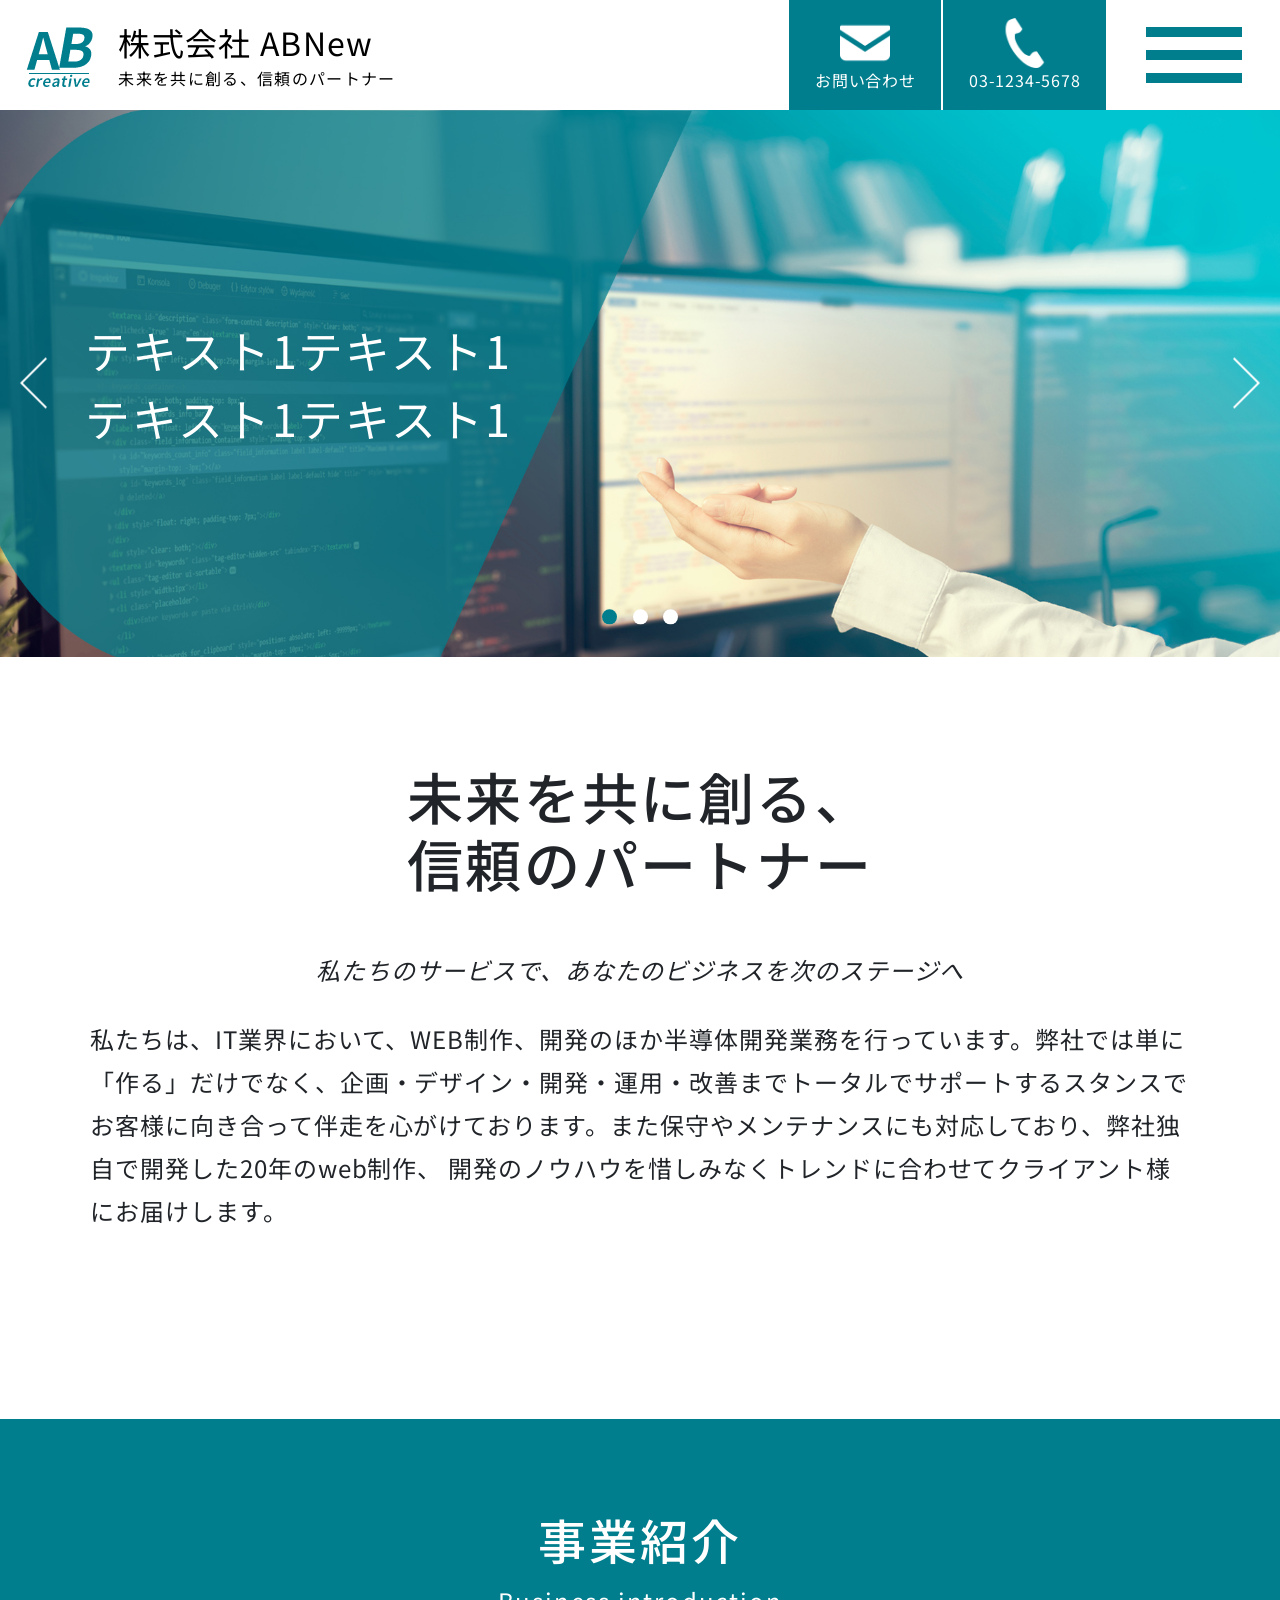
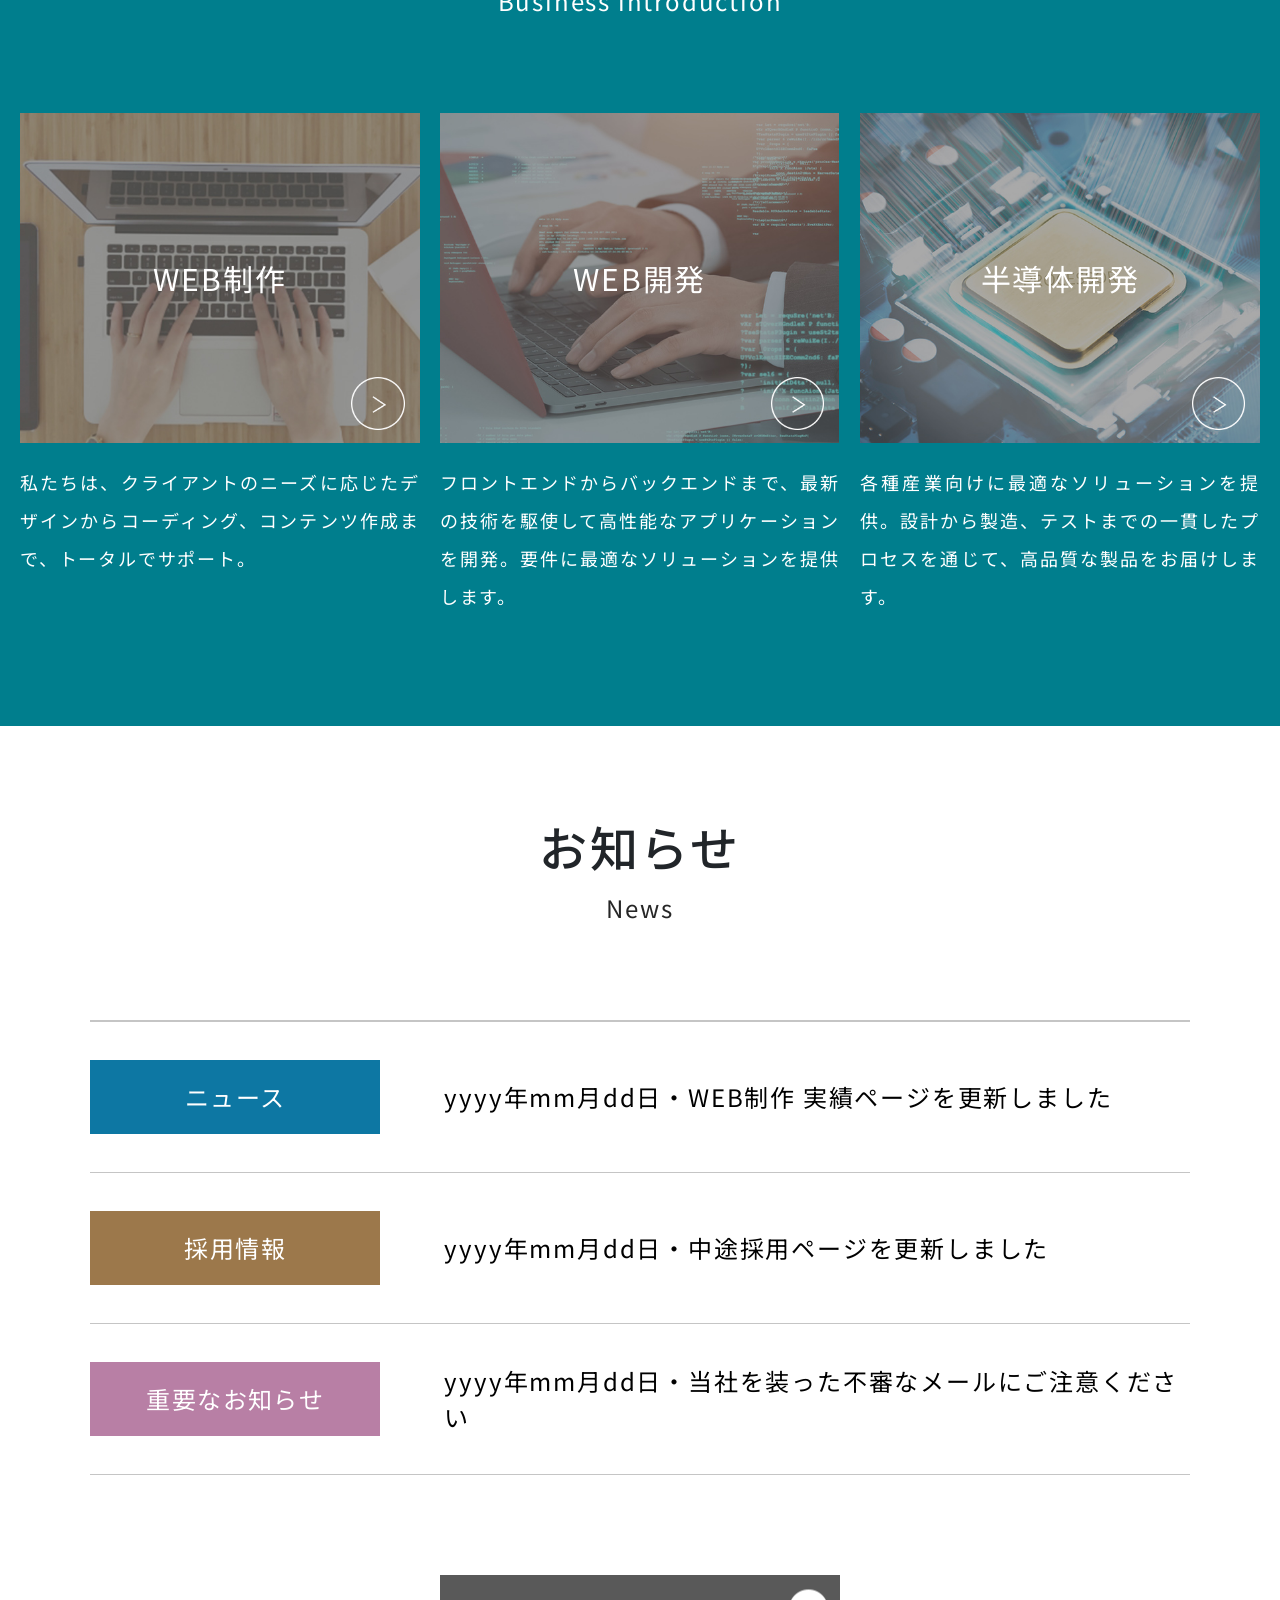
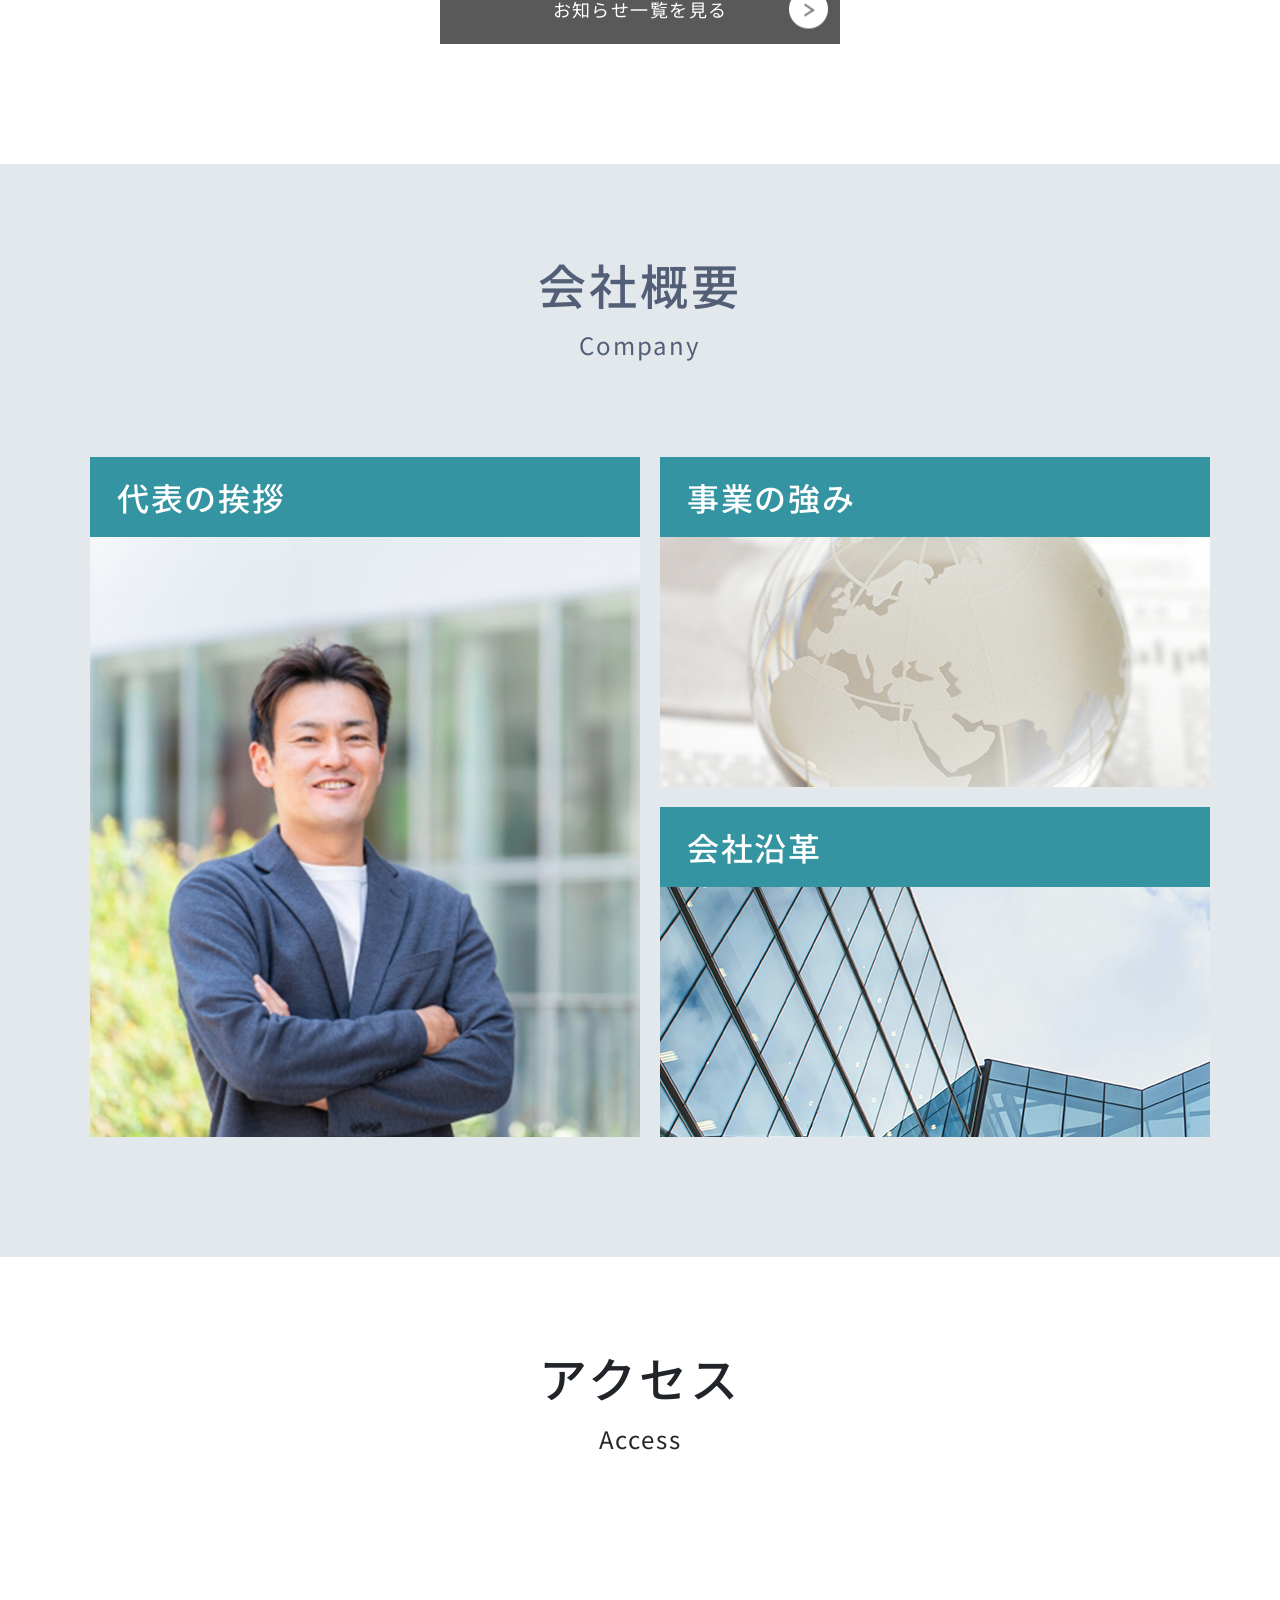
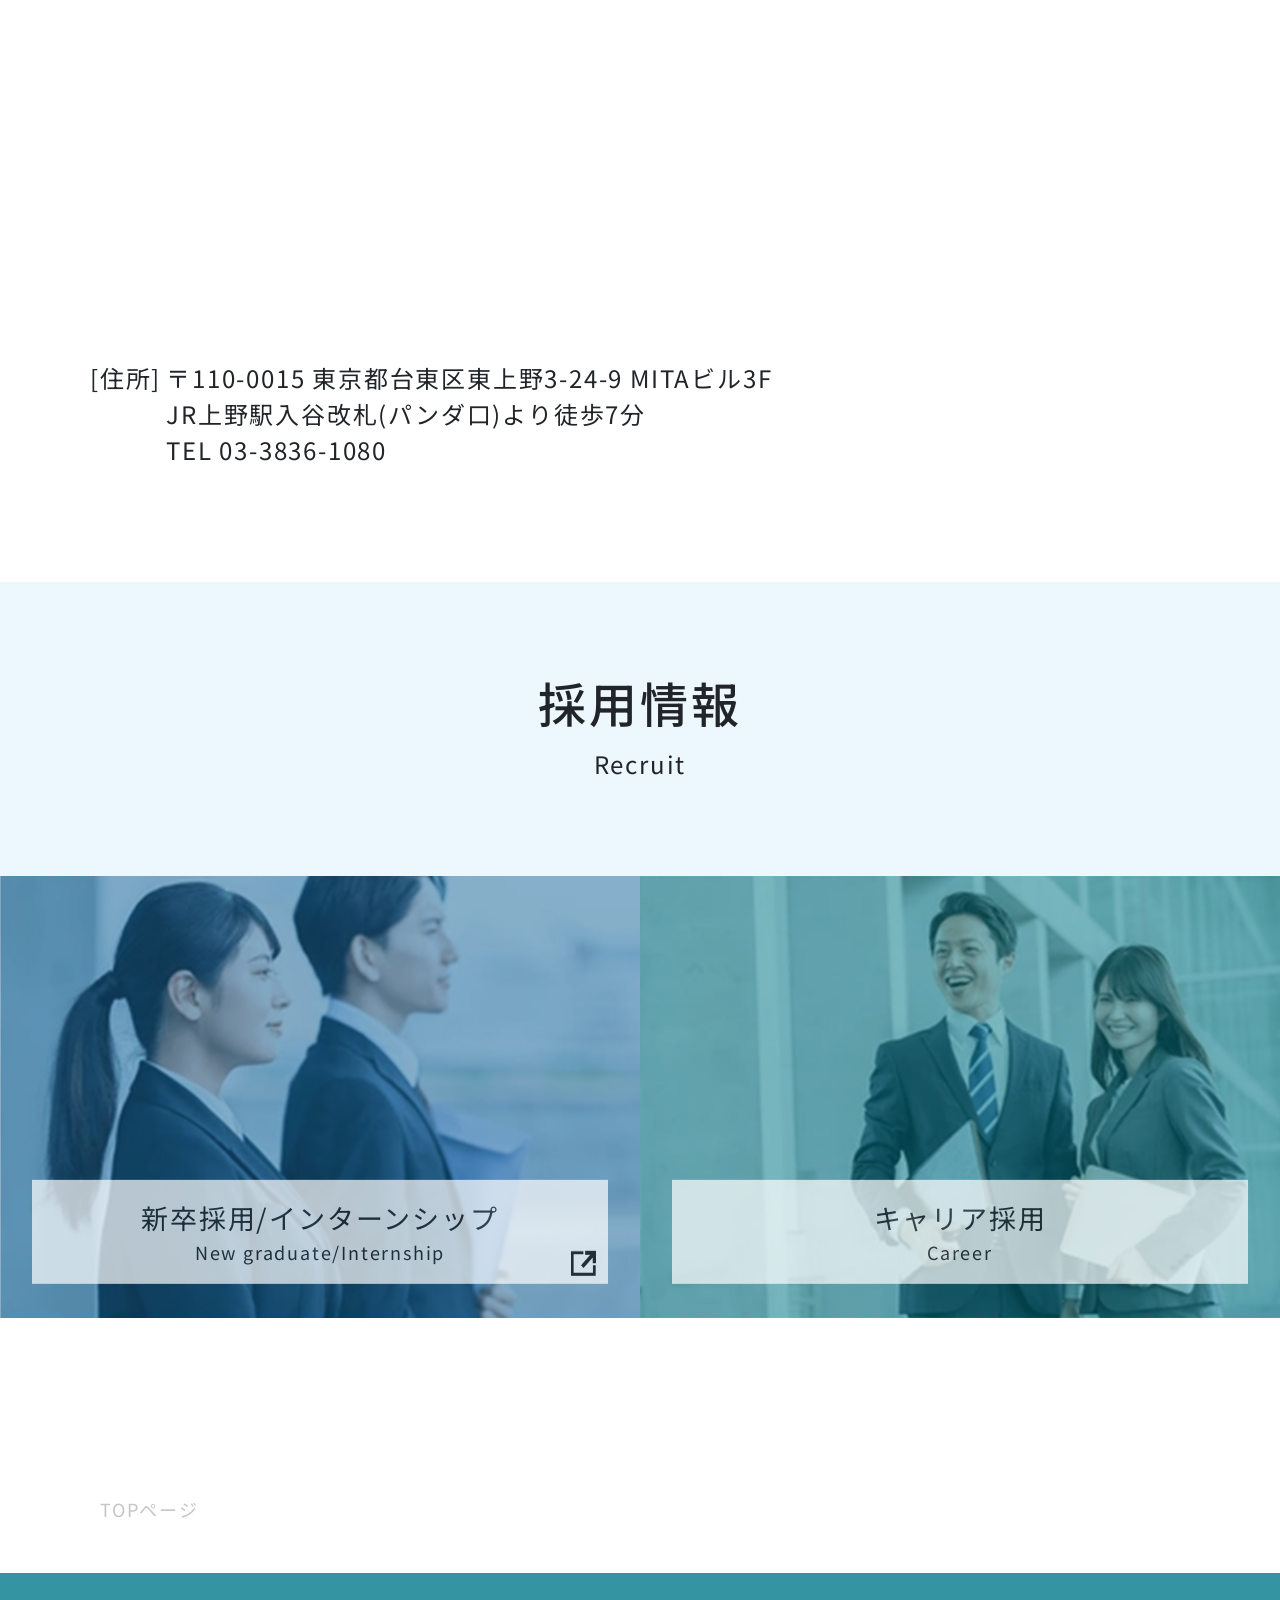
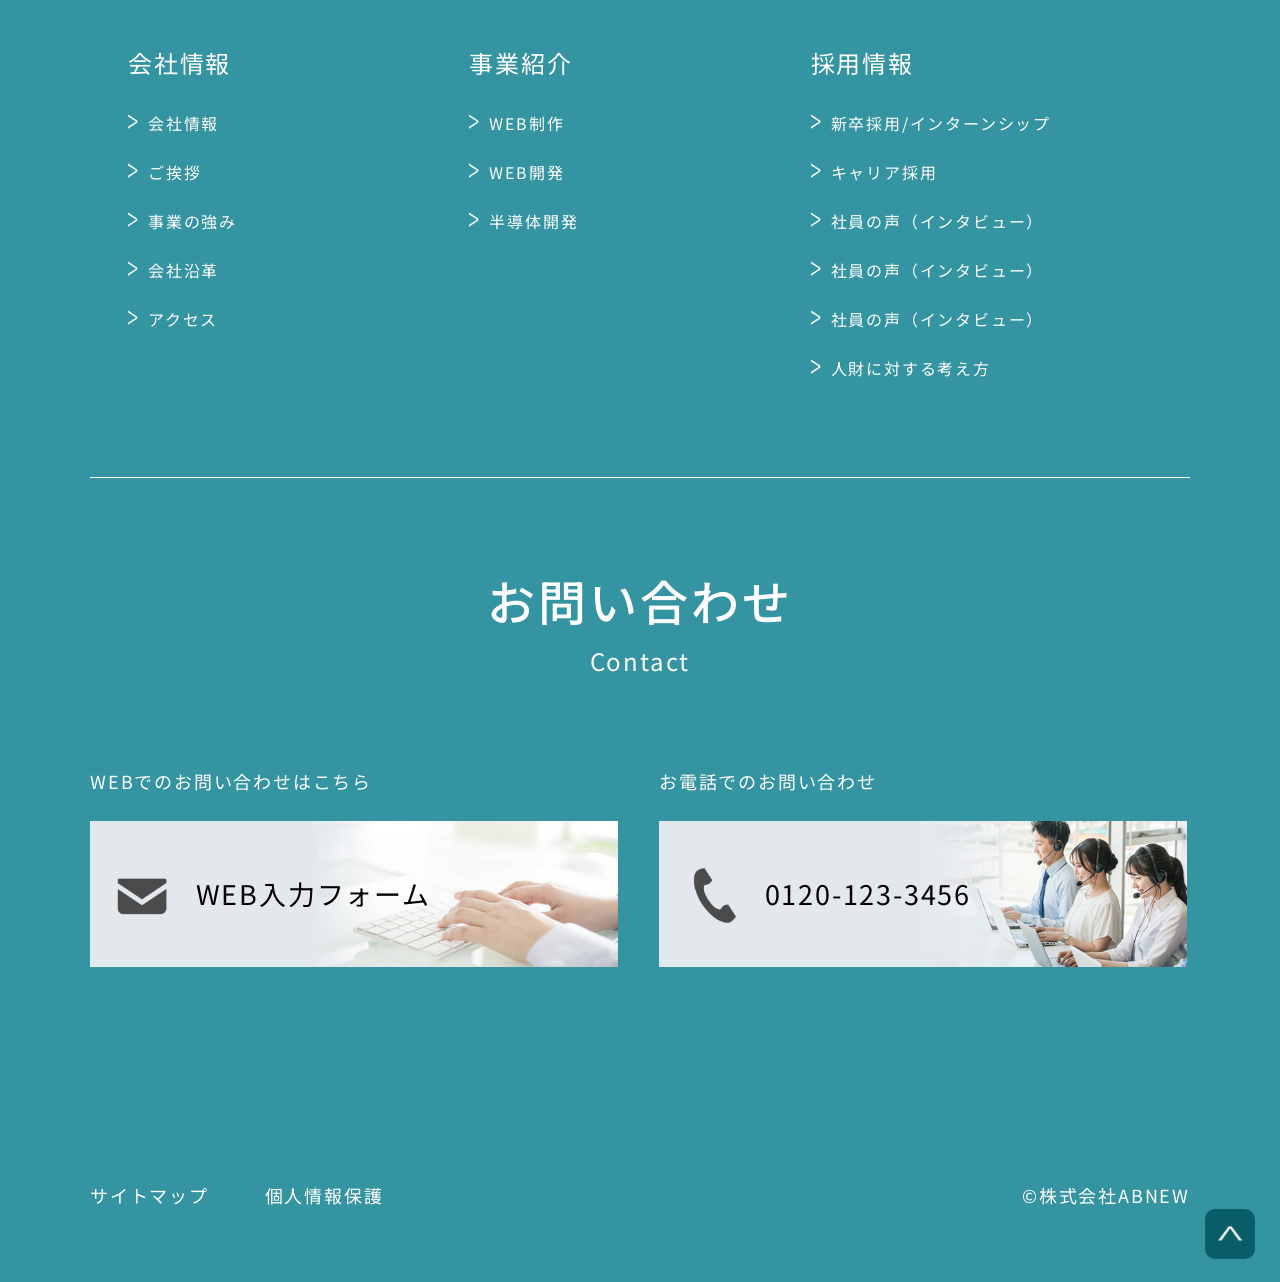
<file: index.html>
<!DOCTYPE html>
<html lang="ja">

<head>
    <title>開発業界の未来を共に創る、信頼のパートナー|株式会社ABNEW</title>
    <meta charset="UTF-8">
    <meta name="viewport" content="width=device-width, initial-scale=1">
    <meta name="description" content="私たちは、IT業界において、WEB制作、開発のほか、半導体開発業務を行っています。">
    <meta property="og:title" content="株式会社ABNEW">
    <meta property="og:description" content="株式会社ABNEWは、IT業界において、WEB制作、開発のほか、半導体開発業務を行っています。">
    <meta property="og:url" content="https://scloud2023.cloudfree.jp/template_site/corporate/">
    <meta property="og:type" content="website" />
    <meta property="og:site_name" content="株式会社ABNEW">
    <meta property="og:image" content="images/OGP/ogp_01.jpg">
    <meta name="google-site-verification" content="to6gtH_FfYOAQ3Y9ng85NGdRzVtgx_yG7GrVNRBw8ZA" />
    <link rel="canonical" href="https://scloud2023.cloudfree.jp/template_site/corporate/">
    <!-- font -->
    <link rel="preconnect" href="https://fonts.googleapis.com">
    <link rel="preconnect" href="https://fonts.gstatic.com" crossorigin>
    <link
        href="https://fonts.googleapis.com/css2?family=Kosugi+Maru&family=Noto+Sans+JP:wght@100..900&family=Noto+Serif:ital,wght@0,100..900;1,100..900&display=swap"
        rel="stylesheet">
    <!-- bootstrap -->
    <link href="https://cdn.jsdelivr.net/npm/bootstrap@5.3.3/dist/css/bootstrap.min.css" rel="stylesheet"
        integrity="sha384-QWTKZyjpPEjISv5WaRU9OFeRpok6YctnYmDr5pNlyT2bRjXh0JMhjY6hW+ALEwIH" crossorigin="anonymous">
    <script src="https://cdn.jsdelivr.net/npm/bootstrap@5.3.3/dist/js/bootstrap.bundle.min.js"
        integrity="sha384-YvpcrYf0tY3lHB60NNkmXc5s9fDVZLESaAA55NDzOxhy9GkcIdslK1eN7N6jIeHz"
        crossorigin="anonymous"></script>
    <!-- css -->
    <link rel="stylesheet" type="text/css" href="./css/style.css">
    <link rel="preload" href="images/pc/top.jpg" as="image">
    <link rel="preload" href="images/sp/top_img_1.jpg" as="image">
    <!-- Google tag (gtag.js) -->
    <script async src="https://www.googletagmanager.com/gtag/js?id=G-SBBC99KEL9"></script>
    <script> window.dataLayer = window.dataLayer || []; function gtag() { dataLayer.push(arguments); } gtag('js', new Date()); gtag('config', 'G-SBBC99KEL9'); </script>
    <!-- Google Tag Manager -->
    <script>(function (w, d, s, l, i) {
            w[l] = w[l] || []; w[l].push({
                'gtm.start':
                    new Date().getTime(), event: 'gtm.js'
            }); var f = d.getElementsByTagName(s)[0],
                j = d.createElement(s), dl = l != 'dataLayer' ? '&l=' + l : ''; j.async = true; j.src =
                    'https://www.googletagmanager.com/gtm.js?id=' + i + dl; f.parentNode.insertBefore(j, f);
        })(window, document, 'script', 'dataLayer', 'GTM-MZVBRGT6');</script>
    <!-- End Google Tag Manager -->
</head>

<body>
    <!-- Google Tag Manager (noscript) -->
    <noscript><iframe src="https://www.googletagmanager.com/ns.html?id=GTM-MZVBRGT6" height="0" width="0"
            style="display:none; visibility:hidden"></iframe></noscript>
    <!-- End Google Tag Manager (noscript) -->
    <header class="header-top">
        <div class="header-left">
            <div class="header_logo">
                <a href="./">
                    <img src="images/pc/logo.svg" alt="株式会社ABNEWロゴ画像">
                </a>
            </div>
            <div class="header_title">
                <a href="./">
                    <p class="font-32">株式会社 ABNew</p>
                    <p class="font-16">未来を共に創る、信頼のパートナー</p>
                </a>
            </div>
        </div>
        <div class="header-right">
            <address class="header_contact">
                <a href="mailto:abnew@co.jp" aria-label="Contact via email">
                    <img src="images/pc/mail_icon.svg" alt="メールアイコン画像">
                    <p>お問い合わせ</p>
                </a>
            </address>
            <address class="header_contact">
                <a href="tel:0312345678" aria-label="Call 03-1234-5678">
                    <img src="images/pc/tel_icon.svg" alt="電話のアイコン画像">
                    <p>03-1234-5678</p>
                </a>
            </address>
            <div class="hamburger" aria-label="Open or Close menu">
                <span></span>
                <span></span>
                <span></span>
            </div>
            <nav class="nav-menu" aria-label="Main Navigation">
                <ul>
                    <li>
                        <div class="nav-title">
                            <a href="company/">
                                <p>会社情報</p>
                            </a>
                        </div>
                        <ul class="sub-menu">
                            <li><a href="company/">会社情報</a></li>
                            <li><a href="company/message.html">ご挨拶</a></li>
                            <li><a href="company/features.html">事業の強み</a></li>
                            <li><a href="company/history.html">会社沿革</a></li>
                            <li><a href="company/access.html">アクセス</a></li>
                        </ul>
                    </li>
                    <li>
                        <div class="nav-title">
                            <a href="business/">
                                <p>事業紹介</p>
                            </a>
                        </div>
                        <ul class="sub-menu">
                            <li><a href="business/#web-create">WEB制作</a></li>
                            <li><a href="business/#web-develop">WEB開発</a></li>
                            <li><a href="business/#semiconductor">半導体開発</a></li>
                        </ul>
                    </li>
                    <li>
                        <div class="nav-title">
                            <a href="recruit/">
                                <p>採用情報</p>
                            </a>
                        </div>
                        <ul class="sub-menu">
                            <li><a href="recruit/new-graduate.html">新卒採用/インターンシップ</a></li>
                            <li><a href="recruit/mid-career-recruitment.html">キャリア採用</a></li>
                            <li><a href="recruit/voice-1.html">社員の声（インタビュー）</a></li>
                            <li><a href="recruit/voice-2.html">社員の声（インタビュー）</a></li>
                            <li><a href="recruit/voice-3.html">社員の声（インタビュー）</a></li>
                            <li><a href="recruit/thinking.html">人財に対する考え方</a></li>
                        </ul>
                    </li>
                    <li>
                        <div class="nav-title">
                            <a href="inquiry/contact.html">
                                <p>お問い合わせ</p>
                            </a>
                        </div>
                        <ul class="sub-menu">
                            <li><a href="mailto:abnew@co.jp">メールでのお問い合わせ</a></li>
                            <li><a href="tel:0312345678">お電話でお問い合わせ</a></li>
                        </ul>
                    </li>
                </ul>
                <footer class="nav-copy-right">
                    <p>🄫株式会社ABNEW</p>
                </footer>
            </nav>

            <nav class="nav-menu-sp" aria-label="Main Navigation">
                <ul class="menu-sp">
                    <p class="menu-sp-title">MENU</p>
                    <li class="menu-sp-header">
                        <div class="sub-nav-title">
                            <p>
                                <a href="company/">会社情報</a>
                            </p>
                            <img src="images/sp/arrow_text_bk.png" alt="矢印アイコン画像">
                        </div>
                        <ul class="sub-menu-sp">
                            <li><a href="company/">会社情報</a></li>
                            <li><a href="company/message.html">ご挨拶</a></li>
                            <li><a href="company/features.html">事業の強み</a></li>
                            <li><a href="company/history.html">会社沿革</a></li>
                            <li><a href="company/access.html">アクセス</a></li>
                        </ul>
                    </li>
                    <li class="menu-sp-header">
                        <div class="sub-nav-title">
                            <p>
                                <a href="business/">事業紹介</a>
                            </p>
                            <img src="images/sp/arrow_text_bk.png" alt="矢印アイコン画像">
                        </div>
                        <ul class="sub-menu-sp">
                            <li><a href="business/#web-create">WEB制作</a></li>
                            <li><a href="business/#web-develop">WEB開発</a></li>
                            <li><a href="business/#semiconductor">半導体開発</a></li>
                        </ul>
                    </li>
                    <li class="menu-sp-header">
                        <div class="sub-nav-title">
                            <p>
                                <a href="recruit/">採用情報</a>
                            </p>
                            <img src="images/sp/arrow_text_bk.png" alt="矢印アイコン画像">
                        </div>
                        <ul class="sub-menu-sp">
                            <li><a href="recruit/new-graduate.html">新卒採用/インターンシップ</a></li>
                            <li><a href="recruit/mid-career-recruitment.html">キャリア採用</a></li>
                            <li><a href="recruit/voice-1.html">社員の声（インタビュー）</a></li>
                            <li><a href="recruit/voice-2.html">社員の声（インタビュー）</a></li>
                            <li><a href="recruit/voice-3.html">社員の声（インタビュー）</a></li>
                            <li><a href="recruit/thinking.html">人財に対する考え方</a></li>
                        </ul>
                    </li>
                    <li class="menu-sp-header">
                        <div class="sub-nav-title">
                            <p>
                                <a href="inquiry/contact.html">お問い合わせ</a>
                            </p>
                            <img src="images/sp/arrow_text_bk.png" alt="矢印アイコン画像">
                        </div>
                        <ul class="sub-menu-sp">
                            <li><a href="mailto:abnew@co.jp">メールでのお問い合わせ</a></li>
                            <li><a href="tel:0312345678">お電話でお問い合わせ</a></li>
                        </ul>
                    </li>
                </ul>
                <footer class="nav-copy-right">
                    <p>🄫株式会社ABNEW</p>
                </footer>
            </nav>
        </div>
    </header>
    <main>
        <section aria-labelledby="slideshow-heading">
            <div class="slideshow" id="slideshow">
                <!-- Slider 1 -->
                <figure class="slide">
                    <a href="#">
                        <img src="images/pc/top.jpg" alt="テキスト１のイメージ画像" class="reponsive-slide-1">
                        <p>テキスト1テキスト1<br>テキスト1テキスト1</p>
                    </a>
                </figure>
                <!-- Slider 2 -->
                <figure class="slide">
                    <a href="#">
                        <img src="images/pc/top_02.jpg" alt="テキスト2のイメージ画像" class="reponsive-slide-2">
                        <p class="slide-text-right">テキスト2テキスト2<br>テキスト2テキスト2</p>
                    </a>
                </figure>
                <!-- Slider 3 -->
                <figure class="slide">
                    <a href="#">
                        <img src="images/pc/top_03.jpg" alt="テキスト3のイメージ画像" class="reponsive-slide-3">
                        <p>テキスト3テキスト3<br>テキスト3テキスト3</p>
                    </a>
                </figure>
                <button class="prev" aria-label="Previous Slide">
                    <img src="images/pc/prev_arrow.png" alt="前への矢印のアイコン画像">
                </button>
                <button class="next" aria-label="Next Slide">
                    <img src="images/pc/next_arrow.png" alt="次への矢印のアイコン画像">
                </button>
                <div class="dots" id="dots">
                    <span class="dot"></span>
                    <span class="dot"></span>
                    <span class="dot"></span>
                </div>
            </div>
        </section>
        <article aria-labelledby="partner-heading">
            <div class="partner">
                <section class="partner-header">
                    <h1 class="animated-underline">未来を共に創る、<span class="break"></span>信頼のパートナー</h1>
                    <p class="partner-quote">私たちのサービスで、あなたのビジネスを次のステージへ</p>
                </section>
                <section>
                    <p>私たちは、IT業界において、WEB制作、開発のほか半導体開発業務を行っています。弊社では単に「作る」だけでなく、企画・デザイン・開発・運用・改善までトータルでサポートするスタンスでお客様に向き合って伴走を心がけております。また保守やメンテナンスにも対応しており、弊社独自で開発した20年のweb制作、
                        開発のノウハウを惜しみなくトレンドに合わせてクライアント様にお届けします。
                    </p>
                </section>
            </div>
            <div class="partner-sp">
                <section class="partner-header sp">
                    <h1 class="animated-underline">未来を共に創る、<br>信頼のパートナー</h1>
                    <p class="partner-sp-tip">私たちは、IT業界において、WEB制作、<span class="break"></span>
                        開発のほか半導体開発業務を行っています。</p>
                </section>
                <section>
                    <p class="partner-sp-content">
                        弊社では単に「作る」だけでなく、企画・デザイン・開発・運用・改善までトータルでサポートするスタンスでお客様に向き合って伴走を心がけております。
                        また保守やメンテナンスにも対応しており、弊社独自で開発した20年のweb制作、開発のノウハウを惜しみなくトレンドに合わせてクライアント様にお届けします。
                    </p>
                </section>
            </div>
        </article>
        <article aria-labelledby="business-heading">
            <div class="business-introduction">
                <header>
                    <h2 class="animated-underline white">事業紹介</h2>
                    <p class="font-24">Business introduction</p>
                </header>
                <nav class="business-wrap">
                    <ul class="business-detail">
                        <li class="business-content">
                            <article>
                                <section class="content-group">
                                    <a href="business/#web-create" aria-label="Learn more about Web Production">
                                        <img src="images/pc/cate_img_01.jpg" alt="WEB制作のイメージ画像" />
                                        <p>WEB制作</p>
                                        <img class="arrow-img" src="images/pc/circle_btn.png" alt="矢印丸のアイコン画像" />
                                    </a>
                                </section>
                                <section>
                                    <p>私たちは、クライアントのニーズに応じたデザインからコーディング、コンテンツ作成まで、トータルでサポート。</p>
                                </section>
                            </article>
                        </li>
                        <li class="business-content">
                            <article>
                                <section class="content-group">
                                    <a href="business/#web-develop" aria-label="Learn more about Web Development">
                                        <img src="images/pc/cate_img_02.jpg" alt="WEB開発のイメージ画像" />
                                        <p>WEB開発</p>
                                        <img class="arrow-img" src="images/pc/circle_btn.png" alt="矢印丸のアイコン画像" />
                                    </a>
                                </section>
                                <section>
                                    <p>
                                        フロントエンドからバックエンドまで、最新の技術を駆使して高性能なアプリケーションを開発。要件に最適なソリューションを提供します。</p>
                                </section>
                            </article>
                        </li>
                        <li class="business-content">
                            <article>
                                <section class="content-group">
                                    <a href="business/#semiconductor"
                                        aria-label="Lean more about Semiconductor Development">
                                        <img src="images/pc/cate_img_03.jpg" alt="半導体開発のイメージ画像" />
                                        <p>半導体開発</p>
                                        <img class="arrow-img" src="images/pc/circle_btn.png" alt="矢印丸のアイコン画像" />
                                    </a>
                                </section>
                                <section>
                                    <p>
                                        各種産業向けに最適なソリューションを提供。設計から製造、テストまでの一貫したプロセスを通じて、高品質な製品をお届けします。</p>
                                </section>
                            </article>
                        </li>
                    </ul>
                </nav>
            </div>
        </article>
        <article aria-labelledby="notice-heading">
            <div class="notice">
                <header class="notice-header">
                    <h2 class="animated-underline">お知らせ</h2>
                    <p class="font-24 gray">News</p>
                </header>
                <section class="notice-wrap">
                    <article class="notice-content">
                        <section class="notice-news">
                            <p>ニュース</p>
                        </section>
                        <section class="notice-div">
                            <a href="news/news-1.html">
                                <p>yyyy年mm月dd日<span class="break-1"></span>・WEB制作 実績ページを更新しました</p>
                            </a>
                        </section>
                    </article>
                    <article class="notice-content">
                        <section class="notice-recuit">
                            <p>採用情報</p>
                        </section>
                        <section class="notice-div">
                            <a href="news/news-2.html">
                                <p>yyyy年mm月dd日<span class="break-1"></span>・中途採用ページを更新しました</p>
                            </a>
                        </section>
                    </article>
                    <article class="notice-content">
                        <section class="notice-important">
                            <p>重要なお知らせ</p>
                        </section>
                        <section class="notice-div">
                            <a href="news/news-3.html">
                                <p> yyyy年mm月dd日<span class="break-1"></span>・当社を装った不審なメールにご注意ください</p>
                            </a>
                        </section>
                    </article>
                </section>
                <section class="button-submit">
                    <a href="news/" aria-label="View all notices">
                        <p>お知らせ一覧を見る</p>
                        <img src="images/pc/btn_news.png" alt="矢印丸のアイコン画像">
                    </a>
                </section>
            </div>
        </article>
        <article aria-labelledby="company-heading">
            <div class="company-overview">
                <header>
                    <h2 class="animated-underline purple">会社概要</h2>
                    <p class="font-24">Company</p>
                </header>
                <div class="company-wrap">
                    <section class="company-left">
                        <article class="company-content">
                            <section class="company-title">
                                <h3>代表の挨拶</h3>
                            </section>
                            <section class="company-img">
                                <a href="company/message.html">
                                    <img src="images/pc/info.jpg" alt="代表の挨拶のイメージ画像">
                                </a>
                            </section>
                        </article>
                    </section>
                    <section class="company-right">
                        <article class="company-content ">
                            <section class="company-title">
                                <h3>事業の強み</h3>
                            </section>
                            <section class="company-img right ">
                                <a href="company/features.html">
                                    <img src="images/pc/company_02.jpg" alt="事業の強みのイメージ画像">
                                </a>
                            </section>
                        </article>
                        <article class="company-content ">
                            <section class="company-title">
                                <h3>会社沿革</h3>
                            </section>
                            <section class="company-img right">
                                <a href="company/history.html">
                                    <img src="images/pc/company_03.jpg" alt="会社沿革のイメージ画像">
                                </a>
                            </section>
                        </article>
                    </section>
                </div>
            </div>
        </article>
        <article aria-labelledby="access-heading">
            <div class="access">
                <header>
                    <h2 class="animated-underline">アクセス</h2>
                    <p class="font-24 gray">Access</p>
                </header>
                <div class="access-wrap">
                    <!-- Google Maps Embed -->
                    <figure>
                        <iframe
                            src="https://www.google.com/maps/embed?pb=!1m18!1m12!1m3!1d1178.960682536565!2d139.77929883215938!3d35.70962233791432!2m3!1f0!2f0!3f0!3m2!1i1024!2i768!4f13.1!3m3!1m2!1s0x60188e98edaa35f9%3A0xcfe45b2a7f0ce9a4!2z44CSMTEwLTAwMTUg5p2x5Lqs6YO95Y-w5p2x5Yy65p2x5LiK6YeO77yT5LiB55uu77yS77yU4oiS77yZIE1pdGHjg5Pjg6s!5e0!3m2!1sja!2sjp!4v1743749420074!5m2!1sja!2sjp"
                            width="600" height="450" style="border:0;" allowfullscreen="" loading="lazy"
                            referrerpolicy="no-referrer-when-downgrade"></iframe>
                    </figure>
                    <address class="access-container">
                        <div class="address-left">
                            <p>[住所]</p>
                        </div>
                        <div class="address-right">
                            <p>〒110-0015 東京都台東区東上野<span class="break-2"></span>3-24-9 MITAビル3F<br>
                                JR上野駅入谷改札(パンダ口)より<span class="break-2"></span>徒歩7分<br>
                                TEL 03-3836-1080</p>
                        </div>

                    </address>
                </div>
            </div>
        </article>
        <article aria-labelledby="recruit-heading">
            <div class="recruit-overview">
                <header class="recruit-header">
                    <h2 class="animated-underline purple">採用情報</h2>
                    <p class="font-24">Recruit</p>
                </header>
                <div class="recruit-wrap">
                    <article class="recruit-div">
                        <figure class="recruit-img">
                            <a href="recruit/new-graduate.html">
                                <img src="images/pc/recruit_01.jpg" alt="新卒採用/インターンシップのイメージ画像">
                            </a>
                        </figure>
                        <div class="recruit-title">
                            <p class="recruit_underline font-32">新卒採用/インターンシップ</p>
                            <p class="font-25">New graduate/Internship</p>
                            <a href="recruit/new-graduate.html">
                                <img src="images/pc/link_window.png" alt="詳しく見るのアイコン画像">
                            </a>
                        </div>
                    </article>
                    <article class="recruit-div">
                        <figure class="recruit-img">
                            <a href="recruit/mid-career-recruitment.html">
                                <img src="images/pc/recruit_02.jpg" alt="キャリア採用のイメージ画像">
                            </a>
                        </figure>
                        <div class="recruit-title">
                            <p class="recruit_underline font-32">キャリア採用</p>
                            <p class="font-25">Career</p>
                        </div>
                    </article>
                </div>
            </div>
        </article>
    </main>
    <footer>
        <div class="footer-container">
            <section class="top-line">
                <nav aria-label="breadcrumb">
                    <ul class="breadcrumb">
                        <li><a href="./">TOPページ</a></li>
                    </ul>
                </nav>
            </section>
            <!-- Recruit Information -->
            <nav aria-label="Recruit Information" class="recruit-section">
                <section class="recruit-list-content">
                    <a href="company/">
                        <p>会社情報</p>
                    </a>
                    <ul>
                        <li><a href="company/">会社情報</a></li>
                        <li><a href="company/message.html">ご挨拶</a></li>
                        <li><a href="company/features.html">事業の強み</a></li>
                        <li><a href="company/history.html">会社沿革</a></li>
                        <li><a href="company/access.html">アクセス</a></li>
                    </ul>
                </section>
                <section class="recruit-list-content">
                    <a href="business/">
                        <p>事業紹介</p>
                    </a>
                    <ul>
                        <li><a href="business/#web-create">WEB制作</a></li>
                        <li><a href="business/#web-develop">WEB開発</a></li>
                        <li><a href="business/#semiconductor">半導体開発</a></li>
                    </ul>
                </section>
                <section class="recruit-list-content">
                    <a href="recruit/">
                        <p>採用情報</p>
                    </a>
                    <ul>
                        <li><a href="recruit/new-graduate.html">新卒採用/インターンシップ</a></li>
                        <li><a href="recruit/mid-career-recruitment.html">キャリア採用</a></li>
                        <li><a href="recruit/voice-1.html">社員の声（インタビュー）</a></li>
                        <li><a href="recruit/voice-2.html">社員の声（インタビュー）</a></li>
                        <li><a href="recruit/voice-3.html">社員の声（インタビュー）</a></li>
                        <li><a href="recruit/thinking.html">人財に対する考え方</a></li>
                    </ul>
                </section>
            </nav>
            <div class="line-white"></div>
            <!-- Contact Section -->
            <section aria-labelledby="contact-heading" class="contact">
                <header>
                    <div class="line-white"></div>
                    <h2 id="contact-heading" class="animated-underline white">お問い合わせ</h2>
                    <p class="font-24">Contact</p>
                </header>
                <div class="contact-wrap">
                    <article class="contact-content">
                        <a href="mailto:abnew@co.jp">
                            <p>WEBでのお問い合わせはこちら</p>
                        </a>
                        <figure class="contact-img">
                            <a href="mailto:abnew@co.jp">
                                <img src="images/pc/web_bun.jpg" alt="WEBでのお問い合わせのイメージ画像">
                                <p>WEB入力フォーム</p>
                            </a>
                        </figure>
                    </article>
                    <article class="contact-content">
                        <a href="tel:01201233456">
                            <p>お電話でのお問い合わせ</p>
                        </a>
                        <figure class="contact-img">
                            <a href="tel:01201233456">
                                <img src="images/pc/tel_bun.jpg" alt="お電話でのお問い合わせのイメージ画像">
                                <p>0120-123-3456</p>
                            </a>
                        </figure>
                    </article>
                </div>
            </section>
            <!-- Footer Links -->
            <section class="footer-page">
                <div class="footer-left">
                    <a href="sitemap.html">サイトマップ</a>
                    <a href="privacy.html">個人情報保護</a>
                </div>
                <div class="footer-right">
                    <p>©株式会社ABNEW</p>
                </div>
            </section>
        </div>

        <div class="footer-container-sp">
            <section class="top-line">
                <nav aria-label="breadcrumb">
                    <ul class="breadcrumb">
                        <li><a href="./">TOPページ</a></li>
                    </ul>
                </nav>
            </section>
            <!-- Contact Section -->
            <section aria-labelledby="contact-heading" class="contact-section">
                <header class="contact-header">
                    <h2 class="animated-underline white">お問い合わせ</h2>
                    <p class="font-24">Contact</p>
                </header>
                <div class="contact-wrap">
                    <article class="contact-content">
                        <a href="mailto:abnew@co.jp">
                            <p>WEBでのお問い合わせはこちら</p>
                        </a>
                        <figure class="contact-img">
                            <a href="mailto:abnew@co.jp">
                                <img src="images/pc/web_bun.jpg" alt="WEBでのお問い合わせのイメージ画像">
                                <p>WEB入力フォーム</p>
                            </a>
                        </figure>
                    </article>
                    <article class="contact-content">
                        <p>お電話でのお問い合わせ</p>
                        <figure class="contact-img">
                            <a href="tel:01201233456">
                                <img src="images/pc/tel_bun.jpg" alt="お電話でのお問い合わせのイメージ画像">
                                <p>0120-123-3456</p>
                            </a>
                        </figure>
                    </article>
                </div>
            </section>
            <!-- Recruit Information -->
            <nav aria-label="Recruit Information" class="recruit-section">
                <section class="recruit-list-content">
                    <a href="company/">
                        <p>会社情報</p>
                    </a>
                    <ul>
                        <li><a href="company/">会社情報</a></li>
                        <li><a href="company/message.html">ご挨拶</a></li>
                        <li><a href="company/features.html">事業の強み</a></li>
                        <li><a href="company/history.html">会社沿革</a></li>
                        <li><a href="company/access.html">アクセス</a></li>
                    </ul>
                </section>
                <section class="recruit-list-content">
                    <a href="business/">
                        <p>事業紹介</p>
                    </a>
                    <ul>
                        <li><a href="business/#web-create">WEB制作</a></li>
                        <li><a href="business/#web-develop">WEB開発</a></li>
                        <li><a href="business/#semiconductor">半導体開発</a></li>
                    </ul>
                </section>
                <section class="recruit-list-content">
                    <a href="recruit/">
                        <p>採用情報</p>
                    </a>
                    <ul>
                        <li><a href="recruit/new-graduate.html">新卒採用/インターンシップ</a></li>
                        <li><a href="recruit/mid-career-recruitment.html">キャリア採用</a></li>
                        <li><a href="recruit/voice-1.html">社員の声（インタビュー）</a></li>
                        <li><a href="recruit/voice-2.html">社員の声（インタビュー）</a></li>
                        <li><a href="recruit/voice-3.html">社員の声（インタビュー）</a></li>
                        <li><a href="recruit/thinking.html">人財に対する考え方</a></li>
                    </ul>
                </section>
                <section class="recruit-list-content">
                    <a href="inquiry/contact.html">
                        <p>お問い合わせ</p>
                    </a>
                    <ul>
                        <li><a href="mailto:abnew@co.jp">メールでのお問い合わせ</a></li>
                        <li><a href="tel:0312345678">お電話でお問い合わせ</a></li>
                    </ul>
                </section>
            </nav>
            <!-- Footer Links -->
            <section class="footer-page">
                <div class="line-white"></div>
                <div class="footer-left">
                    <a href="sitemap.html">サイトマップ</a>
                    <a href="privacy.html">個人情報保護</a>
                </div>
                <div class="footer-right">
                    <p>©株式会社ABNEW</p>
                </div>
            </section>
        </div>
        <div class="top-page">
            <a href="#">
                <img src="images/pc/arrow_text.png" alt="矢印丸のアイコン画像">
            </a>
        </div>
    </footer>
    <script src="https://cdnjs.cloudflare.com/ajax/libs/jquery/3.7.1/jquery.min.js"></script>
    <script src="./js/style.js"></script>
</body>

</html>
</file>
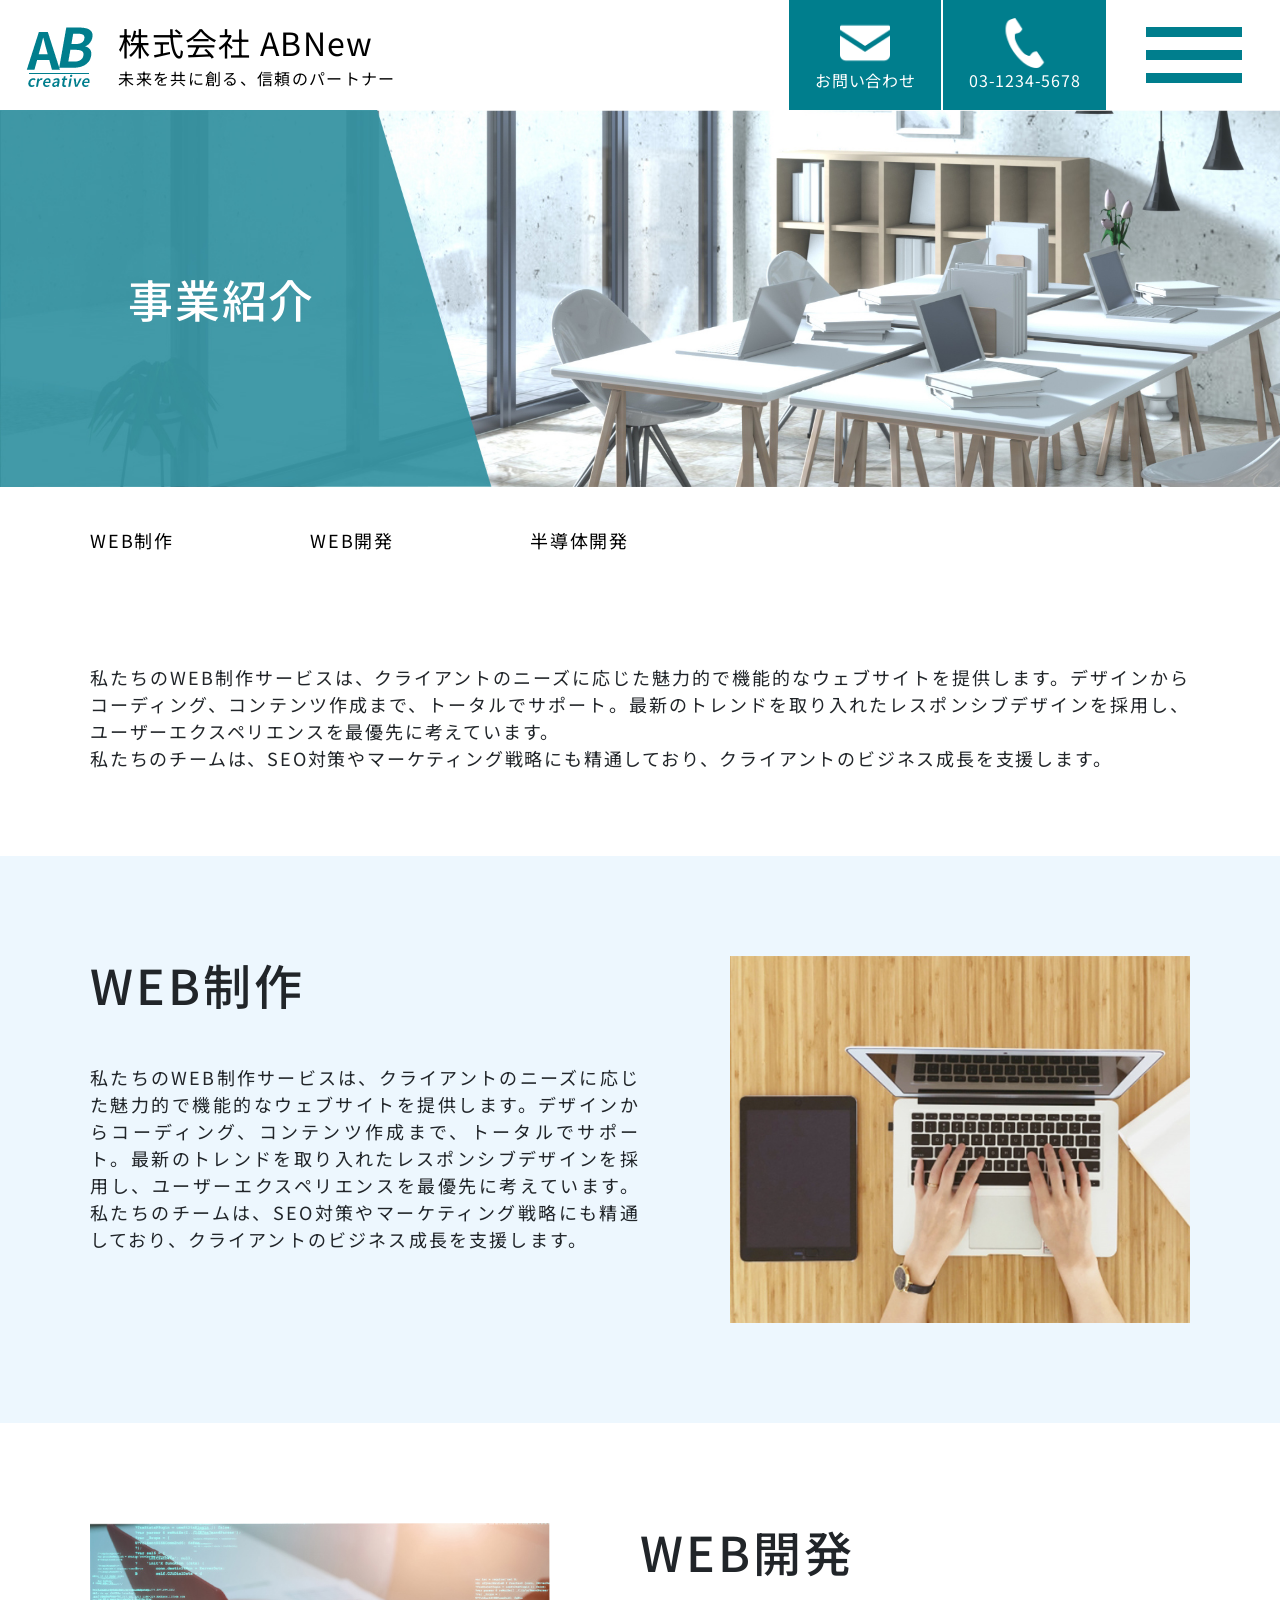
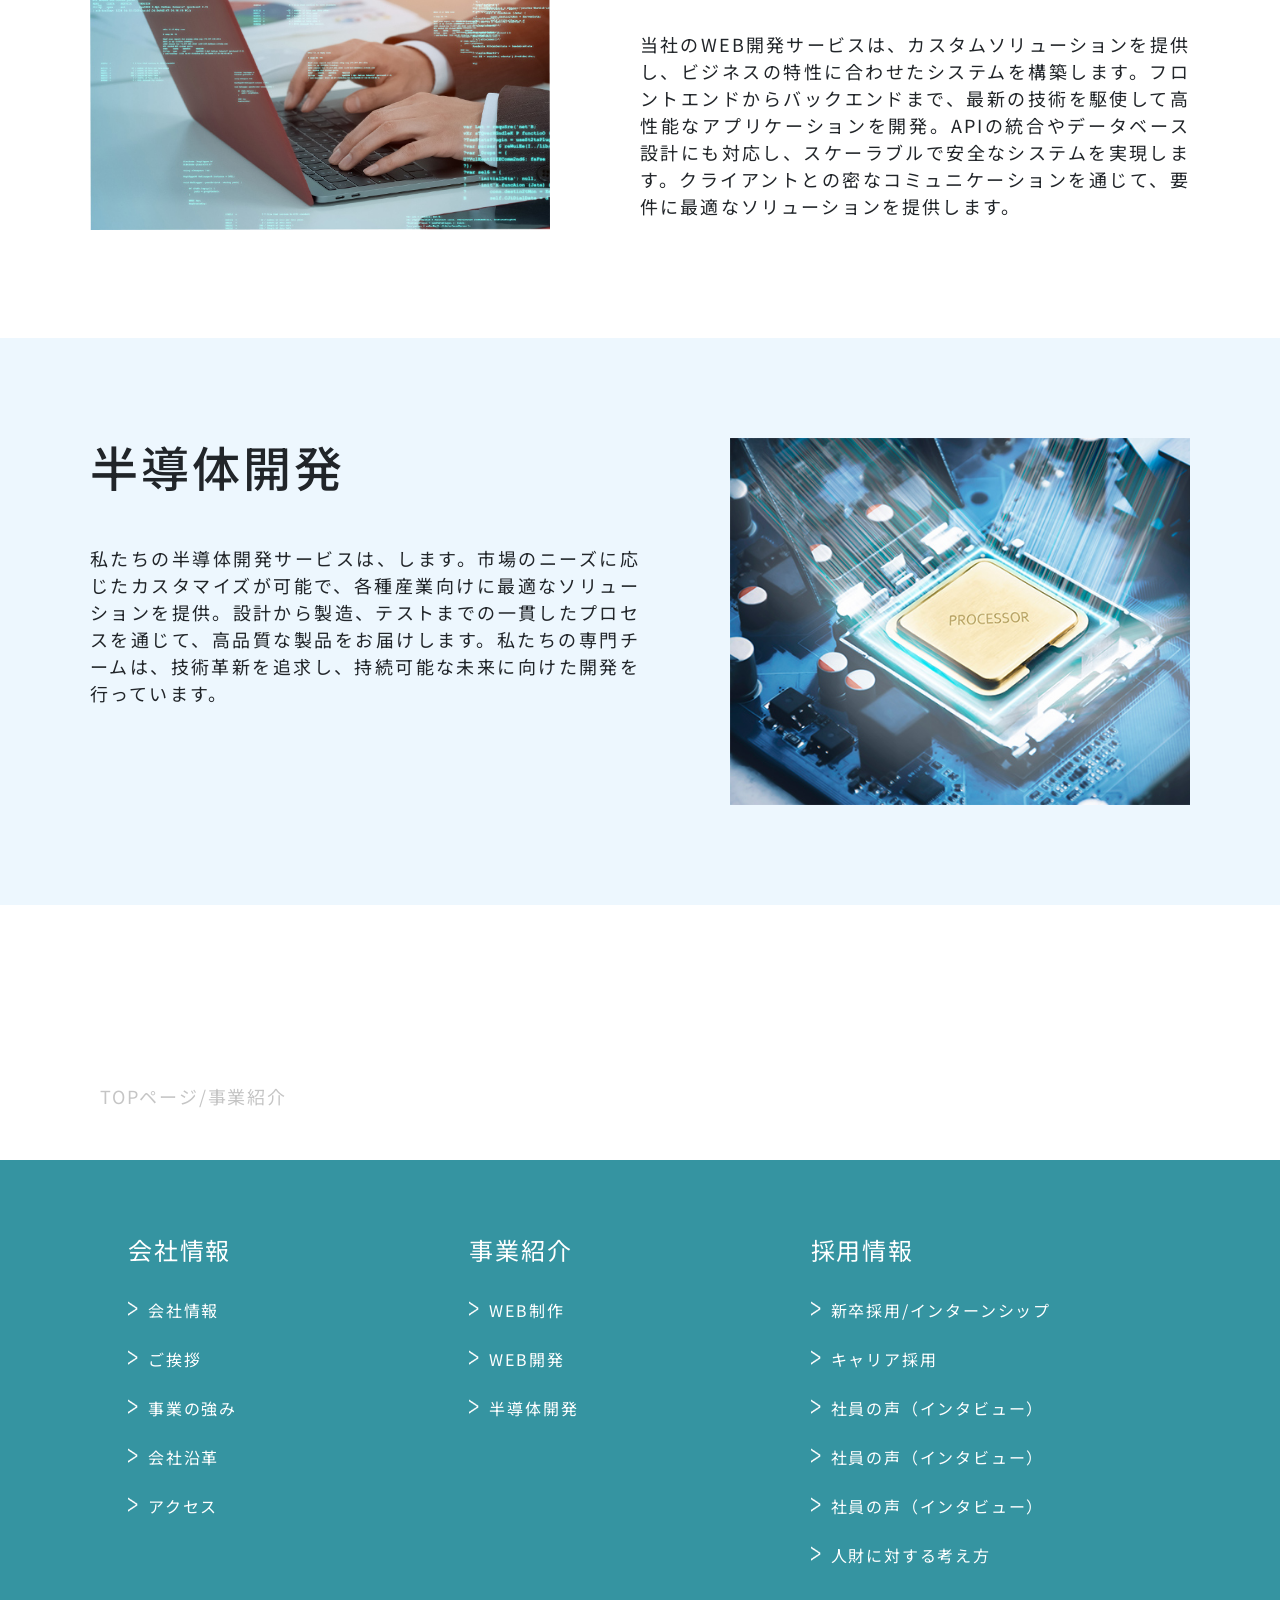
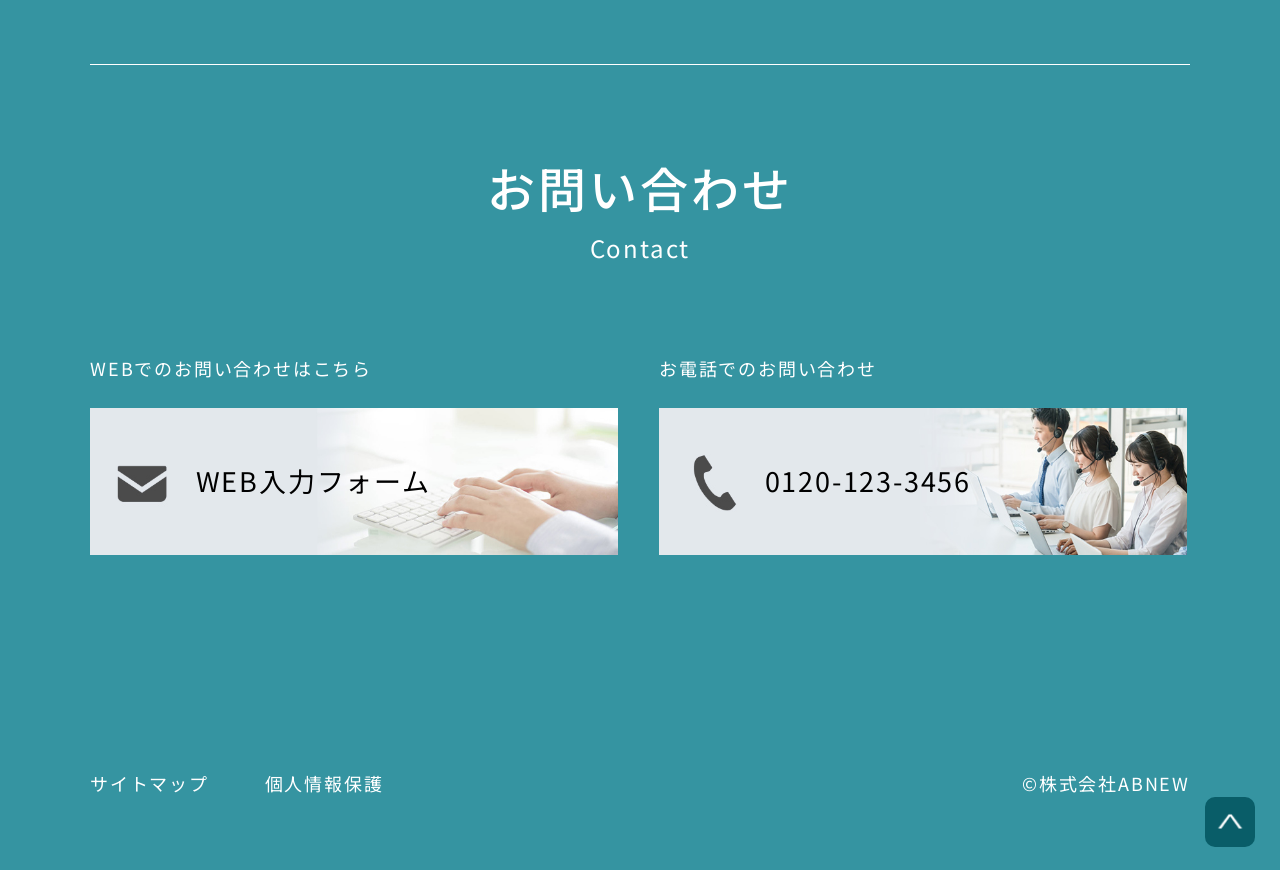
<file: business/index.html>
<!DOCTYPE html>
<html lang="ja">

<head>
    <title>私たちのWEB制作サービスは、魅力的で機能的なウェブサイトを提供｜事業紹介｜株式会社ABNEW</title>
    <meta charset="UTF-8">
    <meta name="viewport" content="width=device-width, initial-scale=1">
    <meta name="description"
        content="最新のトレンドを取り入れたレスポンシブデザインを採用し、UXを最優先に考えています。また、SEO対策やマーケティング戦略にも精通しており、クライアントのビジネス成長を支援します。">
    <meta property="og:title" content="事業紹介｜株式会社ABNEW">
    <meta property="og:description"
        content="最新のトレンドを取り入れたレスポンシブデザインを採用し、UXを最優先に考えています。また、SEO対策やマーケティング戦略にも精通しており、クライアントのビジネス成長を支援します。">
    <meta property="og:url" content="https://scloud2023.cloudfree.jp/template_site/corporate/business/">
    <meta property="og:type" content="website" />
    <meta property="og:site_name" content="株式会社ABNEW">
    <meta property="og:image" content="/common/image/ogp">
    <link rel="canonical" href="https://scloud2023.cloudfree.jp/template_site/corporate/business/">
    <!-- font -->
    <link rel="preconnect" href="https://fonts.googleapis.com">
    <link rel="preconnect" href="https://fonts.gstatic.com" crossorigin>
    <link
        href="https://fonts.googleapis.com/css2?family=Kosugi+Maru&family=Noto+Sans+JP:wght@100..900&family=Noto+Serif:ital,wght@0,100..900;1,100..900&display=swap"
        rel="stylesheet">
    <!-- bootstrap -->
    <link href="https://cdn.jsdelivr.net/npm/bootstrap@5.3.3/dist/css/bootstrap.min.css" rel="stylesheet"
        integrity="sha384-QWTKZyjpPEjISv5WaRU9OFeRpok6YctnYmDr5pNlyT2bRjXh0JMhjY6hW+ALEwIH" crossorigin="anonymous">
    <script src="https://cdn.jsdelivr.net/npm/bootstrap@5.3.3/dist/js/bootstrap.bundle.min.js"
        integrity="sha384-YvpcrYf0tY3lHB60NNkmXc5s9fDVZLESaAA55NDzOxhy9GkcIdslK1eN7N6jIeHz"
        crossorigin="anonymous"></script>
    <!-- css -->
    <link rel="stylesheet" type="text/css" href="../css/style.css">
    <link rel="stylesheet" type="text/css" href="../css/business.css">
    <!-- Google tag (gtag.js) -->
    <script async src="https://www.googletagmanager.com/gtag/js?id=G-SBBC99KEL9"></script>
    <script> window.dataLayer = window.dataLayer || []; function gtag() { dataLayer.push(arguments); } gtag('js', new Date()); gtag('config', 'G-SBBC99KEL9'); </script>
    <!-- Google Tag Manager -->
    <script>(function (w, d, s, l, i) {
            w[l] = w[l] || []; w[l].push({
                'gtm.start':
                    new Date().getTime(), event: 'gtm.js'
            }); var f = d.getElementsByTagName(s)[0],
                j = d.createElement(s), dl = l != 'dataLayer' ? '&l=' + l : ''; j.async = true; j.src =
                    'https://www.googletagmanager.com/gtm.js?id=' + i + dl; f.parentNode.insertBefore(j, f);
        })(window, document, 'script', 'dataLayer', 'GTM-MZVBRGT6');</script>
    <!-- End Google Tag Manager -->
</head>

<body>
    <!-- Google Tag Manager (noscript) -->
    <noscript><iframe src="https://www.googletagmanager.com/ns.html?id=GTM-MZVBRGT6" height="0" width="0"
            style="display:none; visibility:hidden"></iframe></noscript>
    <!-- End Google Tag Manager (noscript) -->
    <header class="header-top">
        <div class="header-left">
            <div class="header_logo">
                <a href="../">
                    <img src="../images/pc/logo.svg" alt="株式会社ABNEWロゴ画像">
                </a>
            </div>
            <div class="header_title">
                <a href="../">
                    <p class="font-32">株式会社 ABNew</p>
                    <p class="font-16">未来を共に創る、信頼のパートナー</p>
                </a>
            </div>
        </div>
        <div class="header-right">
            <address class="header_contact">
                <a href="mailto:abnew@co.jp" aria-label="Contact via email">
                    <img src="../images/pc/mail_icon.svg" alt="メールアイコン画像">
                    <p>お問い合わせ</p>
                </a>
            </address>
            <address class="header_contact">
                <a href="tel:0312345678" aria-label="Call 03-1234-5678">
                    <img src="../images/pc/tel_icon.svg" alt="電話のアイコン画像">
                    <p>03-1234-5678</p>
                </a>
            </address>
            <div class="hamburger" aria-label="Open or Close menu">
                <span></span>
                <span></span>
                <span></span>
            </div>
            <nav class="nav-menu" aria-label="Main Navigation">
                <ul>
                    <li>
                        <div class="nav-title">
                            <a href="../company/">
                                <p>会社情報</p>
                            </a>
                        </div>
                        <ul class="sub-menu">
                            <li><a href="../company/">会社情報</a></li>
                            <li><a href="../company/message.html">ご挨拶</a></li>
                            <li><a href="../company/features.html">事業の強み</a></li>
                            <li><a href="../company/history.html">会社沿革</a></li>
                            <li><a href="../company/access.html">アクセス</a></li>
                        </ul>
                    </li>
                    <li>
                        <div class="nav-title">
                            <a href="../business/">
                                <p>事業紹介</p>
                            </a>
                        </div>
                        <ul class="sub-menu">
                            <li><a href="../business/#web-create">WEB制作</a></li>
                            <li><a href="../business/#web-develop">WEB開発</a></li>
                            <li><a href="../business/#semiconductor">半導体開発</a></li>
                        </ul>
                    </li>
                    <li>
                        <div class="nav-title">
                            <a href="../recruit/">
                                <p>採用情報</p>
                            </a>
                        </div>
                        <ul class="sub-menu">
                            <li><a href="../recruit/new-graduate.html">新卒採用/インターンシップ</a></li>
                            <li><a href="../recruit/mid-career-recruitment.html">キャリア採用</a></li>
                            <li><a href="../recruit/voice-1.html">社員の声（インタビュー）</a></li>
                            <li><a href="../recruit/voice-2.html">社員の声（インタビュー）</a></li>
                            <li><a href="../recruit/voice-3.html">社員の声（インタビュー）</a></li>
                            <li><a href="../recruit/thinking.html">人財に対する考え方</a></li>
                        </ul>
                    </li>
                    <li>
                        <div class="nav-title">
                            <a href="../inquiry/contact.html">
                                <p>お問い合わせ</p>
                            </a>
                        </div>
                        <ul class="sub-menu">
                            <li><a href="mailto:abnew@co.jp">メールでのお問い合わせ</a></li>
                            <li><a href="tel:0312345678">お電話でお問い合わせ</a></li>
                        </ul>
                    </li>
                </ul>
                <footer class="nav-copy-right">
                    <p>🄫株式会社ABNEW</p>
                </footer>
            </nav>

            <nav class="nav-menu-sp" aria-label="Main Navigation">
                <ul class="menu-sp">
                    <p class="menu-sp-title">MENU</p>
                    <li class="menu-sp-header">
                        <div class="sub-nav-title">
                            <p>
                                <a href="../company/">会社情報</a>
                            </p>
                            <img src="../images/sp/arrow_text_bk.png" alt="矢印アイコン画像">
                        </div>
                        <ul class="sub-menu-sp">
                            <li><a href="../company/">会社情報</a></li>
                            <li><a href="../company/message.html">ご挨拶</a></li>
                            <li><a href="../company/features.html">事業の強み</a></li>
                            <li><a href="../company/history.html">会社沿革</a></li>
                            <li><a href="../company/access.html">アクセス</a></li>
                        </ul>
                    </li>
                    <li class="menu-sp-header">
                        <div class="sub-nav-title">
                            <p>
                                <a href="../business/">事業紹介</a>
                            </p>
                            <img src="../images/sp/arrow_text_bk.png" alt="矢印アイコン画像">
                        </div>
                        <ul class="sub-menu-sp">
                            <li><a href="../business/#web-create">WEB制作</a></li>
                            <li><a href="../business/#web-develop">WEB開発</a></li>
                            <li><a href="../business/#semiconductor">半導体開発</a></li>
                        </ul>
                    </li>
                    <li class="menu-sp-header">
                        <div class="sub-nav-title">
                            <p>
                                <a href="../recruit/">採用情報</a>
                            </p>
                            <img src="../images/sp/arrow_text_bk.png" alt="矢印アイコン画像">
                        </div>
                        <ul class="sub-menu-sp">
                            <li><a href="../recruit/new-graduate.html">新卒採用/インターンシップ</a></li>
                            <li><a href="../recruit/mid-career-recruitment.html">キャリア採用</a></li>
                            <li><a href="../recruit/voice-1.html">社員の声（インタビュー）</a></li>
                            <li><a href="../recruit/voice-2.html">社員の声（インタビュー）</a></li>
                            <li><a href="../recruit/voice-3.html">社員の声（インタビュー）</a></li>
                            <li><a href="../recruit/thinking.html">人財に対する考え方</a></li>
                        </ul>
                    </li>
                    <li class="menu-sp-header">
                        <div class="sub-nav-title">
                            <p>
                                <a href="../inquiry/contact.html">お問い合わせ</a>
                            </p>
                            <img src="../images/sp/arrow_text_bk.png" alt="矢印アイコン画像">
                        </div>
                        <ul class="sub-menu-sp">
                            <li><a href="mailto:abnew@co.jp">メールでのお問い合わせ</a></li>
                            <li><a href="tel:0312345678">お電話でお問い合わせ</a></li>
                        </ul>
                    </li>
                </ul>
                <footer class="nav-copy-right">
                    <p>🄫株式会社ABNEW</p>
                </footer>
            </nav>
        </div>
    </header>
    <main>
        <section aria-labelledby="heading-banner">
            <div class="header-wrap">
                <figure class="header-content">
                    <img src="../images/pc/business_header.jpg" alt="事業紹介のイメージ画像">
                    <h1>事業紹介</h1>
                </figure>
            </div>
        </section>
        <article aria-labelledby="business-page-heading">
            <div class="business-page-introduction">
                <section>
                    <nav class="business-page-list">
                        <ul>
                            <li><a href="#web-create">WEB制作</a></li>
                            <li><a href="#web-develop">WEB開発</a></li>
                            <li><a href="#semiconductor">半導体開発</a></li>
                        </ul>
                    </nav>
                </section>
                <section>
                    <p>私たちのWEB制作サービスは、クライアントのニーズに応じた魅力的で機能的なウェブサイトを提供します。デザインからコーディング、コンテンツ作成まで、トータルでサポート。最新のトレンドを取り入れたレスポンシブデザインを採用し、ユーザーエクスペリエンスを最優先に考えています。<br>
                        私たちのチームは、SEO対策やマーケティング戦略にも精通しており、クライアントのビジネス成長を支援します。
                    </p>
                </section>
            </div>
        </article>
        <article aria-labelledby="web-create-page-heading">
            <div id="web-create" class="web-create-introduction">
                <div class="web-create">
                    <section class="web-create-content">
                        <header>
                            <h2>WEB制作</h2>
                            <p>
                                私たちのWEB制作サービスは、クライアントのニーズに応じた魅力的で機能的なウェブサイトを提供します。デザインからコーディング、コンテンツ作成まで、トータルでサポート。最新のトレンドを取り入れたレスポンシブデザインを採用し、ユーザーエクスペリエンスを最優先に考えています。私たちのチームは、SEO対策やマーケティング戦略にも精通しており、クライアントのビジネス成長を支援します。
                            </p>
                        </header>
                    </section>
                    <section class="web-create-content">
                        <figure>
                            <img src="../images/pc/web_create.jpg" alt="WEB制作のイメージ画像">
                        </figure>
                    </section>
                </div>
                <div class="web-create-sp">
                    <section class="web-create-content">
                        <header>
                            <h2>WEB制作</h2>
                            <figure>
                                <img src="../images/pc/web_create.jpg" alt="WEB制作のイメージ画像">
                            </figure>
                        </header>
                    </section>
                    <section class="web-create-content">
                        <p>
                            私たちのWEB制作サービスは、クライアントのニーズに応じた魅力的で機能的なウェブサイトを提供します。デザインからコーディング、コンテンツ作成まで、トータルでサポート。最新のトレンドを取り入れたレスポンシブデザインを採用し、ユーザーエクスペリエンスを最優先に考えています。私たちのチームは、SEO対策やマーケティング戦略にも精通しており、クライアントのビジネス成長を支援します。
                        </p>
                    </section>
                </div>
            </div>
        </article>
        <article aria-labelledby="web-develop-page-heading">
            <div id="web-develop" class="web-develop-introduction">
                <div class="web-develop">
                    <section class="web-develop-content">
                        <figure>
                            <img src="../images/pc/web_develop.jpg" alt="WEB開発のイメージ画像">
                        </figure>
                    </section>
                    <section class="web-develop-content">
                        <header>
                            <h2>WEB開発</h2>
                            <p>
                                当社のWEB開発サービスは、カスタムソリューションを提供し、ビジネスの特性に合わせたシステムを構築します。フロントエンドからバックエンドまで、最新の技術を駆使して高性能なアプリケーションを開発。APIの統合やデータベース設計にも対応し、スケーラブルで安全なシステムを実現します。クライアントとの密なコミュニケーションを通じて、要件に最適なソリューションを提供します。
                            </p>
                        </header>
                    </section>
                </div>
                <div class="web-develop-sp">
                    <section class="web-develop-content">
                        <header>
                            <h2>WEB開発</h2>
                            <figure>
                                <img src="../images/pc/web_develop.jpg" alt="WEB開発のイメージ画像">
                            </figure>

                        </header>
                    </section>
                    <section class="web-develop-content">
                        <p>
                            当社のWEB開発サービスは、カスタムソリューションを提供し、ビジネスの特性に合わせたシステムを構築します。フロントエンドからバックエンドまで、最新の技術を駆使して高性能なアプリケーションを開発。APIの統合やデータベース設計にも対応し、スケーラブルで安全なシステムを実現します。クライアントとの密なコミュニケーションを通じて、要件に最適なソリューションを提供します。
                        </p>
                    </section>
                </div>
            </div>
        </article>
        <article aria-labelledby="semiconductor-page-heading">
            <div id="semiconductor" class="semiconductor-introduction">
                <div class="semiconductor">
                    <section class="semiconductor-content">
                        <header>
                            <h2>半導体開発</h2>
                            <p>
                                私たちの半導体開発サービスは、します。市場のニーズに応じたカスタマイズが可能で、各種産業向けに最適なソリューションを提供。設計から製造、テストまでの一貫したプロセスを通じて、高品質な製品をお届けします。私たちの専門チームは、技術革新を追求し、持続可能な未来に向けた開発を行っています。
                            </p>
                        </header>
                    </section>
                    <section class="semiconductor-content">
                        <figure>
                            <img src="../images/pc/semiconductor.jpg" alt="半導体開発のイメージ画像">
                        </figure>
                    </section>
                </div>
                <div class="semiconductor-sp">
                    <section class="semiconductor-content">
                        <header>
                            <h2>半導体開発</h2>
                            <figure>
                                <img src="../images/pc/semiconductor.jpg" alt="半導体開発のイメージ画像">
                            </figure>
                        </header>
                    </section>
                    <section class="semiconductor-content">
                        <p>
                            私たちの半導体開発サービスは、します。市場のニーズに応じたカスタマイズが可能で、各種産業向けに最適なソリューションを提供。設計から製造、テストまでの一貫したプロセスを通じて、高品質な製品をお届けします。私たちの専門チームは、技術革新を追求し、持続可能な未来に向けた開発を行っています。
                        </p>
                    </section>
                </div>
            </div>
        </article>
    </main>
    <footer>
        <div class="footer-container">
            <section class="top-line">
                <nav aria-label="breadcrumb">
                    <ul class="breadcrumb">
                        <li><a href="../">TOPページ/</a></li>
                        <li><a href="../business/">事業紹介</a></li>
                    </ul>
                </nav>
            </section>
            <!-- Recruit Information -->
            <nav aria-label="Recruit Information" class="recruit-section">
                <section class="recruit-list-content">
                    <a href="../company/">
                        <p>会社情報</p>
                    </a>
                    <ul>
                        <li><a href="../company/">会社情報</a></li>
                        <li><a href="../company/message.html">ご挨拶</a></li>
                        <li><a href="../company/features.html">事業の強み</a></li>
                        <li><a href="../company/history.html">会社沿革</a></li>
                        <li><a href="../company/access.html">アクセス</a></li>
                    </ul>
                </section>
                <section class="recruit-list-content">
                    <a href="../business/">
                        <p>事業紹介</p>
                    </a>
                    <ul>
                        <li><a href="../business/#web-create">WEB制作</a></li>
                        <li><a href="../business/#web-develop">WEB開発</a></li>
                        <li><a href="../business/#semiconductor">半導体開発</a></li>
                    </ul>
                </section>
                <section class="recruit-list-content">
                    <a href="../recruit/">
                        <p>採用情報</p>
                    </a>
                    <ul>
                        <li><a href="../recruit/new-graduate.html">新卒採用/インターンシップ</a></li>
                        <li><a href="../recruit/mid-career-recruitment.html">キャリア採用</a></li>
                        <li><a href="../recruit/voice-1.html">社員の声（インタビュー）</a></li>
                        <li><a href="../recruit/voice-2.html">社員の声（インタビュー）</a></li>
                        <li><a href="../recruit/voice-3.html">社員の声（インタビュー）</a></li>
                        <li><a href="../recruit/thinking.html">人財に対する考え方</a></li>
                    </ul>
                </section>
            </nav>
            <div class="line-white"></div>
            <!-- Contact Section -->
            <section aria-labelledby="contact-heading" class="contact">
                <header>
                    <div class="line-white"></div>
                    <h2 id="contact-heading" class="animated-underline white">お問い合わせ</h2>
                    <p class="font-24">Contact</p>
                </header>
                <div class="contact-wrap">
                    <article class="contact-content">
                        <a href="mailto:abnew@co.jp">
                            <p>WEBでのお問い合わせはこちら</p>
                        </a>
                        <figure class="contact-img">
                            <a href="mailto:abnew@co.jp">
                                <img src="../images/pc/web_bun.jpg" alt="WEBでのお問い合わせのイメージ画像">
                                <p>WEB入力フォーム</p>
                            </a>
                        </figure>
                    </article>
                    <article class="contact-content">
                        <a href="tel:01201233456">
                            <p>お電話でのお問い合わせ</p>
                        </a>
                        <figure class="contact-img">
                            <a href="tel:01201233456">
                                <img src="../images/pc/tel_bun.jpg" alt="お電話でのお問い合わせのイメージ画像">
                                <p>0120-123-3456</p>
                            </a>
                        </figure>
                    </article>
                </div>
            </section>
            <!-- Footer Links -->
            <section class="footer-page">
                <div class="footer-left">
                    <a href="../sitemap.html">サイトマップ</a>
                    <a href="../privacy.html">個人情報保護</a>
                </div>
                <div class="footer-right">
                    <p>©株式会社ABNEW</p>
                </div>
            </section>
        </div>

        <div class="footer-container-sp">
            <section class="top-line">
                <nav aria-label="breadcrumb">
                    <ul class="breadcrumb">
                        <li><a href="../">TOPページ/</a></li>
                        <li><a href="../business/">事業紹介</a></li>
                    </ul>
                </nav>
            </section>
            <!-- Contact Section -->
            <section aria-labelledby="contact-heading" class="contact-section">
                <header class="contact-header">
                    <h2 class="animated-underline white">お問い合わせ</h2>
                    <p class="font-24">Contact</p>
                </header>
                <div class="contact-wrap">
                    <article class="contact-content">
                        <a href="mailto:abnew@co.jp">
                            <p>WEBでのお問い合わせはこちら</p>
                        </a>
                        <figure class="contact-img">
                            <a href="mailto:abnew@co.jp">
                                <img src="../images/pc/web_bun.jpg" alt="WEBでのお問い合わせのイメージ画像">
                                <p>WEB入力フォーム</p>
                            </a>
                        </figure>
                    </article>
                    <article class="contact-content">
                        <a href="tel:01201233456">
                            <p>お電話でのお問い合わせ</p>
                        </a>
                        <figure class="contact-img">
                            <a href="tel:01201233456">
                                <img src="../images/pc/tel_bun.jpg" alt="お電話でのお問い合わせのイメージ画像">
                                <p>0120-123-3456</p>
                            </a>
                        </figure>
                    </article>
                </div>
            </section>
            <!-- Recruit Information -->
            <nav aria-label="Recruit Information" class="recruit-section">
                <section class="recruit-list-content">
                    <a href="../company/">
                        <p>会社情報</p>
                    </a>
                    <ul>
                        <li><a href="../company/">会社情報</a></li>
                        <li><a href="../company/message.html">ご挨拶</a></li>
                        <li><a href="../company/features.html">事業の強み</a></li>
                        <li><a href="../company/history.html">会社沿革</a></li>
                        <li><a href="../company/access.html">アクセス</a></li>
                    </ul>
                </section>
                <section class="recruit-list-content">
                    <a href="../business/">
                        <p>事業紹介</p>
                    </a>
                    <ul>
                        <li><a href="../business/#web-create">WEB制作</a></li>
                        <li><a href="../business/#web-develop">WEB開発</a></li>
                        <li><a href="../business/#semiconductor">半導体開発</a></li>
                    </ul>
                </section>
                <section class="recruit-list-content">
                    <a href="../recruit/">
                        <p>採用情報</p>
                    </a>
                    <ul>
                        <li><a href="../recruit/new-graduate.html">新卒採用/インターンシップ</a></li>
                        <li><a href="../recruit/mid-career-recruitment.html">キャリア採用</a></li>
                        <li><a href="../recruit/voice-1.html">社員の声（インタビュー）</a></li>
                        <li><a href="../recruit/voice-2.html">社員の声（インタビュー）</a></li>
                        <li><a href="../recruit/voice-3.html">社員の声（インタビュー）</a></li>
                        <li><a href="../recruit/thinking.html">人財に対する考え方</a></li>
                    </ul>
                </section>
                <section class="recruit-list-content">
                    <a href="../inquiry/contact.html">
                        <p>お問い合わせ</p>
                    </a>
                    <ul>
                        <li><a href="mailto:abnew@co.jp">メールでのお問い合わせ</a></li>
                        <li><a href="tel:0312345678">お電話でお問い合わせ</a></li>
                    </ul>
                </section>
            </nav>
            <!-- Footer Links -->
            <section class="footer-page">
                <div class="line-white"></div>
                <div class="footer-left">
                    <a href="../sitemap.html">サイトマップ</a>
                    <a href="../privacy.html">個人情報保護</a>
                </div>
                <div class="footer-right">
                    <p>©株式会社ABNEW</p>
                </div>
            </section>
        </div>
        <div class="top-page">
            <a href="#">
                <img src="../images/pc/arrow_text.png" alt="矢印丸のアイコン画像">
            </a>
        </div>
    </footer>
    <script src="https://cdnjs.cloudflare.com/ajax/libs/jquery/3.7.1/jquery.min.js"></script>
    <script src="../js/style.js"></script>
</body>

</html>
</file>
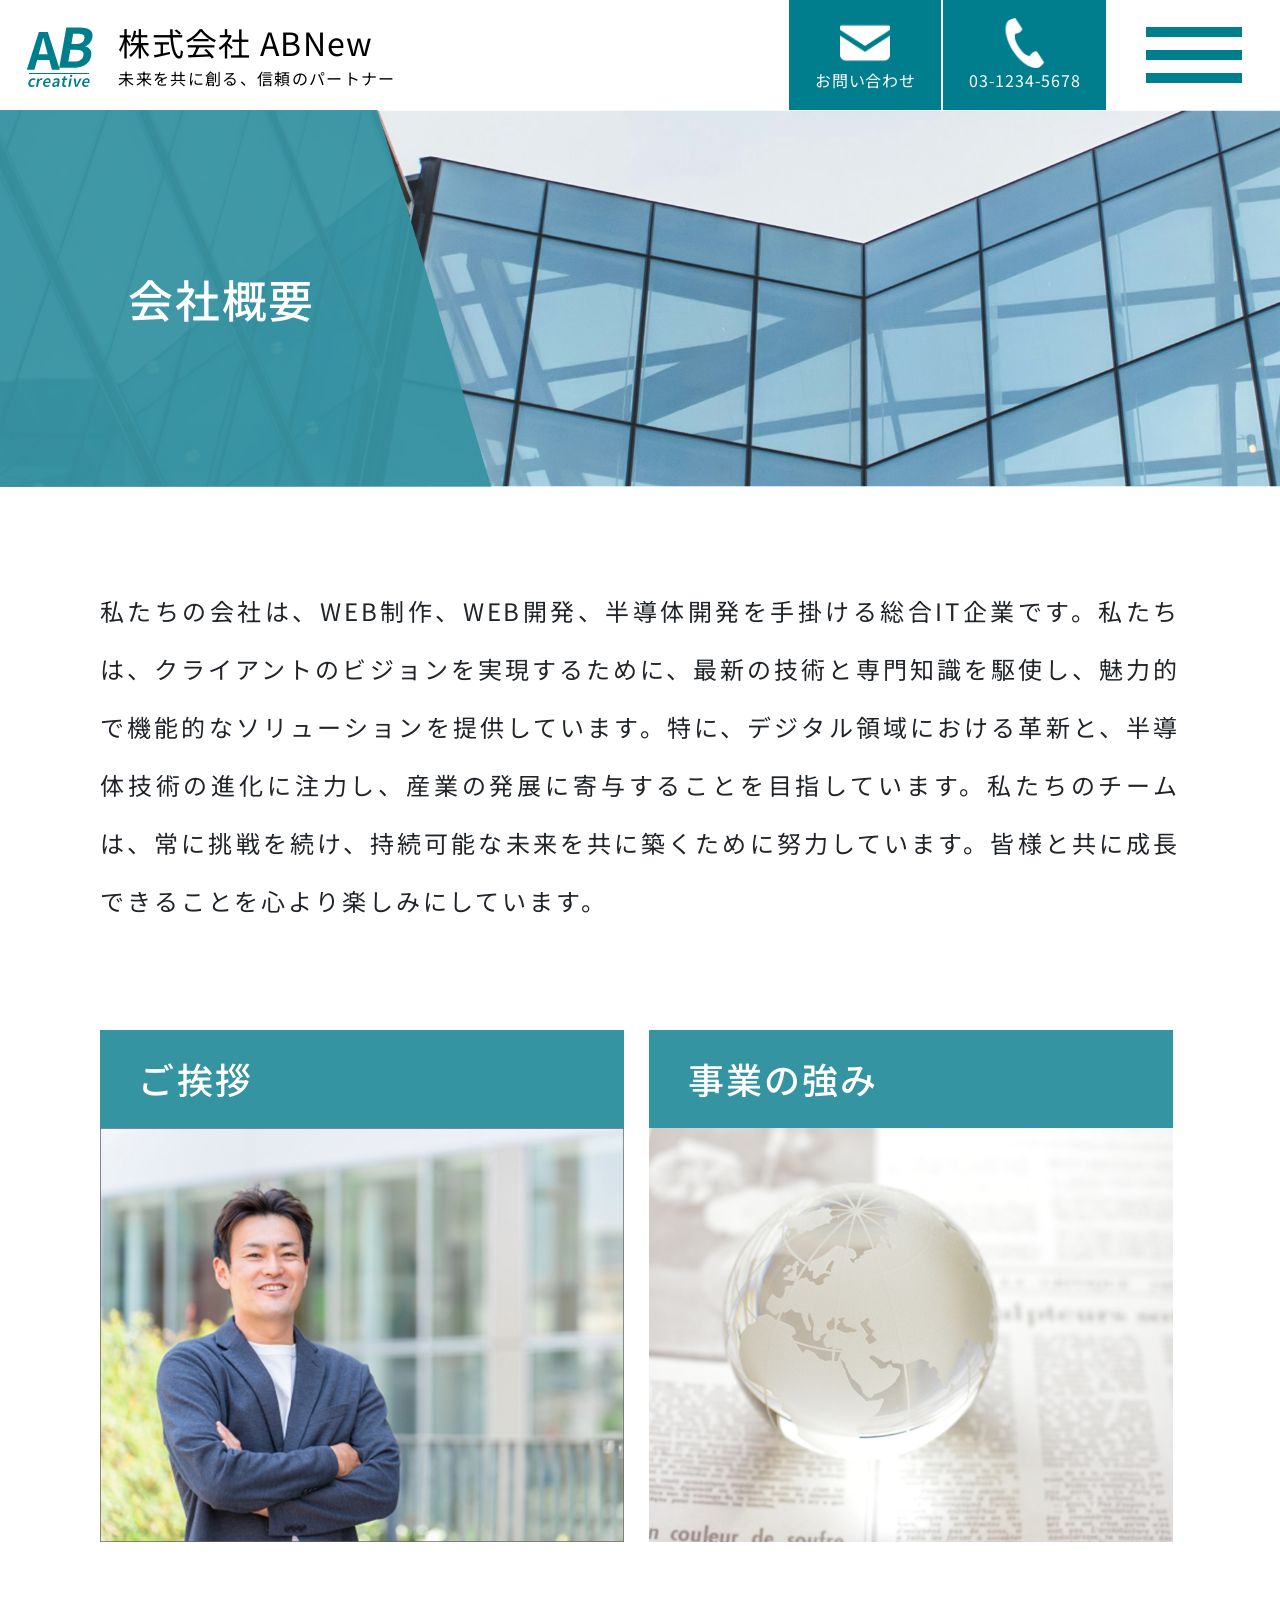
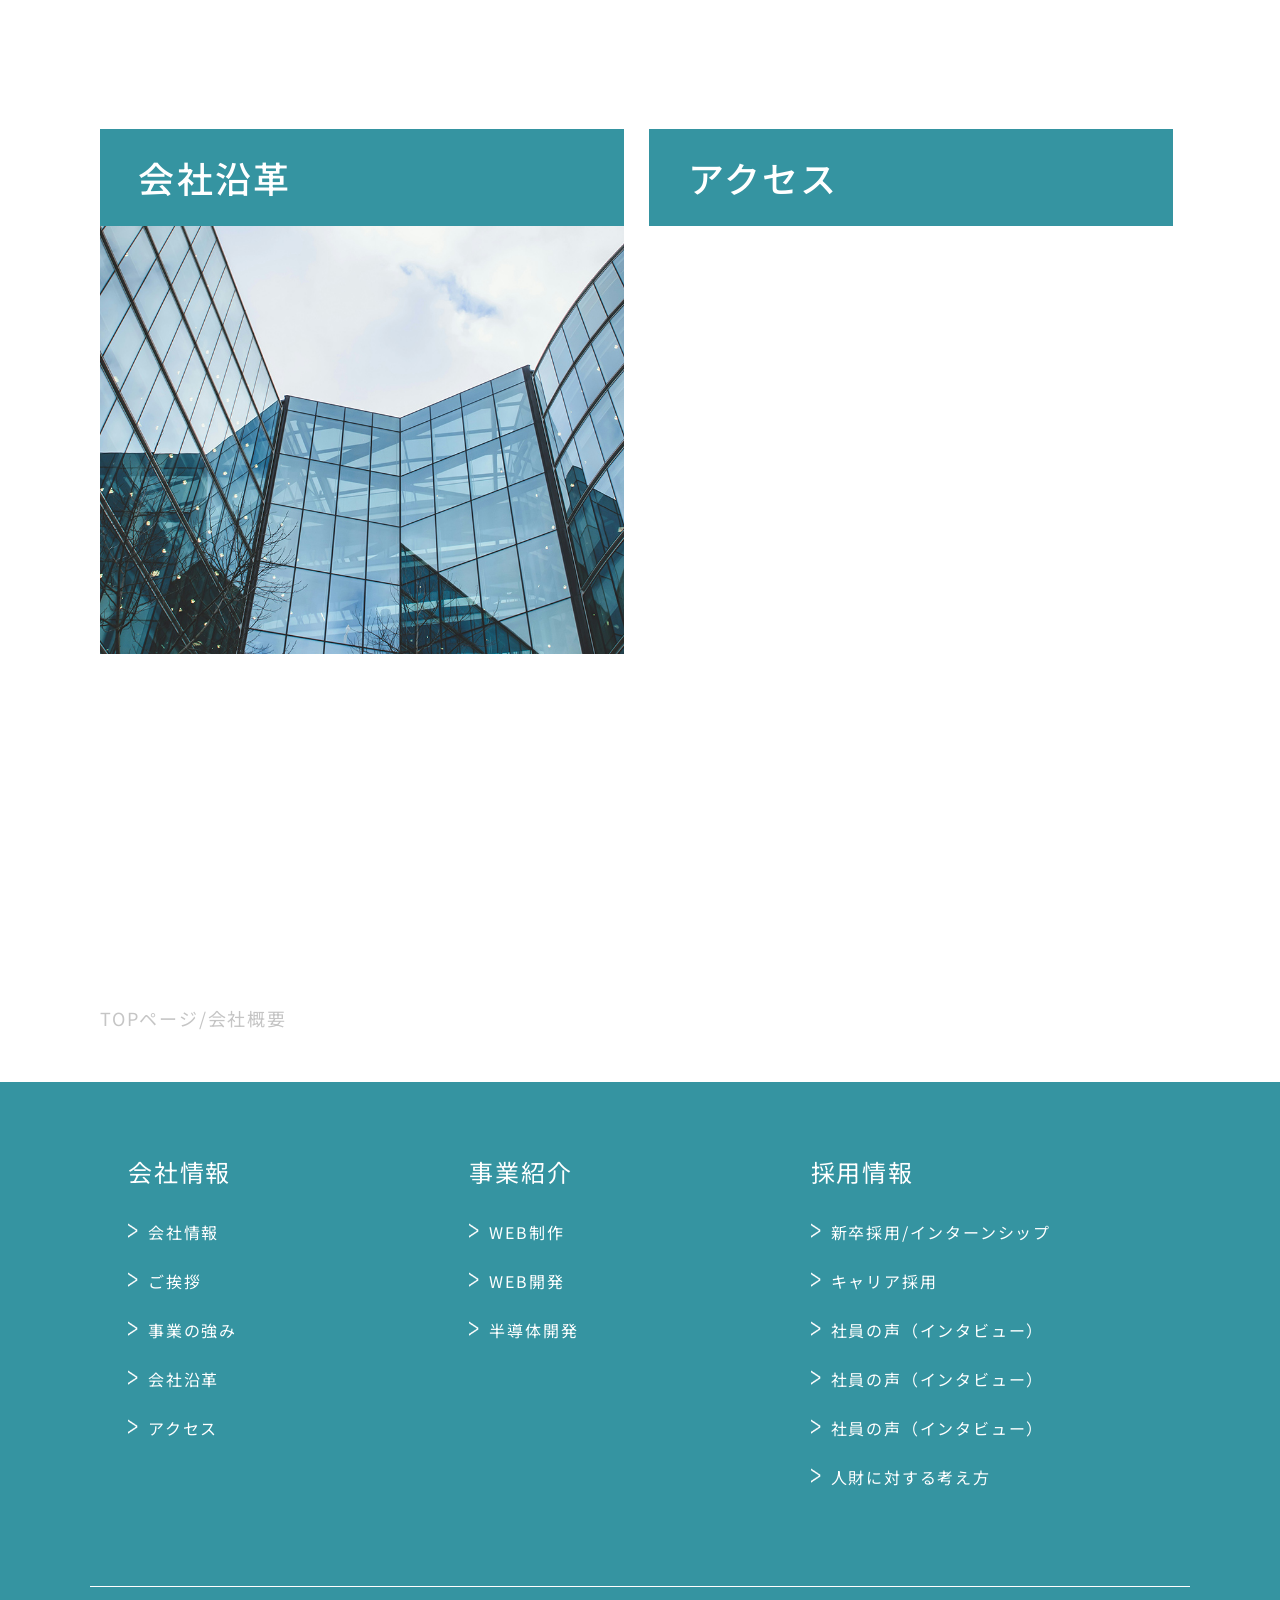
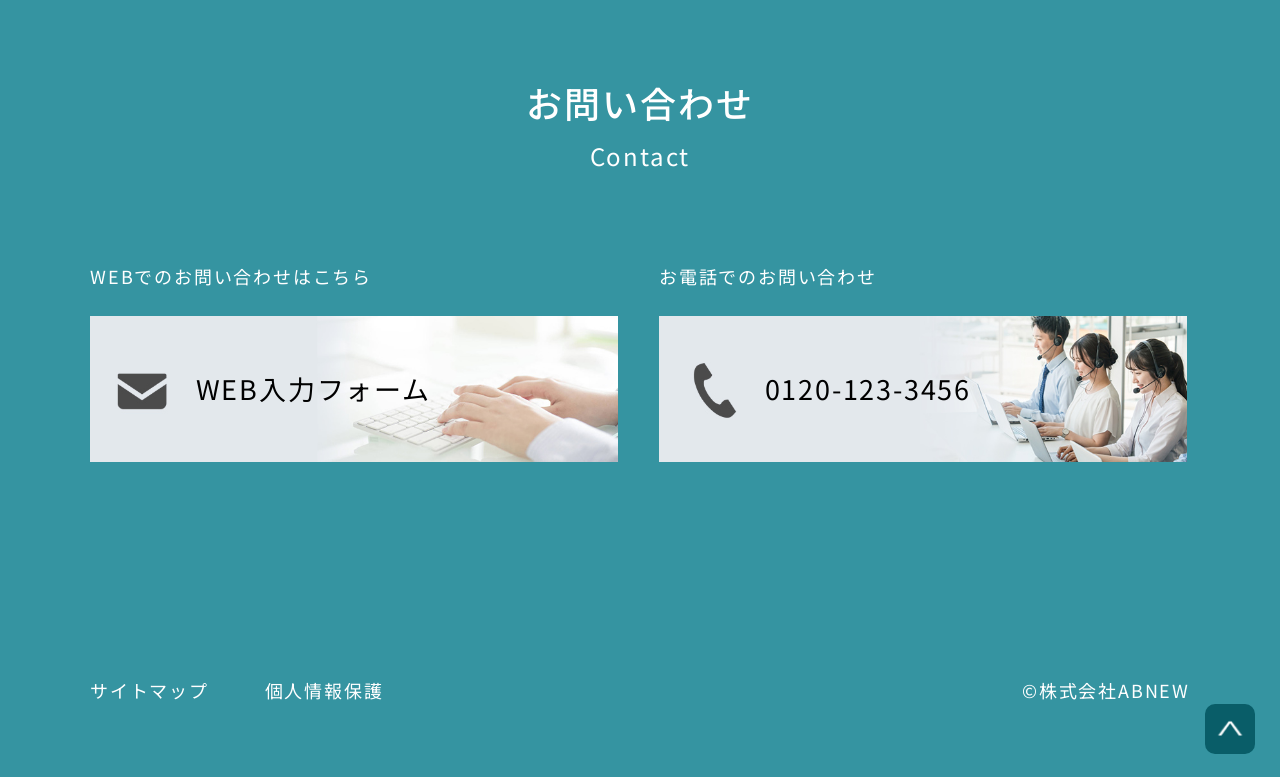
<file: company/index.html>
<!DOCTYPE html>
<html lang="ja">

<head>
    <title>WEB制作、WEB開発、半導体開発を手掛ける総合IT企業｜会社情報｜株式会社ABNEW</title>
    <meta charset="UTF-8">
    <meta name="viewport" content="width=device-width, initial-scale=1">
    <meta name="description"
        content="デジタル領域における革新と、半導体技術の進化に注力し、産業の発展に寄与することを目指しています。私たち企業は、持続可能な未来を共に築くために努力しています。皆様と共に成長できることを心より楽しみにしています。">
    <meta property="og:title" content="会社情報｜株式会社ABNEW">
    <meta property="og:description"
        content="デジタル領域における革新と、半導体技術の進化に注力し、産業の発展に寄与することを目指しています。私たち企業は、持続可能な未来を共に築くために努力しています。皆様と共に成長できることを心より楽しみにしています。">
    <meta property="og:url" content="https://scloud2023.cloudfree.jp/template_site/corporate/company/">
    <meta property="og:type" content="website" />
    <meta property="og:site_name" content="株式会社ABNEW">
    <meta property="og:image" content="/common/image/ogp">
    <link rel="canonical" href="https://scloud2023.cloudfree.jp/template_site/corporate/company/">
    <!-- font -->
    <link rel="preconnect" href="https://fonts.googleapis.com">
    <link rel="preconnect" href="https://fonts.gstatic.com" crossorigin>
    <link
        href="https://fonts.googleapis.com/css2?family=Kosugi+Maru&family=Noto+Sans+JP:wght@100..900&family=Noto+Serif:ital,wght@0,100..900;1,100..900&display=swap"
        rel="stylesheet">
    <!-- bootstrap -->
    <link href="https://cdn.jsdelivr.net/npm/bootstrap@5.3.3/dist/css/bootstrap.min.css" rel="stylesheet"
        integrity="sha384-QWTKZyjpPEjISv5WaRU9OFeRpok6YctnYmDr5pNlyT2bRjXh0JMhjY6hW+ALEwIH" crossorigin="anonymous">
    <script src="https://cdn.jsdelivr.net/npm/bootstrap@5.3.3/dist/js/bootstrap.bundle.min.js"
        integrity="sha384-YvpcrYf0tY3lHB60NNkmXc5s9fDVZLESaAA55NDzOxhy9GkcIdslK1eN7N6jIeHz"
        crossorigin="anonymous"></script>
    <!-- css -->
    <link rel="stylesheet" type="text/css" href="../css/style.css">
    <link rel="stylesheet" type="text/css" href="../css/company.css">
    <!-- Google tag (gtag.js) -->
    <script async src="https://www.googletagmanager.com/gtag/js?id=G-SBBC99KEL9"></script>
    <script> window.dataLayer = window.dataLayer || []; function gtag() { dataLayer.push(arguments); } gtag('js', new Date()); gtag('config', 'G-SBBC99KEL9'); </script>
    <!-- Google Tag Manager -->
    <script>(function (w, d, s, l, i) {
            w[l] = w[l] || []; w[l].push({
                'gtm.start':
                    new Date().getTime(), event: 'gtm.js'
            }); var f = d.getElementsByTagName(s)[0],
                j = d.createElement(s), dl = l != 'dataLayer' ? '&l=' + l : ''; j.async = true; j.src =
                    'https://www.googletagmanager.com/gtm.js?id=' + i + dl; f.parentNode.insertBefore(j, f);
        })(window, document, 'script', 'dataLayer', 'GTM-MZVBRGT6');</script>
    <!-- End Google Tag Manager -->
</head>

<body>
    <!-- Google Tag Manager (noscript) -->
    <noscript><iframe src="https://www.googletagmanager.com/ns.html?id=GTM-MZVBRGT6" height="0" width="0"
            style="display:none; visibility:hidden"></iframe></noscript>
    <!-- End Google Tag Manager (noscript) -->
    <header class="header-top">
        <div class="header-left">
            <div class="header_logo">
                <a href="../">
                    <img src="../images/pc/logo.svg" alt="株式会社ABNEWロゴ画像">
                </a>
            </div>
            <div class="header_title">
                <a href="../">
                    <p class="font-32">株式会社 ABNew</p>
                    <p class="font-16">未来を共に創る、信頼のパートナー</p>
                </a>
            </div>
        </div>
        <div class="header-right">
            <address class="header_contact">
                <a href="mailto:abnew@co.jp" aria-label="Contact via email">
                    <img src="../images/pc/mail_icon.svg" alt="メールアイコン画像">
                    <p>お問い合わせ</p>
                </a>
            </address>
            <address class="header_contact">
                <a href="tel:0312345678" aria-label="Call 03-1234-5678">
                    <img src="../images/pc/tel_icon.svg" alt="電話のアイコン画像">
                    <p>03-1234-5678</p>
                </a>
            </address>
            <div class="hamburger" aria-label="Open or Close menu">
                <span></span>
                <span></span>
                <span></span>
            </div>
            <nav class="nav-menu" aria-label="Main Navigation">
                <ul>
                    <li>
                        <div class="nav-title">
                            <a href="../company/">
                                <p>会社情報</p>
                            </a>
                        </div>
                        <ul class="sub-menu">
                            <li><a href="../company/">会社情報</a></li>
                            <li><a href="../company/message.html">ご挨拶</a></li>
                            <li><a href="../company/features.html">事業の強み</a></li>
                            <li><a href="../company/history.html">会社沿革</a></li>
                            <li><a href="../company/access.html">アクセス</a></li>
                        </ul>
                    </li>
                    <li>
                        <div class="nav-title">
                            <a href="../business/">
                                <p>事業紹介</p>
                            </a>
                        </div>
                        <ul class="sub-menu">
                            <li><a href="../business/#web-create">WEB制作</a></li>
                            <li><a href="../business/#web-develop">WEB開発</a></li>
                            <li><a href="../business/#semiconductor">半導体開発</a></li>
                        </ul>
                    </li>
                    <li>
                        <div class="nav-title">
                            <a href="../recruit/">
                                <p>採用情報</p>
                            </a>
                        </div>
                        <ul class="sub-menu">
                            <li><a href="../recruit/new-graduate.html">新卒採用/インターンシップ</a></li>
                            <li><a href="../recruit/mid-career-recruitment.html">キャリア採用</a></li>
                            <li><a href="../recruit/voice-1.html">社員の声（インタビュー）</a></li>
                            <li><a href="../recruit/voice-2.html">社員の声（インタビュー）</a></li>
                            <li><a href="../recruit/voice-3.html">社員の声（インタビュー）</a></li>
                            <li><a href="../recruit/thinking.html">人財に対する考え方</a></li>
                        </ul>
                    </li>
                    <li>
                        <div class="nav-title">
                            <a href="../inquiry/contact.html">
                                <p>お問い合わせ</p>
                            </a>
                        </div>
                        <ul class="sub-menu">
                            <li><a href="mailto:abnew@co.jp">メールでのお問い合わせ</a></li>
                            <li><a href="tel:0312345678">お電話でお問い合わせ</a></li>
                        </ul>
                    </li>
                </ul>
                <footer class="nav-copy-right">
                    <p>🄫株式会社ABNEW</p>
                </footer>
            </nav>

            <nav class="nav-menu-sp" aria-label="Main Navigation">
                <ul class="menu-sp">
                    <p class="menu-sp-title">MENU</p>
                    <li class="menu-sp-header">
                        <div class="sub-nav-title">
                            <p>
                                <a href="../company/">会社情報</a>
                            </p>
                            <img src="../images/sp/arrow_text_bk.png" alt="矢印アイコン画像">
                        </div>
                        <ul class="sub-menu-sp">
                            <li><a href="../company/">会社情報</a></li>
                            <li><a href="../company/message.html">ご挨拶</a></li>
                            <li><a href="../company/features.html">事業の強み</a></li>
                            <li><a href="../company/history.html">会社沿革</a></li>
                            <li><a href="../company/access.html">アクセス</a></li>
                        </ul>
                    </li>
                    <li class="menu-sp-header">
                        <div class="sub-nav-title">
                            <p>
                                <a href="../business/">事業紹介</a>
                            </p>
                            <img src="../images/sp/arrow_text_bk.png" alt="矢印アイコン画像">
                        </div>
                        <ul class="sub-menu-sp">
                            <li><a href="../business/#web-create">WEB制作</a></li>
                            <li><a href="../business/#web-develop">WEB開発</a></li>
                            <li><a href="../business/#semiconductor">半導体開発</a></li>
                        </ul>
                    </li>
                    <li class="menu-sp-header">
                        <div class="sub-nav-title">
                            <p>
                                <a href="../recruit/">採用情報</a>
                            </p>
                            <img src="../images/sp/arrow_text_bk.png" alt="矢印アイコン画像">
                        </div>
                        <ul class="sub-menu-sp">
                            <li><a href="../recruit/new-graduate.html">新卒採用/インターンシップ</a></li>
                            <li><a href="../recruit/mid-career-recruitment.html">キャリア採用</a></li>
                            <li><a href="../recruit/voice-1.html">社員の声（インタビュー）</a></li>
                            <li><a href="../recruit/voice-2.html">社員の声（インタビュー）</a></li>
                            <li><a href="../recruit/voice-3.html">社員の声（インタビュー）</a></li>
                            <li><a href="../recruit/thinking.html">人財に対する考え方</a></li>
                        </ul>
                    </li>
                    <li class="menu-sp-header">
                        <div class="sub-nav-title">
                            <p>
                                <a href="../inquiry/contact.html">お問い合わせ</a>
                            </p>
                            <img src="../images/sp/arrow_text_bk.png" alt="矢印アイコン画像">
                        </div>
                        <ul class="sub-menu-sp">
                            <li><a href="mailto:abnew@co.jp">メールでのお問い合わせ</a></li>
                            <li><a href="tel:0312345678">お電話でお問い合わせ</a></li>
                        </ul>
                    </li>
                </ul>
                <footer class="nav-copy-right">
                    <p>🄫株式会社ABNEW</p>
                </footer>
            </nav>
        </div>
    </header>
    <main>
        <section aria-labelledby="heading-banner">
            <div class="header-wrap">
                <figure class="header-content">
                    <img src="../images/pc/company_header.jpg" alt="事業紹介のイメージ画像">
                    <h1>会社概要</h1>
                </figure>
            </div>
        </section>
        <article aria-labelledby="company-heading">
            <div class="company-introduction">
                <section>
                    <p>私たちの会社は、WEB制作、WEB開発、半導体開発を手掛ける総合IT企業です。私たちは、クライアントのビジョンを実現するために、最新の技術と専門知識を駆使し、魅力的で機能的なソリューションを提供しています。特に、デジタル領域における革新と、半導体技術の進化に注力し、産業の発展に寄与することを目指しています。私たちのチームは、常に挑戦を続け、持続可能な未来を共に築くために努力しています。皆様と共に成長できることを心より楽しみにしています。
                    </p>
                </section>
            </div>
        </article>
        <article aria-labelledby="company-container-heading">
            <div class="company-container">
                <section class="company-div-wrap">
                    <section class="company-div-title">
                        <header>
                            <h2>ご挨拶</h2>
                        </header>
                    </section>
                    <section class="company_div-content">
                        <figure>
                            <a href="../company/message.html">
                                <img src="../images/pc/company_greeting.jpg" alt="ご挨拶のイメージ画像">
                            </a>
                        </figure>
                    </section>
                </section>
                <section class="company-div-wrap">
                    <section class="company-div-title">
                        <header>
                            <h2>事業の強み</h2>
                        </header>
                    </section>
                    <section class="company_div-content">
                        <figure>
                            <a href="../company/features.html">
                                <img src="../images/pc/company_strength.jpg" alt="事業の強みのイメージ画像">
                            </a>
                        </figure>
                    </section>
                </section>
                <section class="company-div-wrap">
                    <section class="company-div-title">
                        <header>
                            <h2>会社沿革</h2>
                        </header>
                    </section>
                    <section class="company_div-content">
                        <figure>
                            <a href="../company/history.html">
                                <img src="../images/pc/company_history.jpg" alt="事業沿革のイメージ画像">
                            </a>
                        </figure>
                    </section>
                </section>
                <section class="company-div-wrap">
                    <section class="company-div-title">
                        <header>
                            <h2>アクセス</h2>
                        </header>
                    </section>
                    <section class="company_div-content">
                        <figure>
                            <iframe
                                src="https://www.google.com/maps/embed?pb=!1m18!1m12!1m3!1d1178.960682536565!2d139.77929883215938!3d35.70962233791432!2m3!1f0!2f0!3f0!3m2!1i1024!2i768!4f13.1!3m3!1m2!1s0x60188e98edaa35f9%3A0xcfe45b2a7f0ce9a4!2z44CSMTEwLTAwMTUg5p2x5Lqs6YO95Y-w5p2x5Yy65p2x5LiK6YeO77yT5LiB55uu77yS77yU4oiS77yZIE1pdGHjg5Pjg6s!5e0!3m2!1sja!2sjp!4v1743749420074!5m2!1sja!2sjp"
                                width="600" height="450" style="border:0;" allowfullscreen="" loading="lazy"
                                referrerpolicy="no-referrer-when-downgrade"></iframe>
                        </figure>
                    </section>
                </section>
            </div>
        </article>
    </main>
    <footer>
        <div class="footer-container">
            <section class="top-line">
                <nav aria-label="breadcrumb">
                    <ul class="breadcrumb">
                        <li><a href="../">TOPページ/</a></li>
                        <li><a href="../company/">会社概要</a></li>
                    </ul>
                </nav>
            </section>
            <!-- Recruit Information -->
            <nav aria-label="Recruit Information" class="recruit-section">
                <section class="recruit-list-content">
                    <a href="../company/">
                        <p>会社情報</p>
                    </a>
                    <ul>
                        <li><a href="../company/">会社情報</a></li>
                        <li><a href="../company/message.html">ご挨拶</a></li>
                        <li><a href="../company/features.html">事業の強み</a></li>
                        <li><a href="../company/history.html">会社沿革</a></li>
                        <li><a href="../company/access.html">アクセス</a></li>
                    </ul>
                </section>
                <section class="recruit-list-content">
                    <a href="../business/">
                        <p>事業紹介</p>
                    </a>
                    <ul>
                        <li><a href="../business/#web-create">WEB制作</a></li>
                        <li><a href="../business/#web-develop">WEB開発</a></li>
                        <li><a href="../business/#semiconductor">半導体開発</a></li>
                    </ul>
                </section>
                <section class="recruit-list-content">
                    <a href="../recruit/">
                        <p>採用情報</p>
                    </a>
                    <ul>
                        <li><a href="../recruit/new-graduate.html">新卒採用/インターンシップ</a></li>
                        <li><a href="../recruit/mid-career-recruitment.html">キャリア採用</a></li>
                        <li><a href="../recruit/voice-1.html">社員の声（インタビュー）</a></li>
                        <li><a href="../recruit/voice-2.html">社員の声（インタビュー）</a></li>
                        <li><a href="../recruit/voice-3.html">社員の声（インタビュー）</a></li>
                        <li><a href="../recruit/thinking.html">人財に対する考え方</a></li>
                    </ul>
                </section>
            </nav>
            <div class="line-white"></div>
            <!-- Contact Section -->
            <section aria-labelledby="contact-heading" class="contact">
                <header>
                    <div class="line-white"></div>
                    <h2 id="contact-heading" class="animated-underline white">お問い合わせ</h2>
                    <p class="font-24">Contact</p>
                </header>
                <div class="contact-wrap">
                    <article class="contact-content">
                        <a href="mailto:abnew@co.jp">
                            <p>WEBでのお問い合わせはこちら</p>
                        </a>
                        <figure class="contact-img">
                            <a href="mailto:abnew@co.jp">
                                <img src="../images/pc/web_bun.jpg" alt="WEBでのお問い合わせのイメージ画像">
                                <p>WEB入力フォーム</p>
                            </a>
                        </figure>
                    </article>
                    <article class="contact-content">
                        <a href="tel:01201233456">
                            <p>お電話でのお問い合わせ</p>
                        </a>
                        <figure class="contact-img">
                            <a href="tel:01201233456">
                                <img src="../images/pc/tel_bun.jpg" alt="お電話でのお問い合わせのイメージ画像">
                                <p>0120-123-3456</p>
                            </a>
                        </figure>
                    </article>
                </div>
            </section>
            <!-- Footer Links -->
            <section class="footer-page">
                <div class="footer-left">
                    <a href="../sitemap.html">サイトマップ</a>
                    <a href="../privacy.html">個人情報保護</a>
                </div>
                <div class="footer-right">
                    <p>©株式会社ABNEW</p>
                </div>
            </section>
        </div>

        <div class="footer-container-sp">
            <section class="top-line">
                <nav aria-label="breadcrumb">
                    <ul class="breadcrumb">
                        <li><a href="../">TOPページ/</a></li>
                        <li><a href="../company/">会社概要</a></li>
                    </ul>
                </nav>
            </section>
            <!-- Contact Section -->
            <section aria-labelledby="contact-heading" class="contact-section">
                <header class="contact-header">
                    <h2 class="animated-underline white">お問い合わせ</h2>
                    <p class="font-24">Contact</p>
                </header>
                <div class="contact-wrap">
                    <article class="contact-content">
                        <a href="mailto:abnew@co.jp">
                            <p>WEBでのお問い合わせはこちら</p>
                        </a>
                        <figure class="contact-img">
                            <a href="mailto:abnew@co.jp">
                                <img src="../images/pc/web_bun.jpg" alt="WEBでのお問い合わせのイメージ画像">
                                <p>WEB入力フォーム</p>
                            </a>
                        </figure>
                    </article>
                    <article class="contact-content">
                        <a href="tel:01201233456">
                            <p>お電話でのお問い合わせ</p>
                        </a>
                        <figure class="contact-img">
                            <a href="tel:01201233456">
                                <img src="../images/pc/tel_bun.jpg" alt="お電話でのお問い合わせのイメージ画像">
                                <p>0120-123-3456</p>
                            </a>
                        </figure>
                    </article>
                </div>
            </section>
            <!-- Recruit Information -->
            <nav aria-label="Recruit Information" class="recruit-section">
                <section class="recruit-list-content">
                    <a href="../company/">
                        <p>会社情報</p>
                    </a>
                    <ul>
                        <li><a href="../company/">会社情報</a></li>
                        <li><a href="../company/message.html">ご挨拶</a></li>
                        <li><a href="../company/features.html">事業の強み</a></li>
                        <li><a href="../company/history.html">会社沿革</a></li>
                        <li><a href="../company/access.html">アクセス</a></li>
                    </ul>
                </section>
                <section class="recruit-list-content">
                    <a href="../business/">
                        <p>事業紹介</p>
                    </a>
                    <ul>
                        <li><a href="../business/#web-create">WEB制作</a></li>
                        <li><a href="../business/#web-develop">WEB開発</a></li>
                        <li><a href="../business/#semiconductor">半導体開発</a></li>
                    </ul>
                </section>
                <section class="recruit-list-content">
                    <a href="../recruit/">
                        <p>採用情報</p>
                    </a>
                    <ul>
                        <li><a href="../recruit/new-graduate.html">新卒採用/インターンシップ</a></li>
                        <li><a href="../recruit/mid-career-recruitment.html">キャリア採用</a></li>
                        <li><a href="../recruit/voice-1.html">社員の声（インタビュー）</a></li>
                        <li><a href="../recruit/voice-2.html">社員の声（インタビュー）</a></li>
                        <li><a href="../recruit/voice-3.html">社員の声（インタビュー）</a></li>
                        <li><a href="../recruit/thinking.html">人財に対する考え方</a></li>
                    </ul>
                </section>
                <section class="recruit-list-content">
                    <a href="../inquiry/contact.html">
                        <p>お問い合わせ</p>
                    </a>
                    <ul>
                        <li><a href="mailto:abnew@co.jp">メールでのお問い合わせ</a></li>
                        <li><a href="tel:0312345678">お電話でお問い合わせ</a></li>
                    </ul>
                </section>
            </nav>
            <!-- Footer Links -->
            <section class="footer-page">
                <div class="line-white"></div>
                <div class="footer-left">
                    <a href="../sitemap.html">サイトマップ</a>
                    <a href="../privacy.html">個人情報保護</a>
                </div>
                <div class="footer-right">
                    <p>©株式会社ABNEW</p>
                </div>
            </section>
        </div>
        <div class="top-page">
            <a href="#">
                <img src="../images/pc/arrow_text.png" alt="矢印丸のアイコン画像">
            </a>
        </div>
    </footer>
    <script src="https://cdnjs.cloudflare.com/ajax/libs/jquery/3.7.1/jquery.min.js"></script>
    <script src="../js/style.js"></script>
</body>

</html>
</file>
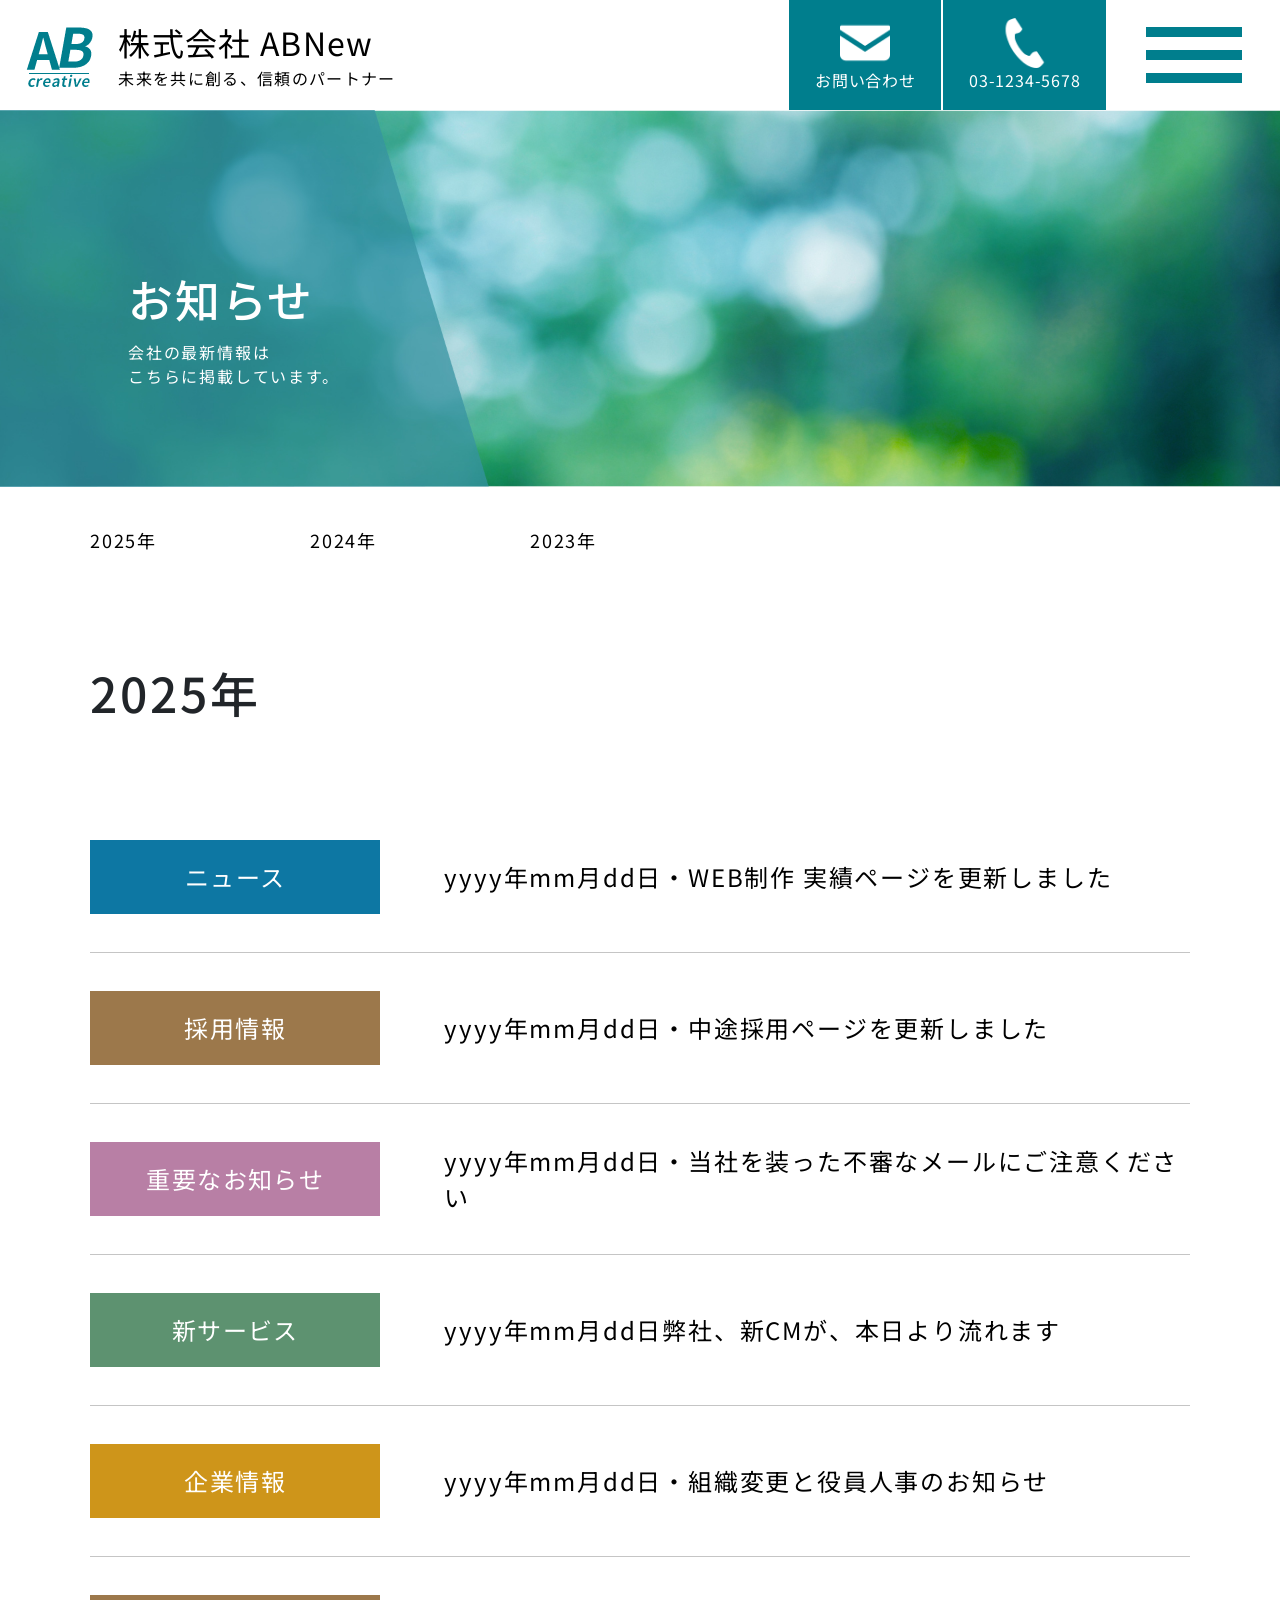
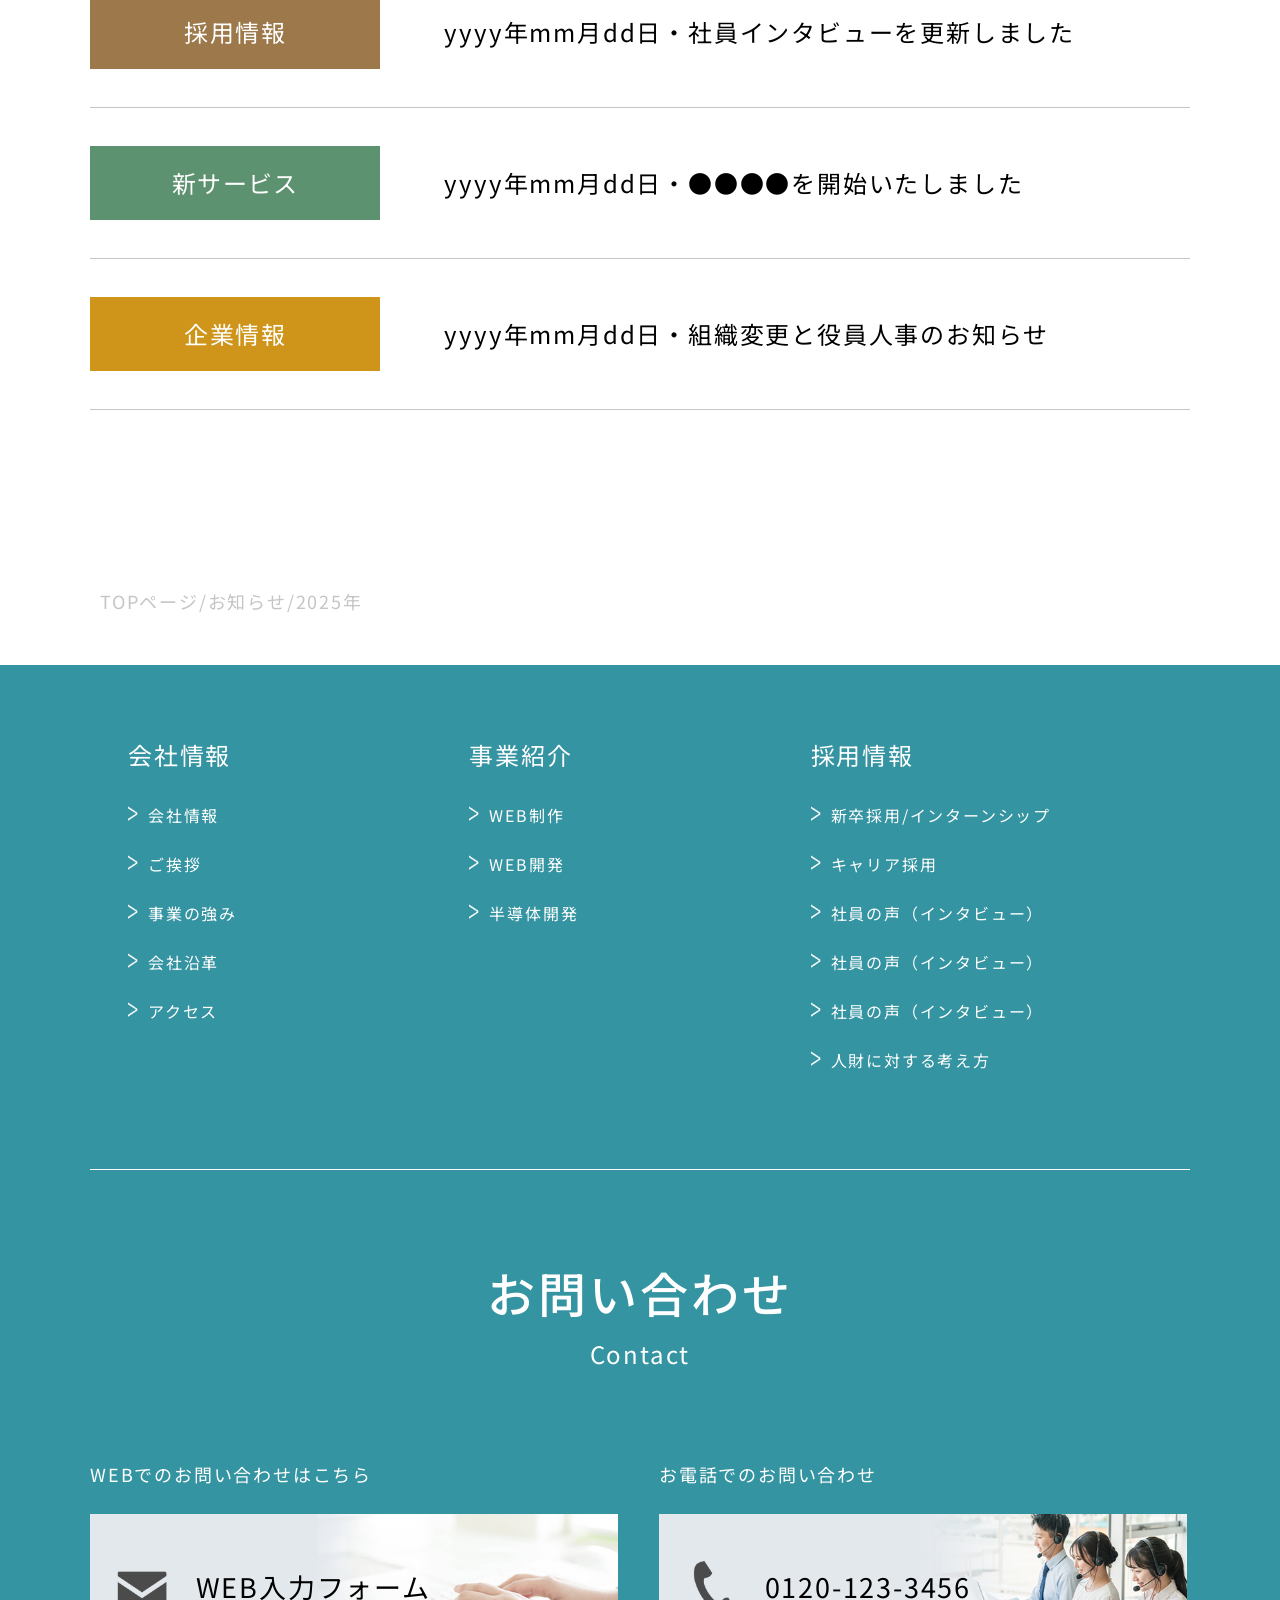
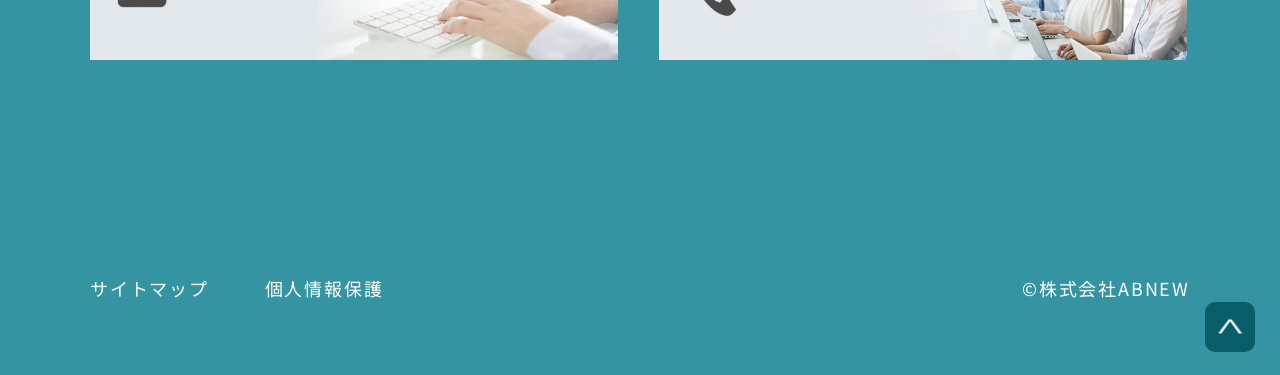
<file: news/index.html>
<!DOCTYPE html>
<html lang="ja">

<head>
    <title>弊社からのお知らせを発信しています。｜2025年｜お知らせ｜株式会社ABNEW</title>
    <meta charset="UTF-8">
    <meta name="viewport" content="width=device-width, initial-scale=1">
    <meta name="description" content="弊社からのお知らせ、主に企業情報、採用情報、更新情報を掲載しております。">
    <meta property="og:title" content="2025年｜お知らせ｜株式会社ABNEW">
    <meta property="og:description" content="弊社からのお知らせ、主に企業情報、採用情報、更新情報を掲載しております。">
    <meta property="og:url" content="https://scloud2023.cloudfree.jp/template_site/corporate/news/">
    <meta property="og:type" content="website" />
    <meta property="og:site_name" content="株式会社ABNEW">
    <meta property="og:image" content="/common/image/ogp">
    <link rel="canonical" href="https://scloud2023.cloudfree.jp/template_site/corporate/news/">
    <!-- font -->
    <link rel="preconnect" href="https://fonts.googleapis.com">
    <link rel="preconnect" href="https://fonts.gstatic.com" crossorigin>
    <link
        href="https://fonts.googleapis.com/css2?family=Kosugi+Maru&family=Noto+Sans+JP:wght@100..900&family=Noto+Serif:ital,wght@0,100..900;1,100..900&display=swap"
        rel="stylesheet">
    <!-- bootstrap -->
    <link href="https://cdn.jsdelivr.net/npm/bootstrap@5.3.3/dist/css/bootstrap.min.css" rel="stylesheet"
        integrity="sha384-QWTKZyjpPEjISv5WaRU9OFeRpok6YctnYmDr5pNlyT2bRjXh0JMhjY6hW+ALEwIH" crossorigin="anonymous">
    <script src="https://cdn.jsdelivr.net/npm/bootstrap@5.3.3/dist/js/bootstrap.bundle.min.js"
        integrity="sha384-YvpcrYf0tY3lHB60NNkmXc5s9fDVZLESaAA55NDzOxhy9GkcIdslK1eN7N6jIeHz"
        crossorigin="anonymous"></script>
    <!-- css -->
    <link rel="stylesheet" type="text/css" href="../css/style.css">
    <link rel="stylesheet" type="text/css" href="../css/news.css">
    <!-- Google tag (gtag.js) -->
    <script async src="https://www.googletagmanager.com/gtag/js?id=G-SBBC99KEL9"></script>
    <script> window.dataLayer = window.dataLayer || []; function gtag() { dataLayer.push(arguments); } gtag('js', new Date()); gtag('config', 'G-SBBC99KEL9'); </script>
    <!-- Google Tag Manager -->
    <script>(function (w, d, s, l, i) {
            w[l] = w[l] || []; w[l].push({
                'gtm.start':
                    new Date().getTime(), event: 'gtm.js'
            }); var f = d.getElementsByTagName(s)[0],
                j = d.createElement(s), dl = l != 'dataLayer' ? '&l=' + l : ''; j.async = true; j.src =
                    'https://www.googletagmanager.com/gtm.js?id=' + i + dl; f.parentNode.insertBefore(j, f);
        })(window, document, 'script', 'dataLayer', 'GTM-MZVBRGT6');</script>
    <!-- End Google Tag Manager -->
</head>

<body>
    <!-- Google Tag Manager (noscript) -->
    <noscript><iframe src="https://www.googletagmanager.com/ns.html?id=GTM-MZVBRGT6" height="0" width="0"
            style="display:none; visibility:hidden"></iframe></noscript>
    <!-- End Google Tag Manager (noscript) -->
    <header class="header-top">
        <div class="header-left">
            <div class="header_logo">
                <a href="../">
                    <img src="../images/pc/logo.svg" alt="株式会社ABNEWロゴ画像">
                </a>
            </div>
            <div class="header_title">
                <a href="../">
                    <p class="font-32">株式会社 ABNew</p>
                    <p class="font-16">未来を共に創る、信頼のパートナー</p>
                </a>
            </div>
        </div>
        <div class="header-right">
            <address class="header_contact">
                <a href="mailto:abnew@co.jp" aria-label="Contact via email">
                    <img src="../images/pc/mail_icon.svg" alt="メールアイコン画像">
                    <p>お問い合わせ</p>
                </a>
            </address>
            <address class="header_contact">
                <a href="tel:0312345678" aria-label="Call 03-1234-5678">
                    <img src="../images/pc/tel_icon.svg" alt="電話のアイコン画像">
                    <p>03-1234-5678</p>
                </a>
            </address>
            <div class="hamburger" aria-label="Open or Close menu">
                <span></span>
                <span></span>
                <span></span>
            </div>
            <nav class="nav-menu" aria-label="Main Navigation">
                <ul>
                    <li>
                        <div class="nav-title">
                            <a href="../company/">
                                <p>会社情報</p>
                            </a>
                        </div>
                        <ul class="sub-menu">
                            <li><a href="../company/">会社情報</a></li>
                            <li><a href="../company/message.html">ご挨拶</a></li>
                            <li><a href="../company/features.html">事業の強み</a></li>
                            <li><a href="../company/history.html">会社沿革</a></li>
                            <li><a href="../company/access.html">アクセス</a></li>
                        </ul>
                    </li>
                    <li>
                        <div class="nav-title">
                            <a href="../business/">
                                <p>事業紹介</p>
                            </a>
                        </div>
                        <ul class="sub-menu">
                            <li><a href="../business/#web-create">WEB制作</a></li>
                            <li><a href="../business/#web-develop">WEB開発</a></li>
                            <li><a href="../business/#semiconductor">半導体開発</a></li>
                        </ul>
                    </li>
                    <li>
                        <div class="nav-title">
                            <a href="../recruit/">
                                <p>採用情報</p>
                            </a>
                        </div>
                        <ul class="sub-menu">
                            <li><a href="../recruit/new-graduate.html">新卒採用/インターンシップ</a></li>
                            <li><a href="../recruit/mid-career-recruitment.html">キャリア採用</a></li>
                            <li><a href="../recruit/voice-1.html">社員の声（インタビュー）</a></li>
                            <li><a href="../recruit/voice-2.html">社員の声（インタビュー）</a></li>
                            <li><a href="../recruit/voice-3.html">社員の声（インタビュー）</a></li>
                            <li><a href="../recruit/thinking.html">人財に対する考え方</a></li>
                        </ul>
                    </li>
                    <li>
                        <div class="nav-title">
                            <a href="../inquiry/contact.html">
                                <p>お問い合わせ</p>
                            </a>
                        </div>
                        <ul class="sub-menu">
                            <li><a href="mailto:abnew@co.jp">メールでのお問い合わせ</a></li>
                            <li><a href="tel:0312345678">お電話でお問い合わせ</a></li>
                        </ul>
                    </li>
                </ul>
                <footer class="nav-copy-right">
                    <p>🄫株式会社ABNEW</p>
                </footer>
            </nav>

            <nav class="nav-menu-sp" aria-label="Main Navigation">
                <ul class="menu-sp">
                    <p class="menu-sp-title">MENU</p>
                    <li class="menu-sp-header">
                        <div class="sub-nav-title">
                            <p>
                                <a href="../company/">会社情報</a>
                            </p>
                            <img src="../images/sp/arrow_text_bk.png" alt="矢印アイコン画像">
                        </div>
                        <ul class="sub-menu-sp">
                            <li><a href="../company/">会社情報</a></li>
                            <li><a href="../company/message.html">ご挨拶</a></li>
                            <li><a href="../company/features.html">事業の強み</a></li>
                            <li><a href="../company/history.html">会社沿革</a></li>
                            <li><a href="../company/access.html">アクセス</a></li>
                        </ul>
                    </li>
                    <li class="menu-sp-header">
                        <div class="sub-nav-title">
                            <p>
                                <a href="../business/">事業紹介</a>
                            </p>
                            <img src="../images/sp/arrow_text_bk.png" alt="矢印アイコン画像">
                        </div>
                        <ul class="sub-menu-sp">
                            <li><a href="../business/#web-create">WEB制作</a></li>
                            <li><a href="../business/#web-develop">WEB開発</a></li>
                            <li><a href="../business/#semiconductor">半導体開発</a></li>
                        </ul>
                    </li>
                    <li class="menu-sp-header">
                        <div class="sub-nav-title">
                            <p>
                                <a href="../recruit/">採用情報</a>
                            </p>
                            <img src="../images/sp/arrow_text_bk.png" alt="矢印アイコン画像">
                        </div>
                        <ul class="sub-menu-sp">
                            <li><a href="../recruit/new-graduate.html">新卒採用/インターンシップ</a></li>
                            <li><a href="../recruit/mid-career-recruitment.html">キャリア採用</a></li>
                            <li><a href="../recruit/voice-1.html">社員の声（インタビュー）</a></li>
                            <li><a href="../recruit/voice-2.html">社員の声（インタビュー）</a></li>
                            <li><a href="../recruit/voice-3.html">社員の声（インタビュー）</a></li>
                            <li><a href="../recruit/thinking.html">人財に対する考え方</a></li>
                        </ul>
                    </li>
                    <li class="menu-sp-header">
                        <div class="sub-nav-title">
                            <p>
                                <a href="../inquiry/contact.html">お問い合わせ</a>
                            </p>
                            <img src="../images/sp/arrow_text_bk.png" alt="矢印アイコン画像">
                        </div>
                        <ul class="sub-menu-sp">
                            <li><a href="mailto:abnew@co.jp">メールでのお問い合わせ</a></li>
                            <li><a href="tel:0312345678">お電話でお問い合わせ</a></li>
                        </ul>
                    </li>
                </ul>
                <footer class="nav-copy-right">
                    <p>🄫株式会社ABNEW</p>
                </footer>
            </nav>
        </div>
    </header>
    <main>
        <section aria-labelledby="heading-banner">
            <div class="header-wrap">
                <figure class="header-content">
                    <img src="../images/pc/notice-header.jpg" alt="お知らせのイメージ画像">
                    <h1>お知らせ</h1>
                    <p>会社の最新情報は<span class="break"></span>こちらに掲載しています。</p>
                </figure>
            </div>
        </section>
        <article aria-labelledby="news-heading">
            <div class="news-introduction">
                <section>
                    <nav class="news-page-list">
                        <ul>
                            <li><a href="#2025year">2025年</a></li>
                            <li><a href="#2024year">2024年</a></li>
                            <li><a href="#2023year">2023年</a></li>
                        </ul>
                    </nav>
                </section>
                <section>
                    <h2>2025年</h2>
                </section>
            </div>
        </article>
        <article aria-labelledby="news-container-heading">
            <div class="news-container">
                <section class="news-div-wrap">
                    <article class="notice-content">
                        <section class="notice-news">
                            <p>ニュース</p>
                        </section>
                        <section class="notice-div">
                            <a href="news/news-1.html">
                                <p>yyyy年mm月dd日<span class="break-1"></span>・WEB制作 実績ページを更新しました</p>
                            </a>
                        </section>
                    </article>
                    <article class="notice-content">
                        <section class="notice-recuit">
                            <p>採用情報</p>
                        </section>
                        <section class="notice-div">
                            <a href="news/news-2.html">
                                <p>yyyy年mm月dd日<span class="break-1"></span>・中途採用ページを更新しました</p>
                            </a>
                        </section>
                    </article>
                    <article class="notice-content">
                        <section class="notice-important">
                            <p>重要なお知らせ</p>
                        </section>
                        <section class="notice-div">
                            <a href="news/news-3.html">
                                <p> yyyy年mm月dd日<span class="break-1"></span>・当社を装った不審なメールにご注意ください</p>
                            </a>
                        </section>
                    </article>
                    <article class="notice-content">
                        <section class="notice-new-service">
                            <p>新サービス</p>
                        </section>
                        <section class="notice-div">
                            <a href="news/news-3.html">
                                <p> yyyy年mm月dd日<span class="break-1"></span>弊社、新CMが、本日より流れます</p>
                            </a>
                        </section>
                    </article>
                    <article class="notice-content">
                        <section class="notice-company-info">
                            <p>企業情報</p>
                        </section>
                        <section class="notice-div">
                            <a href="news/news-3.html">
                                <p> yyyy年mm月dd日<span class="break-1"></span>・組織変更と役員人事のお知らせ</p>
                            </a>
                        </section>
                    </article>
                    <article class="notice-content">
                        <section class="notice-recuit">
                            <p>採用情報</p>
                        </section>
                        <section class="notice-div">
                            <a href="news/news-3.html">
                                <p> yyyy年mm月dd日<span class="break-1"></span>・社員インタビューを更新しました</p>
                            </a>
                        </section>
                    </article>
                    <article class="notice-content">
                        <section class="notice-new-service">
                            <p>新サービス</p>
                        </section>
                        <section class="notice-div">
                            <a href="news/news-3.html">
                                <p> yyyy年mm月dd日<span class="break-1"></span>・●●●●を開始いたしました</p>
                            </a>
                        </section>
                    </article>
                    <article class="notice-content">
                        <section class="notice-company-info">
                            <p>企業情報</p>
                        </section>
                        <section class="notice-div">
                            <a href="news/news-3.html">
                                <p> yyyy年mm月dd日<span class="break-1"></span>・組織変更と役員人事のお知らせ</p>
                            </a>
                        </section>
                    </article>

                </section>
            </div>
        </article>
    </main>
    <footer>
        <div class="footer-container">
            <section class="top-line">
                <nav aria-label="breadcrumb">
                    <ul class="breadcrumb">
                        <li><a href="../">TOPページ/</a></li>
                        <li><a href="../news/">お知らせ/</a></li>
                        <li><a href="../news/2025.html">2025年</a></li>
                    </ul>
                </nav>
            </section>
            <!-- Recruit Information -->
            <nav aria-label="Recruit Information" class="recruit-section">
                <section class="recruit-list-content">
                    <a href="../company/">
                        <p>会社情報</p>
                    </a>
                    <ul>
                        <li><a href="../company/">会社情報</a></li>
                        <li><a href="../company/message.html">ご挨拶</a></li>
                        <li><a href="../company/features.html">事業の強み</a></li>
                        <li><a href="../company/history.html">会社沿革</a></li>
                        <li><a href="../company/access.html">アクセス</a></li>
                    </ul>
                </section>
                <section class="recruit-list-content">
                    <a href="../business/">
                        <p>事業紹介</p>
                    </a>
                    <ul>
                        <li><a href="../business/#web-create">WEB制作</a></li>
                        <li><a href="../business/#web-develop">WEB開発</a></li>
                        <li><a href="../business/#semiconductor">半導体開発</a></li>
                    </ul>
                </section>
                <section class="recruit-list-content">
                    <a href="../recruit/">
                        <p>採用情報</p>
                    </a>
                    <ul>
                        <li><a href="../recruit/new-graduate.html">新卒採用/インターンシップ</a></li>
                        <li><a href="../recruit/mid-career-recruitment.html">キャリア採用</a></li>
                        <li><a href="../recruit/voice-1.html">社員の声（インタビュー）</a></li>
                        <li><a href="../recruit/voice-2.html">社員の声（インタビュー）</a></li>
                        <li><a href="../recruit/voice-3.html">社員の声（インタビュー）</a></li>
                        <li><a href="../recruit/thinking.html">人財に対する考え方</a></li>
                    </ul>
                </section>
            </nav>
            <div class="line-white"></div>
            <!-- Contact Section -->
            <section aria-labelledby="contact-heading" class="contact">
                <header>
                    <div class="line-white"></div>
                    <h2 id="contact-heading" class="animated-underline white">お問い合わせ</h2>
                    <p class="font-24">Contact</p>
                </header>
                <div class="contact-wrap">
                    <article class="contact-content">
                        <a href="mailto:abnew@co.jp">
                            <p>WEBでのお問い合わせはこちら</p>
                        </a>
                        <figure class="contact-img">
                            <a href="mailto:abnew@co.jp">
                                <img src="../images/pc/web_bun.jpg" alt="WEBでのお問い合わせのイメージ画像">
                                <p>WEB入力フォーム</p>
                            </a>
                        </figure>
                    </article>
                    <article class="contact-content">
                        <a href="tel:01201233456">
                            <p>お電話でのお問い合わせ</p>
                        </a>
                        <figure class="contact-img">
                            <a href="tel:01201233456">
                                <img src="../images/pc/tel_bun.jpg" alt="お電話でのお問い合わせのイメージ画像">
                                <p>0120-123-3456</p>
                            </a>
                        </figure>
                    </article>
                </div>
            </section>
            <!-- Footer Links -->
            <section class="footer-page">
                <div class="footer-left">
                    <a href="../sitemap.html">サイトマップ</a>
                    <a href="../privacy.html">個人情報保護</a>
                </div>
                <div class="footer-right">
                    <p>©株式会社ABNEW</p>
                </div>
            </section>
        </div>

        <div class="footer-container-sp">
            <section class="top-line">
                <nav aria-label="breadcrumb">
                    <ul class="breadcrumb">
                        <li><a href="../">TOPページ/</a></li>
                        <li><a href="../news/">お知らせ/</a></li>
                        <li><a href="../news/2025.html">2025年</a></li>
                    </ul>
                </nav>
            </section>
            <!-- Contact Section -->
            <section aria-labelledby="contact-heading" class="contact-section">
                <header class="contact-header">
                    <h2 class="animated-underline white">お問い合わせ</h2>
                    <p class="font-24">Contact</p>
                </header>
                <div class="contact-wrap">
                    <article class="contact-content">
                        <a href="mailto:abnew@co.jp">
                            <p>WEBでのお問い合わせはこちら</p>
                        </a>
                        <figure class="contact-img">
                            <a href="mailto:abnew@co.jp">
                                <img src="../images/pc/web_bun.jpg" alt="WEBでのお問い合わせのイメージ画像">
                                <p>WEB入力フォーム</p>
                            </a>
                        </figure>
                    </article>
                    <article class="contact-content">
                        <a href="tel:01201233456">
                            <p>お電話でのお問い合わせ</p>
                        </a>
                        <figure class="contact-img">
                            <a href="tel:01201233456">
                                <img src="../images/pc/tel_bun.jpg" alt="お電話でのお問い合わせのイメージ画像">
                                <p>0120-123-3456</p>
                            </a>
                        </figure>
                    </article>
                </div>
            </section>
            <!-- Recruit Information -->
            <nav aria-label="Recruit Information" class="recruit-section">
                <section class="recruit-list-content">
                    <a href="../company/">
                        <p>会社情報</p>
                    </a>
                    <ul>
                        <li><a href="../company/">会社情報</a></li>
                        <li><a href="../company/message.html">ご挨拶</a></li>
                        <li><a href="../company/features.html">事業の強み</a></li>
                        <li><a href="../company/history.html">会社沿革</a></li>
                        <li><a href="../company/access.html">アクセス</a></li>
                    </ul>
                </section>
                <section class="recruit-list-content">
                    <a href="../business/">
                        <p>事業紹介</p>
                    </a>
                    <ul>
                        <li><a href="../business/#web-create">WEB制作</a></li>
                        <li><a href="../business/#web-develop">WEB開発</a></li>
                        <li><a href="../business/#semiconductor">半導体開発</a></li>
                    </ul>
                </section>
                <section class="recruit-list-content">
                    <a href="../recruit/">
                        <p>採用情報</p>
                    </a>
                    <ul>
                        <li><a href="../recruit/new-graduate.html">新卒採用/インターンシップ</a></li>
                        <li><a href="../recruit/mid-career-recruitment.html">キャリア採用</a></li>
                        <li><a href="../recruit/voice-1.html">社員の声（インタビュー）</a></li>
                        <li><a href="../recruit/voice-2.html">社員の声（インタビュー）</a></li>
                        <li><a href="../recruit/voice-3.html">社員の声（インタビュー）</a></li>
                        <li><a href="../recruit/thinking.html">人財に対する考え方</a></li>
                    </ul>
                </section>
                <section class="recruit-list-content">
                    <a href="../inquiry/contact.html">
                        <p>お問い合わせ</p>
                    </a>
                    <ul>
                        <li><a href="mailto:abnew@co.jp">メールでのお問い合わせ</a></li>
                        <li><a href="tel:0312345678">お電話でお問い合わせ</a></li>
                    </ul>
                </section>
            </nav>
            <!-- Footer Links -->
            <section class="footer-page">
                <div class="line-white"></div>
                <div class="footer-left">
                    <a href="../sitemap.html">サイトマップ</a>
                    <a href="../privacy.html">個人情報保護</a>
                </div>
                <div class="footer-right">
                    <p>©株式会社ABNEW</p>
                </div>
            </section>
        </div>
        <div class="top-page">
            <a href="#">
                <img src="../images/pc/arrow_text.png" alt="矢印丸のアイコン画像">
            </a>
        </div>
    </footer>
    <script src="https://cdnjs.cloudflare.com/ajax/libs/jquery/3.7.1/jquery.min.js"></script>
    <script src="../js/style.js"></script>
</body>

</html>
</file>
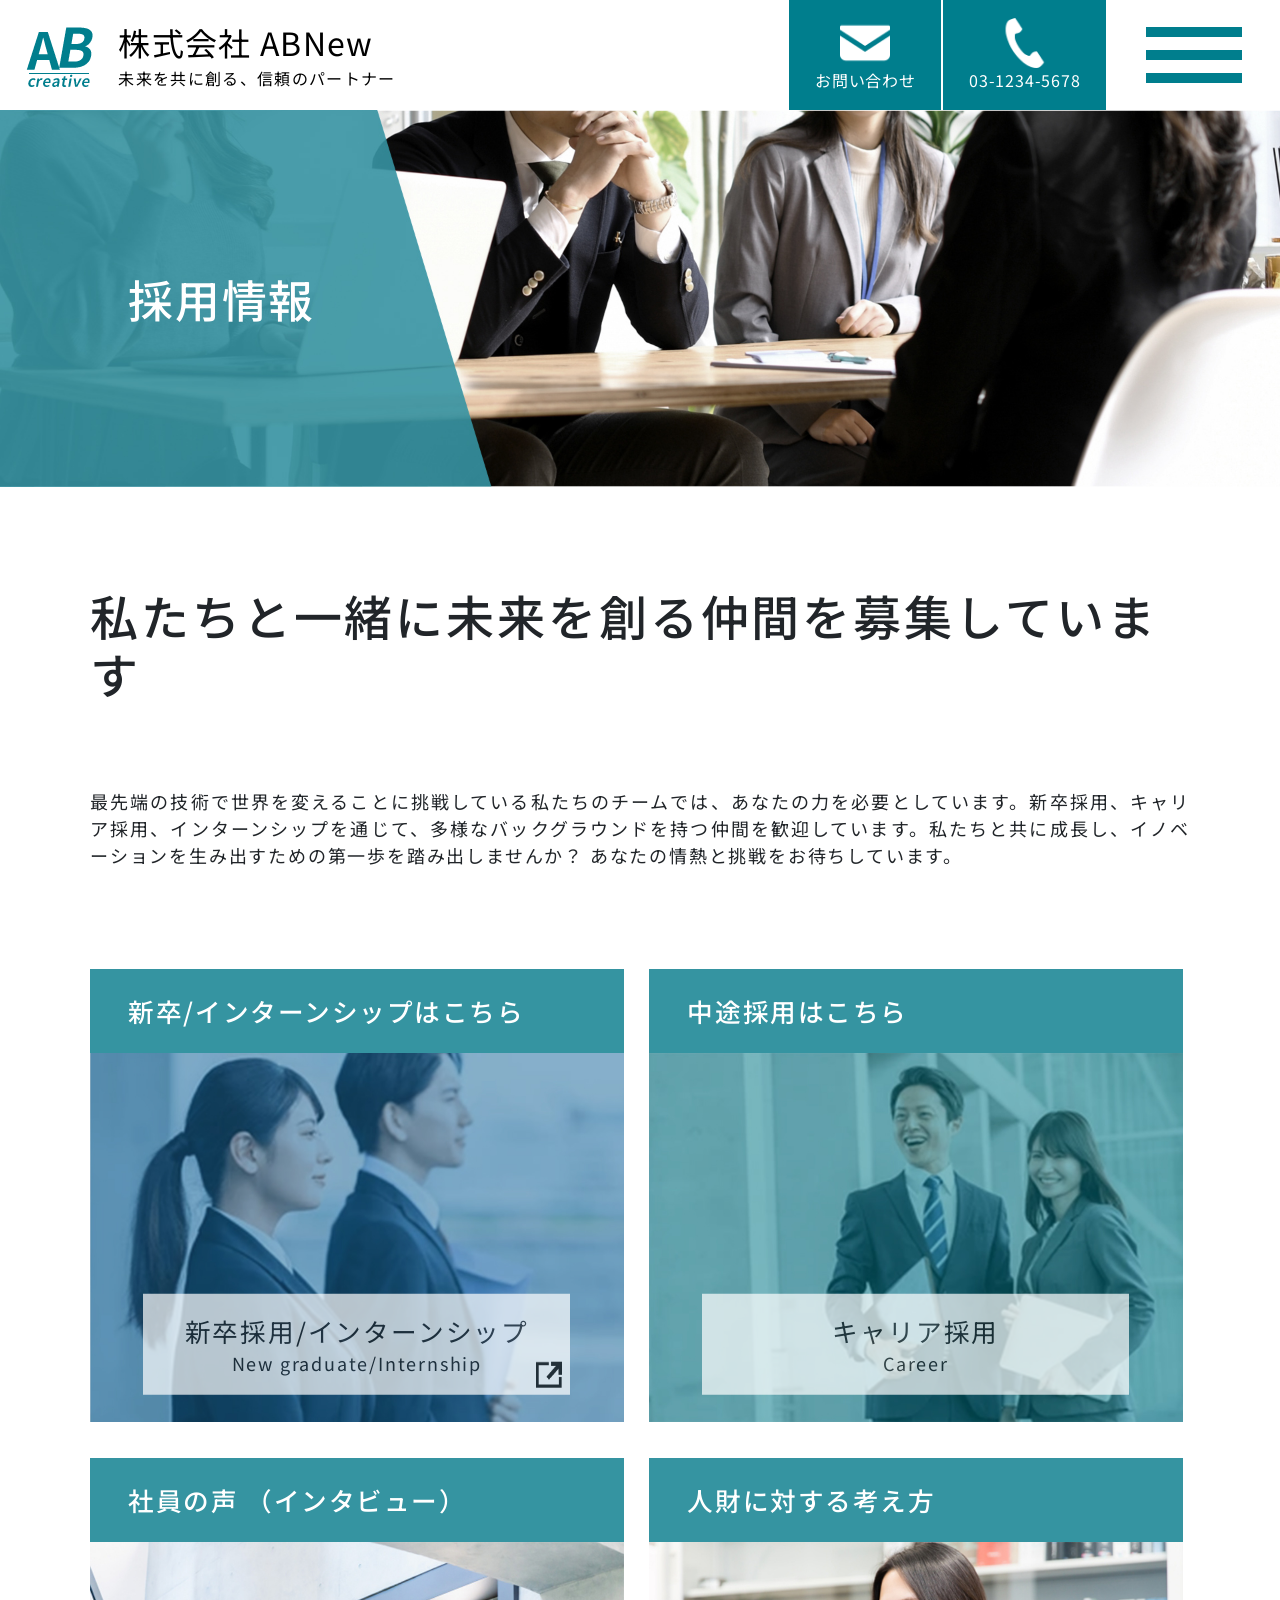
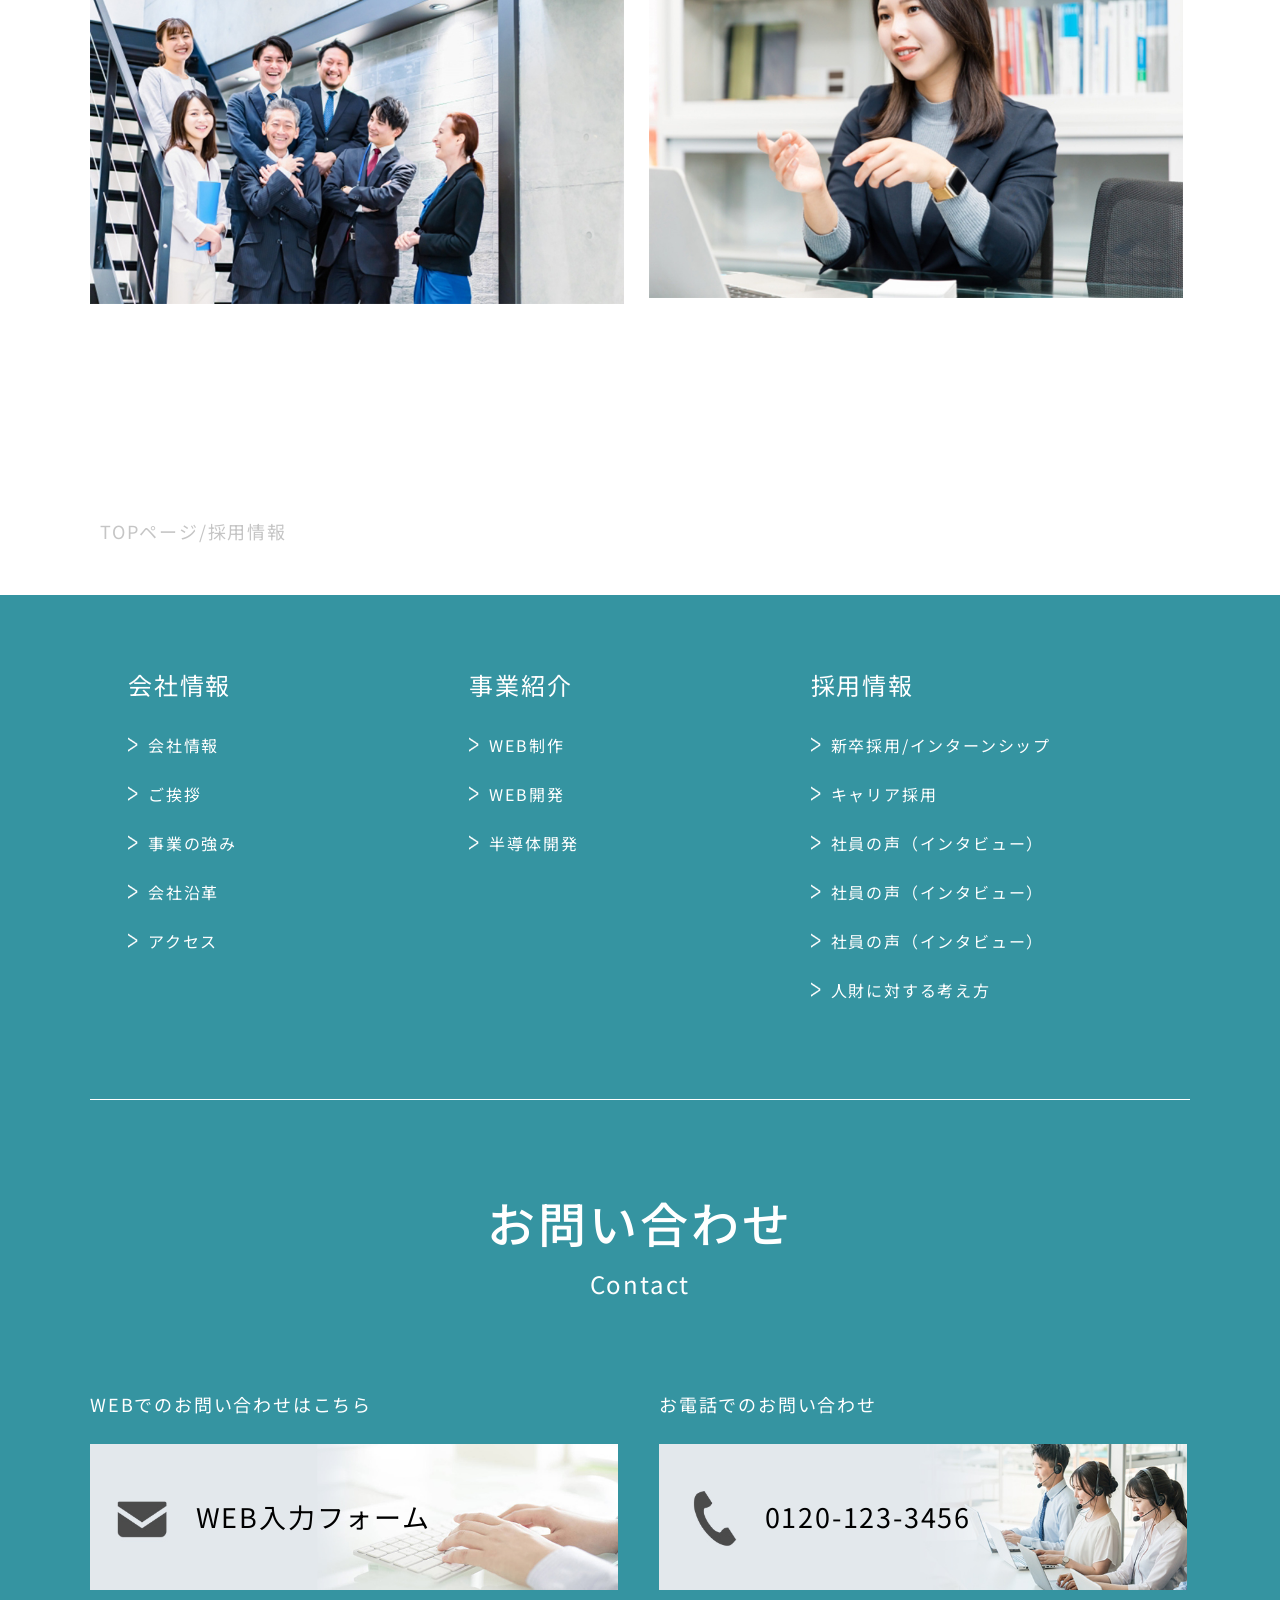
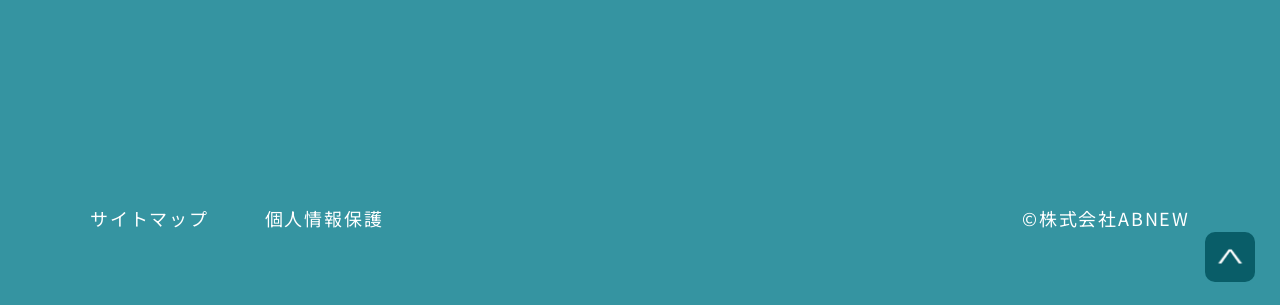
<file: recruit/index.html>
<!DOCTYPE html>
<html lang="ja">

<head>
    <title>WEB制作、WEB開発、私たちと一緒に未来を創る仲間を募集しています｜採用情報｜株式会社ABNEW</title>
    <meta charset="UTF-8">
    <meta name="viewport" content="width=device-width, initial-scale=1">
    <meta name="description"
        content="新卒採用、キャリア採用、インターンシップを通じて、多様なバックグラウンドを持つ仲間を歓迎しています。私たちと共に成長し、イノベーションを生み出すための第一歩を踏み出しませんか？あなたの情熱と挑戦をお待ちしています。">
    <meta property="og:title" content="採用情報｜株式会社ABNEW">
    <meta property="og:description"
        content="新卒採用、キャリア採用、インターンシップを通じて、多様なバックグラウンドを持つ仲間を歓迎しています。私たちと共に成長し、イノベーションを生み出すための第一歩を踏み出しませんか？あなたの情熱と挑戦をお待ちしています。">
    <meta property="og:url" content="https://scloud2023.cloudfree.jp/template_site/corporate/recruit/">
    <meta property="og:type" content="website" />
    <meta property="og:site_name" content="株式会社ABNEW">
    <meta property="og:image" content="/common/image/ogp">
    <link rel="canonical" href="https://scloud2023.cloudfree.jp/template_site/corporate/recruit/">
    <!-- font -->
    <link rel="preconnect" href="https://fonts.googleapis.com">
    <link rel="preconnect" href="https://fonts.gstatic.com" crossorigin>
    <link
        href="https://fonts.googleapis.com/css2?family=Kosugi+Maru&family=Noto+Sans+JP:wght@100..900&family=Noto+Serif:ital,wght@0,100..900;1,100..900&display=swap"
        rel="stylesheet">
    <!-- bootstrap -->
    <link href="https://cdn.jsdelivr.net/npm/bootstrap@5.3.3/dist/css/bootstrap.min.css" rel="stylesheet"
        integrity="sha384-QWTKZyjpPEjISv5WaRU9OFeRpok6YctnYmDr5pNlyT2bRjXh0JMhjY6hW+ALEwIH" crossorigin="anonymous">
    <script src="https://cdn.jsdelivr.net/npm/bootstrap@5.3.3/dist/js/bootstrap.bundle.min.js"
        integrity="sha384-YvpcrYf0tY3lHB60NNkmXc5s9fDVZLESaAA55NDzOxhy9GkcIdslK1eN7N6jIeHz"
        crossorigin="anonymous"></script>
    <!-- css -->
    <link rel="stylesheet" type="text/css" href="../css/style.css">
    <link rel="stylesheet" type="text/css" href="../css/recruit.css">
    <!-- Google tag (gtag.js) -->
    <script async src="https://www.googletagmanager.com/gtag/js?id=G-SBBC99KEL9"></script>
    <script> window.dataLayer = window.dataLayer || []; function gtag() { dataLayer.push(arguments); } gtag('js', new Date()); gtag('config', 'G-SBBC99KEL9'); </script>
    <!-- Google Tag Manager -->
    <script>(function (w, d, s, l, i) {
            w[l] = w[l] || []; w[l].push({
                'gtm.start':
                    new Date().getTime(), event: 'gtm.js'
            }); var f = d.getElementsByTagName(s)[0],
                j = d.createElement(s), dl = l != 'dataLayer' ? '&l=' + l : ''; j.async = true; j.src =
                    'https://www.googletagmanager.com/gtm.js?id=' + i + dl; f.parentNode.insertBefore(j, f);
        })(window, document, 'script', 'dataLayer', 'GTM-MZVBRGT6');</script>
    <!-- End Google Tag Manager -->
</head>

<body>
    <!-- Google Tag Manager (noscript) -->
    <noscript><iframe src="https://www.googletagmanager.com/ns.html?id=GTM-MZVBRGT6" height="0" width="0"
            style="display:none; visibility:hidden"></iframe></noscript>
    <!-- End Google Tag Manager (noscript) -->
    <header class="header-top">
        <div class="header-left">
            <div class="header_logo">
                <a href="../">
                    <img src="../images/pc/logo.svg" alt="株式会社ABNEWロゴ画像">
                </a>
            </div>
            <div class="header_title">
                <a href="../">
                    <p class="font-32">株式会社 ABNew</p>
                    <p class="font-16">未来を共に創る、信頼のパートナー</p>
                </a>
            </div>
        </div>
        <div class="header-right">
            <address class="header_contact">
                <a href="mailto:abnew@co.jp" aria-label="Contact via email">
                    <img src="../images/pc/mail_icon.svg" alt="メールアイコン画像">
                    <p>お問い合わせ</p>
                </a>
            </address>
            <address class="header_contact">
                <a href="tel:0312345678" aria-label="Call 03-1234-5678">
                    <img src="../images/pc/tel_icon.svg" alt="電話のアイコン画像">
                    <p>03-1234-5678</p>
                </a>
            </address>
            <div class="hamburger" aria-label="Open or Close menu">
                <span></span>
                <span></span>
                <span></span>
            </div>
            <nav class="nav-menu" aria-label="Main Navigation">
                <ul>
                    <li>
                        <div class="nav-title">
                            <a href="../company/">
                                <p>会社情報</p>
                            </a>
                        </div>
                        <ul class="sub-menu">
                            <li><a href="../company/">会社情報</a></li>
                            <li><a href="../company/message.html">ご挨拶</a></li>
                            <li><a href="../company/features.html">事業の強み</a></li>
                            <li><a href="../company/history.html">会社沿革</a></li>
                            <li><a href="../company/access.html">アクセス</a></li>
                        </ul>
                    </li>
                    <li>
                        <div class="nav-title">
                            <a href="../business/">
                                <p>事業紹介</p>
                            </a>
                        </div>
                        <ul class="sub-menu">
                            <li><a href="../business/#web-create">WEB制作</a></li>
                            <li><a href="../business/#web-develop">WEB開発</a></li>
                            <li><a href="../business/#semiconductor">半導体開発</a></li>
                        </ul>
                    </li>
                    <li>
                        <div class="nav-title">
                            <a href="../recruit/">
                                <p>採用情報</p>
                            </a>
                        </div>
                        <ul class="sub-menu">
                            <li><a href="../recruit/new-graduate.html">新卒採用/インターンシップ</a></li>
                            <li><a href="../recruit/mid-career-recruitment.html">キャリア採用</a></li>
                            <li><a href="../recruit/voice-1.html">社員の声（インタビュー）</a></li>
                            <li><a href="../recruit/voice-2.html">社員の声（インタビュー）</a></li>
                            <li><a href="../recruit/voice-3.html">社員の声（インタビュー）</a></li>
                            <li><a href="../recruit/thinking.html">人財に対する考え方</a></li>
                        </ul>
                    </li>
                    <li>
                        <div class="nav-title">
                            <a href="../inquiry/contact.html">
                                <p>お問い合わせ</p>
                            </a>
                        </div>
                        <ul class="sub-menu">
                            <li><a href="mailto:abnew@co.jp">メールでのお問い合わせ</a></li>
                            <li><a href="tel:0312345678">お電話でお問い合わせ</a></li>
                        </ul>
                    </li>
                </ul>
                <footer class="nav-copy-right">
                    <p>🄫株式会社ABNEW</p>
                </footer>
            </nav>

            <nav class="nav-menu-sp" aria-label="Main Navigation">
                <ul class="menu-sp">
                    <p class="menu-sp-title">MENU</p>
                    <li class="menu-sp-header">
                        <div class="sub-nav-title">
                            <p>
                                <a href="../company/">会社情報</a>
                            </p>
                            <img src="../images/sp/arrow_text_bk.png" alt="矢印アイコン画像">
                        </div>
                        <ul class="sub-menu-sp">
                            <li><a href="../company/">会社情報</a></li>
                            <li><a href="../company/message.html">ご挨拶</a></li>
                            <li><a href="../company/features.html">事業の強み</a></li>
                            <li><a href="../company/history.html">会社沿革</a></li>
                            <li><a href="../company/access.html">アクセス</a></li>
                        </ul>
                    </li>
                    <li class="menu-sp-header">
                        <div class="sub-nav-title">
                            <p>
                                <a href="../business/">事業紹介</a>
                            </p>
                            <img src="../images/sp/arrow_text_bk.png" alt="矢印アイコン画像">
                        </div>
                        <ul class="sub-menu-sp">
                            <li><a href="../business/#web-create">WEB制作</a></li>
                            <li><a href="../business/#web-develop">WEB開発</a></li>
                            <li><a href="../business/#semiconductor">半導体開発</a></li>
                        </ul>
                    </li>
                    <li class="menu-sp-header">
                        <div class="sub-nav-title">
                            <p>
                                <a href="../recruit/">採用情報</a>
                            </p>
                            <img src="../images/sp/arrow_text_bk.png" alt="矢印アイコン画像">
                        </div>
                        <ul class="sub-menu-sp">
                            <li><a href="../recruit/new-graduate.html">新卒採用/インターンシップ</a></li>
                            <li><a href="../recruit/mid-career-recruitment.html">キャリア採用</a></li>
                            <li><a href="../recruit/voice-1.html">社員の声（インタビュー）</a></li>
                            <li><a href="../recruit/voice-2.html">社員の声（インタビュー）</a></li>
                            <li><a href="../recruit/voice-3.html">社員の声（インタビュー）</a></li>
                            <li><a href="../recruit/thinking.html">人財に対する考え方</a></li>
                        </ul>
                    </li>
                    <li class="menu-sp-header">
                        <div class="sub-nav-title">
                            <p>
                                <a href="../inquiry/contact.html">お問い合わせ</a>
                            </p>
                            <img src="../images/sp/arrow_text_bk.png" alt="矢印アイコン画像">
                        </div>
                        <ul class="sub-menu-sp">
                            <li><a href="mailto:abnew@co.jp">メールでのお問い合わせ</a></li>
                            <li><a href="tel:0312345678">お電話でお問い合わせ</a></li>
                        </ul>
                    </li>
                </ul>
                <footer class="nav-copy-right">
                    <p>🄫株式会社ABNEW</p>
                </footer>
            </nav>
        </div>
    </header>
    <main>
        <section aria-labelledby="heading-banner">
            <div class="header-wrap">
                <figure class="header-content">
                    <img src="../images/pc/recruit-header.jpg" alt="採用情報のイメージ画像">
                    <h1>採用情報</h1>
                </figure>
            </div>
        </section>
        <article aria-labelledby="recruit-heading">
            <div class="recruit-introduction">
                <section>
                    <h2>私たちと一緒に未来を創る仲間を募集しています</h2>
                    <p>最先端の技術で世界を変えることに挑戦している私たちのチームでは、あなたの力を必要としています。新卒採用、キャリア採用、インターンシップを通じて、多様なバックグラウンドを持つ仲間を歓迎しています。私たちと共に成長し、イノベーションを生み出すための第一歩を踏み出しませんか？
                        あなたの情熱と挑戦をお待ちしています。
                    </p>
                </section>
            </div>
        </article>
        <article aria-labelledby="recruit-container-heading">
            <div class="recruit-container">
                <section class="recruit-div-wrap">
                    <section class="recruit-div-title">
                        <header>
                            <h3>新卒/インターンシップはこちら</h3>
                        </header>
                    </section>
                    <section class="recruit_div-content">
                        <article class="recruit-div page">
                            <figure class="recruit-img">
                                <a href="../recruit/new-graduate.html">
                                    <img src="../images/pc/recruit_01.jpg" alt="新卒採用/インターンシップのイメージ画像">
                                </a>
                            </figure>
                            <div class="recruit-title page">
                                <p class="recruit_underline font-32">新卒採用/インターンシップ</p>
                                <p class="font-25">New graduate/Internship</p>
                                <a href="../recruit/new-graduate.html">
                                    <img src="../images/pc/link_window.png" alt="詳しく見るのアイコン画像">
                                </a>
                            </div>
                        </article>
                    </section>
                </section>
                <section class="recruit-div-wrap">
                    <section class="recruit-div-title">
                        <header>
                            <h3>中途採用はこちら</h3>
                        </header>
                    </section>
                    <section class="recruit_div-content">
                        <article class="recruit-div page">
                            <figure class="recruit-img">
                                <a href="../recruit/mid-career-recruitment.html">
                                    <img src="../images/pc/recruit_02.jpg" alt="キャリア採用のイメージ画像">
                                </a>
                            </figure>
                            <div class="recruit-title page">
                                <p class="recruit_underline font-32">キャリア採用</p>
                                <p class="font-25">Career</p>
                            </div>
                        </article>
                    </section>
                </section>
                <section class="recruit-div-wrap">
                    <section class="recruit-div-title">
                        <header>
                            <h3>社員の声 （インタビュー）</h3>
                        </header>
                    </section>
                    <section class="recruit_div-content">
                        <figure class="recruit-img">
                            <a href="../recruit/voice.html">
                                <img src="../images/pc/voice.jpg" alt="社員の声のイメージ画像">
                            </a>
                        </figure>
                    </section>
                </section>
                <section class="recruit-div-wrap">
                    <section class="recruit-div-title">
                        <header>
                            <h3>人財に対する考え方</h3>
                        </header>
                    </section>
                    <section class="recruit_div-content">
                        <figure class="recruit-img">
                            <a href="../recruit/thinking.html">
                                <img src="../images/pc/thinking.jpg" alt="人財に対する考え方のイメージ画像">
                            </a>
                        </figure>
                    </section>
                </section>
            </div>
        </article>
    </main>
    <footer>
        <div class="footer-container">
            <section class="top-line">
                <nav aria-label="breadcrumb">
                    <ul class="breadcrumb">
                        <li><a href="../">TOPページ/</a></li>
                        <li><a href="../recruit/">採用情報</a></li>
                    </ul>
                </nav>
            </section>
            <!-- Recruit Information -->
            <nav aria-label="Recruit Information" class="recruit-section">
                <section class="recruit-list-content">
                    <a href="../company/">
                        <p>会社情報</p>
                    </a>
                    <ul>
                        <li><a href="../company/">会社情報</a></li>
                        <li><a href="../company/message.html">ご挨拶</a></li>
                        <li><a href="../company/features.html">事業の強み</a></li>
                        <li><a href="../company/history.html">会社沿革</a></li>
                        <li><a href="../company/access.html">アクセス</a></li>
                    </ul>
                </section>
                <section class="recruit-list-content">
                    <a href="../business/">
                        <p>事業紹介</p>
                    </a>
                    <ul>
                        <li><a href="../business/#web-create">WEB制作</a></li>
                        <li><a href="../business/#web-develop">WEB開発</a></li>
                        <li><a href="../business/#semiconductor">半導体開発</a></li>
                    </ul>
                </section>
                <section class="recruit-list-content">
                    <a href="../recruit/">
                        <p>採用情報</p>
                    </a>
                    <ul>
                        <li><a href="../recruit/new-graduate.html">新卒採用/インターンシップ</a></li>
                        <li><a href="../recruit/mid-career-recruitment.html">キャリア採用</a></li>
                        <li><a href="../recruit/voice-1.html">社員の声（インタビュー）</a></li>
                        <li><a href="../recruit/voice-2.html">社員の声（インタビュー）</a></li>
                        <li><a href="../recruit/voice-3.html">社員の声（インタビュー）</a></li>
                        <li><a href="../recruit/thinking.html">人財に対する考え方</a></li>
                    </ul>
                </section>
            </nav>
            <div class="line-white"></div>
            <!-- Contact Section -->
            <section aria-labelledby="contact-heading" class="contact">
                <header>
                    <div class="line-white"></div>
                    <h2 id="contact-heading" class="animated-underline white">お問い合わせ</h2>
                    <p class="font-24">Contact</p>
                </header>
                <div class="contact-wrap">
                    <article class="contact-content">
                        <a href="mailto:abnew@co.jp">
                            <p>WEBでのお問い合わせはこちら</p>
                        </a>
                        <figure class="contact-img">
                            <a href="mailto:abnew@co.jp">
                                <img src="../images/pc/web_bun.jpg" alt="WEBでのお問い合わせのイメージ画像">
                                <p>WEB入力フォーム</p>
                            </a>
                        </figure>
                    </article>
                    <article class="contact-content">
                        <a href="tel:01201233456">
                            <p>お電話でのお問い合わせ</p>
                        </a>
                        <figure class="contact-img">
                            <a href="tel:01201233456">
                                <img src="../images/pc/tel_bun.jpg" alt="お電話でのお問い合わせのイメージ画像">
                                <p>0120-123-3456</p>
                            </a>
                        </figure>
                    </article>
                </div>
            </section>
            <!-- Footer Links -->
            <section class="footer-page">
                <div class="footer-left">
                    <a href="../sitemap.html">サイトマップ</a>
                    <a href="../privacy.html">個人情報保護</a>
                </div>
                <div class="footer-right">
                    <p>©株式会社ABNEW</p>
                </div>
            </section>
        </div>

        <div class="footer-container-sp">
            <section class="top-line">
                <nav aria-label="breadcrumb">
                    <ul class="breadcrumb">
                        <li><a href="../">TOPページ/</a></li>
                        <li><a href="../recruit/">採用情報</a></li>
                    </ul>
                </nav>
            </section>
            <!-- Contact Section -->
            <section aria-labelledby="contact-heading" class="contact-section">
                <header class="contact-header">
                    <h2 class="animated-underline white">お問い合わせ</h2>
                    <p class="font-24">Contact</p>
                </header>
                <div class="contact-wrap">
                    <article class="contact-content">
                        <a href="mailto:abnew@co.jp">
                            <p>WEBでのお問い合わせはこちら</p>
                        </a>
                        <figure class="contact-img">
                            <a href="mailto:abnew@co.jp">
                                <img src="../images/pc/web_bun.jpg" alt="WEBでのお問い合わせのイメージ画像">
                                <p>WEB入力フォーム</p>
                            </a>
                        </figure>
                    </article>
                    <article class="contact-content">
                        <a href="tel:01201233456">
                            <p>お電話でのお問い合わせ</p>
                        </a>
                        <figure class="contact-img">
                            <a href="tel:01201233456">
                                <img src="../images/pc/tel_bun.jpg" alt="お電話でのお問い合わせのイメージ画像">
                                <p>0120-123-3456</p>
                            </a>
                        </figure>
                    </article>
                </div>
            </section>
            <!-- Recruit Information -->
            <nav aria-label="Recruit Information" class="recruit-section">
                <section class="recruit-list-content">
                    <a href="../company/">
                        <p>会社情報</p>
                    </a>
                    <ul>
                        <li><a href="../company/">会社情報</a></li>
                        <li><a href="../company/message.html">ご挨拶</a></li>
                        <li><a href="../company/features.html">事業の強み</a></li>
                        <li><a href="../company/history.html">会社沿革</a></li>
                        <li><a href="../company/access.html">アクセス</a></li>
                    </ul>
                </section>
                <section class="recruit-list-content">
                    <a href="../business/">
                        <p>事業紹介</p>
                    </a>
                    <ul>
                        <li><a href="../business/#web-create">WEB制作</a></li>
                        <li><a href="../business/#web-develop">WEB開発</a></li>
                        <li><a href="../business/#semiconductor">半導体開発</a></li>
                    </ul>
                </section>
                <section class="recruit-list-content">
                    <a href="../recruit/">
                        <p>採用情報</p>
                    </a>
                    <ul>
                        <li><a href="../recruit/new-graduate.html">新卒採用/インターンシップ</a></li>
                        <li><a href="../recruit/mid-career-recruitment.html">キャリア採用</a></li>
                        <li><a href="../recruit/voice-1.html">社員の声（インタビュー）</a></li>
                        <li><a href="../recruit/voice-2.html">社員の声（インタビュー）</a></li>
                        <li><a href="../recruit/voice-3.html">社員の声（インタビュー）</a></li>
                        <li><a href="../recruit/thinking.html">人財に対する考え方</a></li>
                    </ul>
                </section>
                <section class="recruit-list-content">
                    <a href="../inquiry/contact.html">
                        <p>お問い合わせ</p>
                    </a>
                    <ul>
                        <li><a href="mailto:abnew@co.jp">メールでのお問い合わせ</a></li>
                        <li><a href="tel:0312345678">お電話でお問い合わせ</a></li>
                    </ul>
                </section>
            </nav>
            <!-- Footer Links -->
            <section class="footer-page">
                <div class="line-white"></div>
                <div class="footer-left">
                    <a href="../sitemap.html">サイトマップ</a>
                    <a href="../privacy.html">個人情報保護</a>
                </div>
                <div class="footer-right">
                    <p>©株式会社ABNEW</p>
                </div>
            </section>
        </div>
        <div class="top-page">
            <a href="#">
                <img src="../images/pc/arrow_text.png" alt="矢印丸のアイコン画像">
            </a>
        </div>
    </footer>
    <script src="https://cdnjs.cloudflare.com/ajax/libs/jquery/3.7.1/jquery.min.js"></script>
    <script src="../js/style.js"></script>
</body>

</html>
</file>
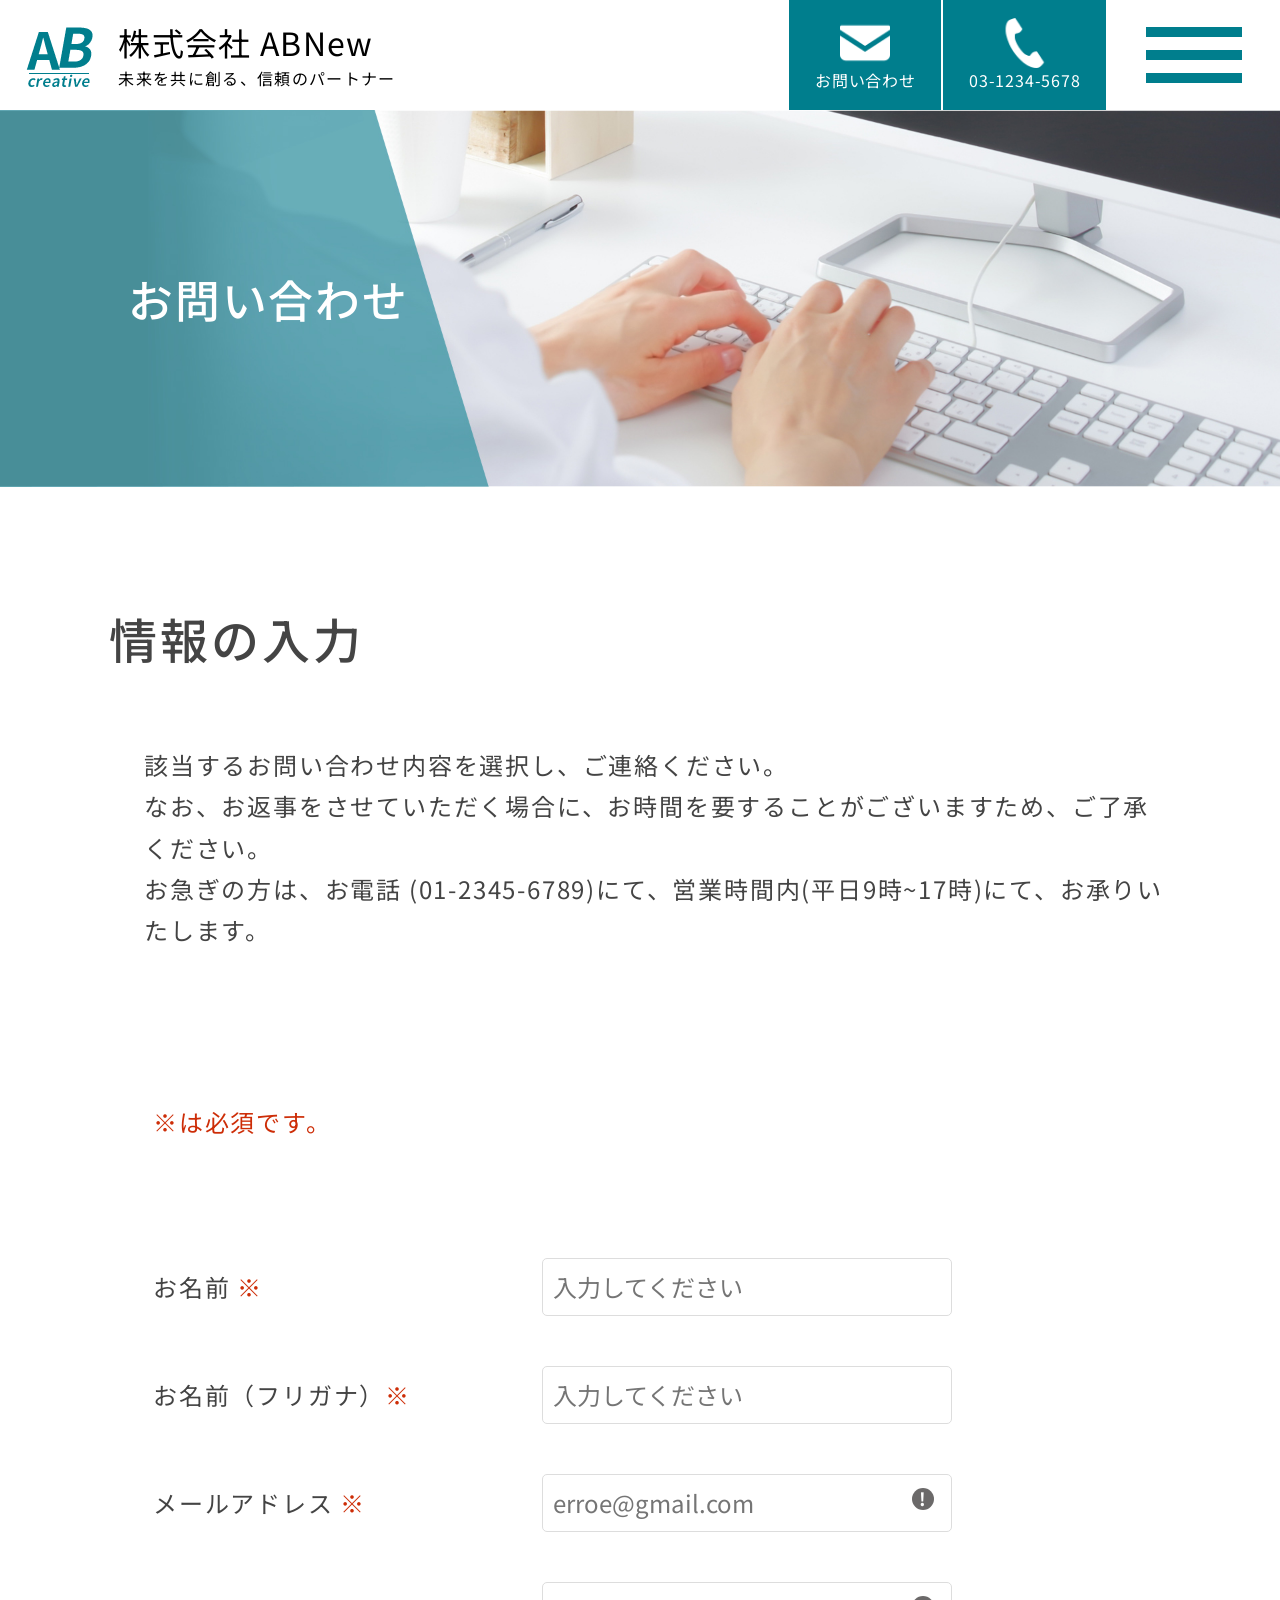
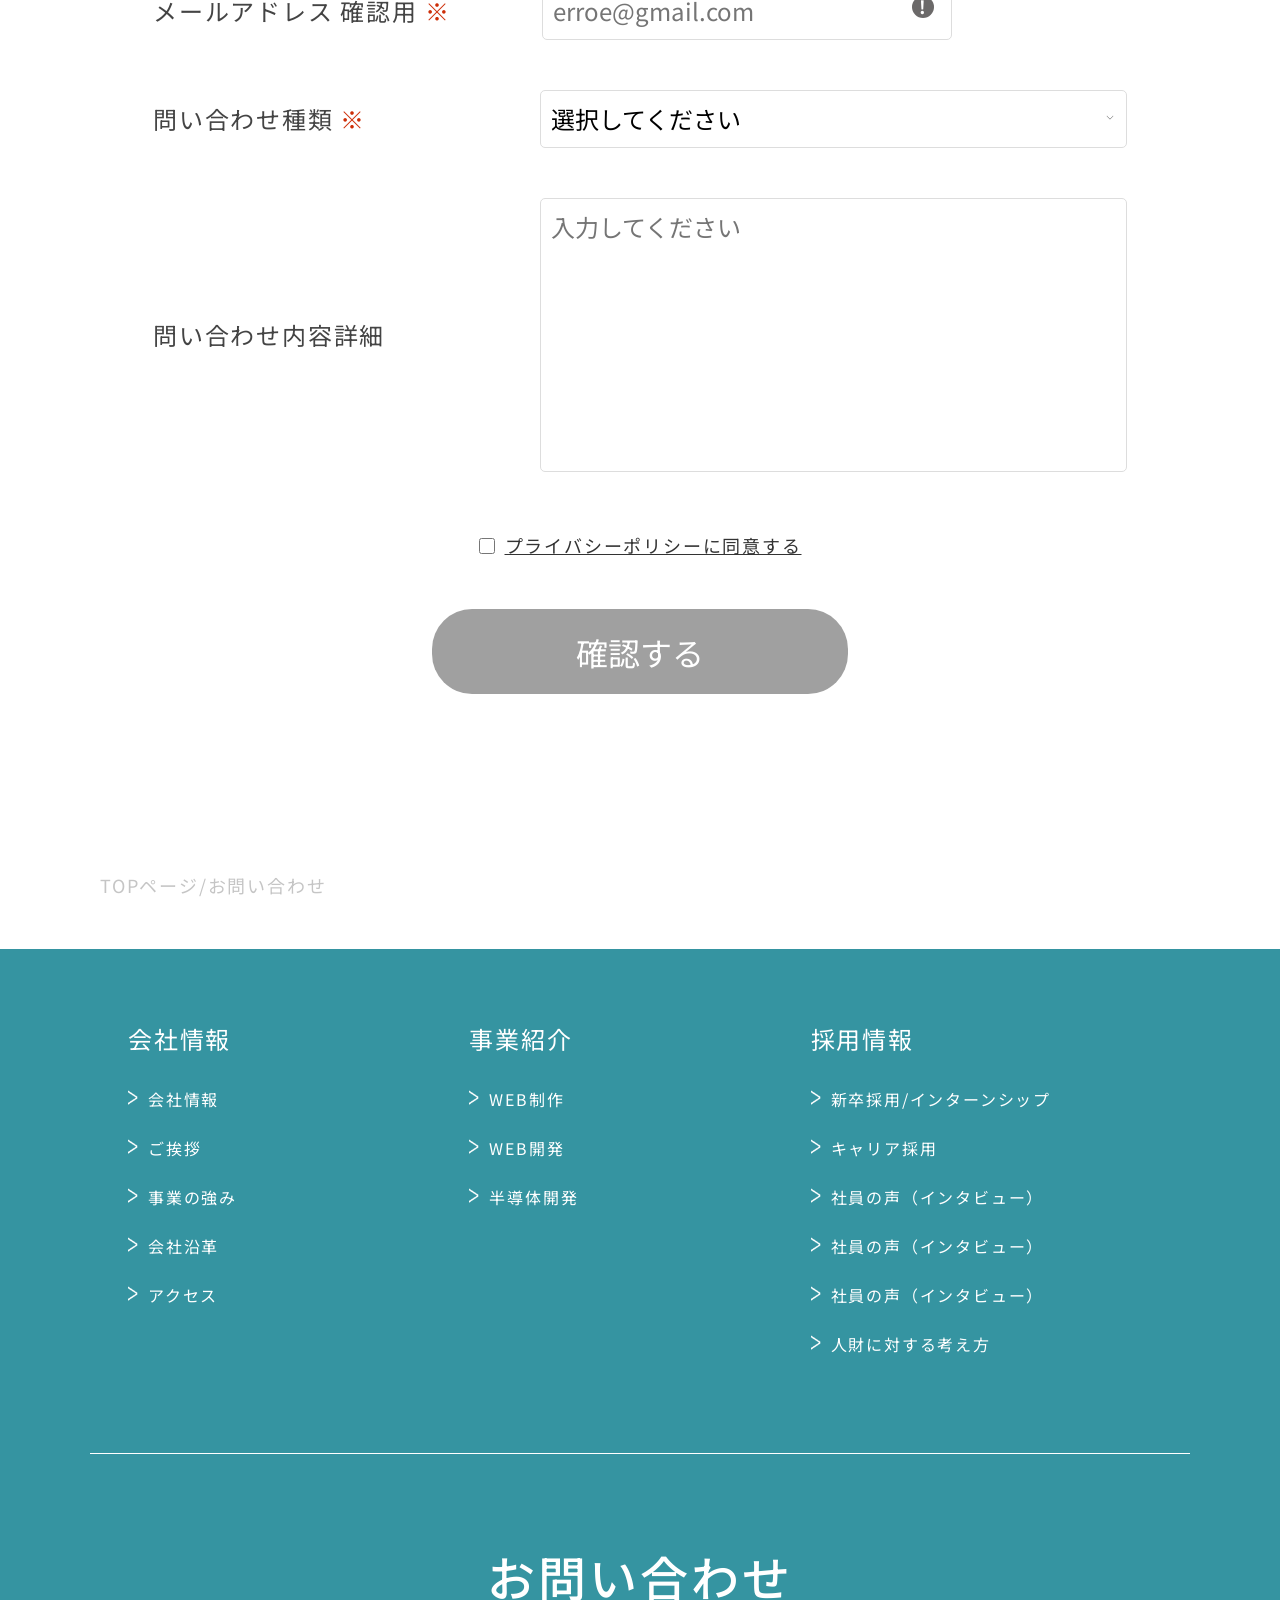
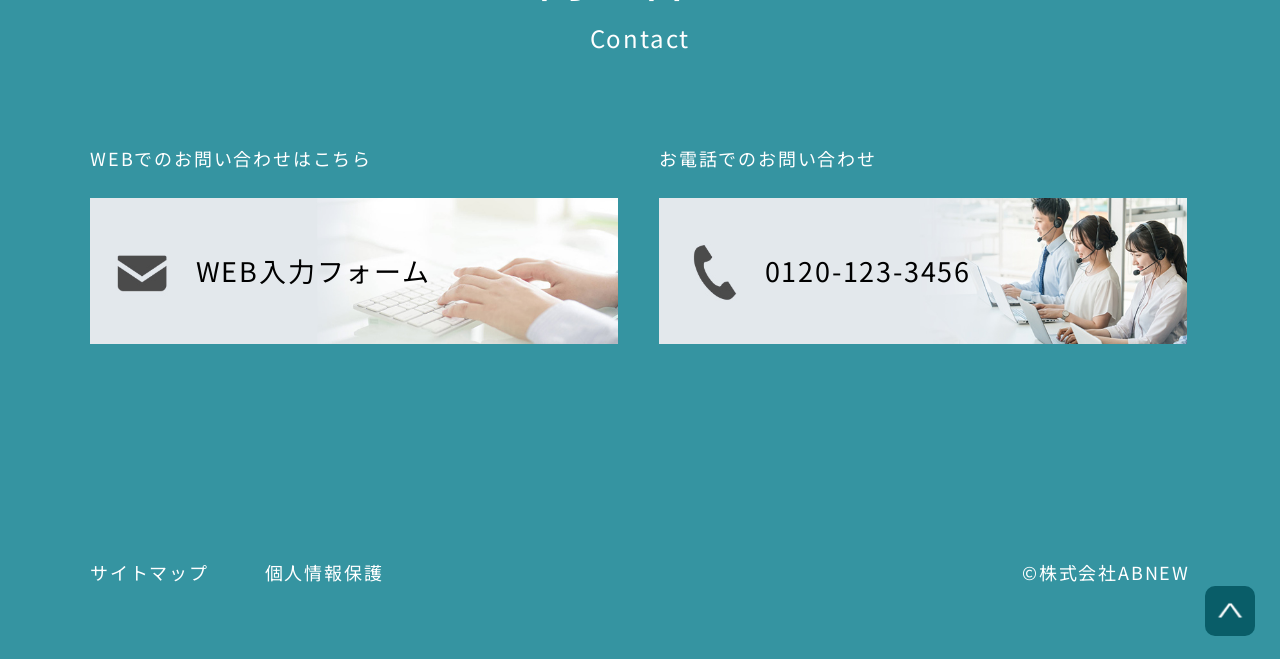
<file: inquiry/contact.html>
<!DOCTYPE html>
<html lang="ja">

<head>
    <title>WEB制作、WEB開発、半導体開発を手掛ける総合IT企業を手掛ける弊社へのお問い合わせはこちらの画面よりお問い合わせください。｜お問い合わせ｜株式会社ABNEW</title>
    <meta charset="UTF-8">
    <meta name="viewport" content="width=device-width, initial-scale=1">
    <meta name="description" content="WEB制作、WEB開発、半導体開発の事業のお手伝いや、採用情報について、お問い合わせ内容を選択し、ご連絡ください。">
    <meta property="og:title" content="">
    <meta property="og:description" content="">
    <meta property="og:url" content="https://scloud2023.cloudfree.jp/template_site/corporate/inquiry/contact.html">
    <meta property="og:type" content="website" />
    <meta property="og:site_name" content="株式会社ABNEW">
    <meta property="og:image" content="/common/image/ogp">
    <link rel="canonical" href="https://scloud2023.cloudfree.jp/template_site/corporate/inquiry/contact.html">
    <!-- font -->
    <link rel="preconnect" href="https://fonts.googleapis.com">
    <link rel="preconnect" href="https://fonts.gstatic.com" crossorigin>
    <link
        href="https://fonts.googleapis.com/css2?family=Kosugi+Maru&family=Noto+Sans+JP:wght@100..900&family=Noto+Serif:ital,wght@0,100..900;1,100..900&display=swap"
        rel="stylesheet">
        <link href="https://fonts.googleapis.com/css2?family=Noto+Sans+JP:wght@100..900&family=Noto+Serif+JP:wght@200..900&display=swap" rel="stylesheet">
    <!-- bootstrap -->
    <link href="https://cdn.jsdelivr.net/npm/bootstrap@5.3.3/dist/css/bootstrap.min.css" rel="stylesheet"
        integrity="sha384-QWTKZyjpPEjISv5WaRU9OFeRpok6YctnYmDr5pNlyT2bRjXh0JMhjY6hW+ALEwIH" crossorigin="anonymous">
    <script src="https://cdn.jsdelivr.net/npm/bootstrap@5.3.3/dist/js/bootstrap.bundle.min.js"
        integrity="sha384-YvpcrYf0tY3lHB60NNkmXc5s9fDVZLESaAA55NDzOxhy9GkcIdslK1eN7N6jIeHz"
        crossorigin="anonymous"></script>
    <!-- css -->
    <link rel="stylesheet" type="text/css" href="../css/style.css">
    <link rel="stylesheet" type="text/css" href="../css/inquiry.css">
    <!-- Google tag (gtag.js) -->
    <script async src="https://www.googletagmanager.com/gtag/js?id=G-SBBC99KEL9"></script>
    <script> window.dataLayer = window.dataLayer || []; function gtag() { dataLayer.push(arguments); } gtag('js', new Date()); gtag('config', 'G-SBBC99KEL9'); </script>
    <!-- Google Tag Manager -->
    <script>(function (w, d, s, l, i) {
            w[l] = w[l] || []; w[l].push({
                'gtm.start':
                    new Date().getTime(), event: 'gtm.js'
            }); var f = d.getElementsByTagName(s)[0],
                j = d.createElement(s), dl = l != 'dataLayer' ? '&l=' + l : ''; j.async = true; j.src =
                    'https://www.googletagmanager.com/gtm.js?id=' + i + dl; f.parentNode.insertBefore(j, f);
        })(window, document, 'script', 'dataLayer', 'GTM-MZVBRGT6');</script>
    <!-- End Google Tag Manager -->
</head>

<body>
    <!-- Google Tag Manager (noscript) -->
    <noscript><iframe src="https://www.googletagmanager.com/ns.html?id=GTM-MZVBRGT6" height="0" width="0"
            style="display:none; visibility:hidden"></iframe></noscript>
    <!-- End Google Tag Manager (noscript) -->
    <header class="header-top">
        <div class="header-left">
            <div class="header_logo">
                <a href="../">
                    <img src="../images/pc/logo.svg" alt="株式会社ABNEWロゴ画像">
                </a>
            </div>
            <div class="header_title">
                <a href="../">
                    <p class="font-32">株式会社 ABNew</p>
                    <p class="font-16">未来を共に創る、信頼のパートナー</p>
                </a>
            </div>
        </div>
        <div class="header-right">
            <address class="header_contact">
                <a href="mailto:abnew@co.jp" aria-label="Contact via email">
                    <img src="../images/pc/mail_icon.svg" alt="メールアイコン画像">
                    <p>お問い合わせ</p>
                </a>
            </address>
            <address class="header_contact">
                <a href="tel:0312345678" aria-label="Call 03-1234-5678">
                    <img src="../images/pc/tel_icon.svg" alt="電話のアイコン画像">
                    <p>03-1234-5678</p>
                </a>
            </address>
            <div class="hamburger" aria-label="Open or Close menu">
                <span></span>
                <span></span>
                <span></span>
            </div>
            <nav class="nav-menu" aria-label="Main Navigation">
                <ul>
                    <li>
                        <div class="nav-title">
                            <a href="../company/">
                                <p>会社情報</p>
                            </a>
                        </div>
                        <ul class="sub-menu">
                            <li><a href="../company/">会社情報</a></li>
                            <li><a href="../company/message.html">ご挨拶</a></li>
                            <li><a href="../company/features.html">事業の強み</a></li>
                            <li><a href="../company/history.html">会社沿革</a></li>
                            <li><a href="../company/access.html">アクセス</a></li>
                        </ul>
                    </li>
                    <li>
                        <div class="nav-title">
                            <a href="../business/">
                                <p>事業紹介</p>
                            </a>
                        </div>
                        <ul class="sub-menu">
                            <li><a href="../business/#web-create">WEB制作</a></li>
                            <li><a href="../business/#web-develop">WEB開発</a></li>
                            <li><a href="../business/#semiconductor">半導体開発</a></li>
                        </ul>
                    </li>
                    <li>
                        <div class="nav-title">
                            <a href="../recruit/">
                                <p>採用情報</p>
                            </a>
                        </div>
                        <ul class="sub-menu">
                            <li><a href="../recruit/new-graduate.html">新卒採用/インターンシップ</a></li>
                            <li><a href="../recruit/mid-career-recruitment.html">キャリア採用</a></li>
                            <li><a href="../recruit/voice-1.html">社員の声（インタビュー）</a></li>
                            <li><a href="../recruit/voice-2.html">社員の声（インタビュー）</a></li>
                            <li><a href="../recruit/voice-3.html">社員の声（インタビュー）</a></li>
                            <li><a href="../recruit/thinking.html">人財に対する考え方</a></li>
                        </ul>
                    </li>
                    <li>
                        <div class="nav-title">
                            <a href="../inquiry/contact.html">
                                <p>お問い合わせ</p>
                            </a>
                        </div>
                        <ul class="sub-menu">
                            <li><a href="mailto:abnew@co.jp">メールでのお問い合わせ</a></li>
                            <li><a href="tel:0312345678">お電話でお問い合わせ</a></li>
                        </ul>
                    </li>
                </ul>
                <footer class="nav-copy-right">
                    <p>🄫株式会社ABNEW</p>
                </footer>
            </nav>

            <nav class="nav-menu-sp" aria-label="Main Navigation">
                <ul class="menu-sp">
                    <p class="menu-sp-title">MENU</p>
                    <li class="menu-sp-header">
                        <div class="sub-nav-title">
                            <p>
                                <a href="../company/">会社情報</a>
                            </p>
                            <img src="../images/sp/arrow_text_bk.png" alt="矢印アイコン画像">
                        </div>
                        <ul class="sub-menu-sp">
                            <li><a href="../company/">会社情報</a></li>
                            <li><a href="../company/message.html">ご挨拶</a></li>
                            <li><a href="../company/features.html">事業の強み</a></li>
                            <li><a href="../company/history.html">会社沿革</a></li>
                            <li><a href="../company/access.html">アクセス</a></li>
                        </ul>
                    </li>
                    <li class="menu-sp-header">
                        <div class="sub-nav-title">
                            <p>
                                <a href="../business/">事業紹介</a>
                            </p>
                            <img src="../images/sp/arrow_text_bk.png" alt="矢印アイコン画像">
                        </div>
                        <ul class="sub-menu-sp">
                            <li><a href="../business/#web-create">WEB制作</a></li>
                            <li><a href="../business/#web-develop">WEB開発</a></li>
                            <li><a href="../business/#semiconductor">半導体開発</a></li>
                        </ul>
                    </li>
                    <li class="menu-sp-header">
                        <div class="sub-nav-title">
                            <p>
                                <a href="../recruit/">採用情報</a>
                            </p>
                            <img src="../images/sp/arrow_text_bk.png" alt="矢印アイコン画像">
                        </div>
                        <ul class="sub-menu-sp">
                            <li><a href="../recruit/new-graduate.html">新卒採用/インターンシップ</a></li>
                            <li><a href="../recruit/mid-career-recruitment.html">キャリア採用</a></li>
                            <li><a href="../recruit/voice-1.html">社員の声（インタビュー）</a></li>
                            <li><a href="../recruit/voice-2.html">社員の声（インタビュー）</a></li>
                            <li><a href="../recruit/voice-3.html">社員の声（インタビュー）</a></li>
                            <li><a href="../recruit/thinking.html">人財に対する考え方</a></li>
                        </ul>
                    </li>
                    <li class="menu-sp-header">
                        <div class="sub-nav-title">
                            <p>
                                <a href="../inquiry/contact.html">お問い合わせ</a>
                            </p>
                            <img src="../images/sp/arrow_text_bk.png" alt="矢印アイコン画像">
                        </div>
                        <ul class="sub-menu-sp">
                            <li><a href="mailto:abnew@co.jp">メールでのお問い合わせ</a></li>
                            <li><a href="tel:0312345678">お電話でお問い合わせ</a></li>
                        </ul>
                    </li>
                </ul>
                <footer class="nav-copy-right">
                    <p>🄫株式会社ABNEW</p>
                </footer>
            </nav>
        </div>
    </header>
    <main>
        <section aria-labelledby="heading-banner">
            <div class="header-wrap">
                <figure class="header-content">
                    <img src="../images/pc/contact-header.jpg" alt="お問い合わせのイメージ画像">
                    <h1>お問い合わせ</h1>
                </figure>
            </div>
        </section>

        <!-- CONTACT SECTION -->
        <section class="contact-block">
            <!-- <div class="contact-background">
                <img src="./contact-bg.jpg" alt="Background Image">
            </div> -->
            <div class="contact-detail">
                <div class="contact-text">

                    <h2>情報の入力</h2>
                    <p class="detail-pc">
                        該当するお問い合わせ内容を選択し、ご連絡ください。<br>なお、お返事をさせていただく場合に、お時間を要することがございますため、ご了承ください。<br>
                        お急ぎの方は、お電話 (01-2345-6789)にて、営業時間内(平日9時~17時)にて、お承りいたします。
                    </p>
                    <p class="detail-sp">
                        該当するお問い合わせ内容を選択し、ご連絡ください。なお、お返事をさせていただく場合に、お時間を要することがございますため、ご了承ください。<br><br>
                        お急ぎの方は、お電話 (01-2345-6789)にて、営業時間内(平日9時~17時)にて、お承りいたします。
                    </p>
                </div>
                <!-- <h1 class="contact-title">お問い合わせ</h1> -->
               
                <div class="contact-form-container">
                    <!-- <h2>情報の入力</h2>
                    <p>
                        該当するお問い合わせ内容を選択し、ご連絡ください<br>なお、お返事をさせていただく場合に、お時間を要することがございますため、ご了承ください。<br>
                        お急ぎの方は、お電話 (01-2345-6789)にて、営業時間内(平日9時~17時)にて、お承りいたします。
                    </p> -->
                    <form class="contact-form" action="../php/mail.php" method="POST">
                        <p>※は必須です。</p>
                        <div class="form-group">
                            <label for="name">お名前 <span class="required">※</span></label>
                            <div class="input-wrapper">
                                <input type="text" id="name" name="name" placeholder="入力してください">
                            </div>
                            
                        </div>
                        <div class="form-group">
                            <label for="name">お名前（フリガナ）<span class="required">※</span></label>
                            <div class="input-wrapper">
                                <input type="text" id="name-furi" name="name-furi" placeholder="入力してください">
                            </div>
                            
                        </div>
                        <div class="form-group">
                            <label for="email">メールアドレス <span class="required">※</span></label>
                            <div class="input-wrapper">
                                <input type="email" id="email" name="email" placeholder="erroe@gmail.com" required>
                                <!-- error icon -->
                                <span class="error-icon" id="email-error-icon">!</span>
                                <span class="error-message" id="email-error"></span>
                            </div>
                            
                        </div>
                        <div class="form-group">
                            <label for="confirm-email">メールアドレス 確認用 <span class="required">※</span></label>
                            <div class="input-wrapper">
                                <input type="email" id="confirm-email" name="confirm-email" placeholder="erroe@gmail.com"
                                required>
                                <!-- error icon -->
                                <span class="error-icon" id="confirm-email-error-icon">!</span>
                            <span class="error-message" id="confirm-email-error"></span>
                            </div>
                            
                        </div>
                        <div class="form-group">
                            <label for="contact-type">問い合わせ種類 <span class="required">※</span></label>
                            <select id="contact-type" name="contact-type">
                                <option value="" disabled selected>選択してください</option>
                                <option value="phone">電話</option>
                                <option value="address">メール</option>
                            </select>

                        </div>
                        <div class="form-group">
                            <label for="message-details">問い合わせ内容詳細</label>
                            <textarea id="message-details" name="message-details" placeholder="入力してください"
                                rows="7"></textarea>
                        </div>
                        <div class="privacy-policy">
                            <label class="privacy-label">
                                <input type="checkbox" id="privacy-agree" name="privacy-agree">
                                <span>プライバシーポリシーに同意する</span>
                            </label>
                        </div>
                        <div class="form-buttons">
                            <!-- <button type="button" class="preview-button">プレビューを確認</button> -->
                            <button type="submit" class="submit-button">確認する</button>
                        </div>
                    </form>
                </div>
            </div>
        </section>

    </main>
    <footer>
        <div class="footer-container">
            <section class="top-line">
                <nav aria-label="breadcrumb">
                    <ul class="breadcrumb">
                        <li><a href="../">TOPページ/</a></li>
                        <li><a href="../inquiry/contact.html">お問い合わせ</a></li>
                    </ul>
                </nav>
            </section>
            <!-- Recruit Information -->
            <nav aria-label="Recruit Information" class="recruit-section">
                <section class="recruit-list-content">
                    <a href="../company/">
                        <p>会社情報</p>
                    </a>
                    <ul>
                        <li><a href="../company/">会社情報</a></li>
                        <li><a href="../company/message.html">ご挨拶</a></li>
                        <li><a href="../company/features.html">事業の強み</a></li>
                        <li><a href="../company/history.html">会社沿革</a></li>
                        <li><a href="../company/access.html">アクセス</a></li>
                    </ul>
                </section>
                <section class="recruit-list-content">
                    <a href="../business/">
                        <p>事業紹介</p>
                    </a>
                    <ul>
                        <li><a href="../business/#web-create">WEB制作</a></li>
                        <li><a href="../business/#web-develop">WEB開発</a></li>
                        <li><a href="../business/#semiconductor">半導体開発</a></li>
                    </ul>
                </section>
                <section class="recruit-list-content">
                    <a href="../recruit/">
                        <p>採用情報</p>
                    </a>
                    <ul>
                        <li><a href="../recruit/new-graduate.html">新卒採用/インターンシップ</a></li>
                        <li><a href="../recruit/mid-career-recruitment.html">キャリア採用</a></li>
                        <li><a href="../recruit/voice-1.html">社員の声（インタビュー）</a></li>
                        <li><a href="../recruit/voice-2.html">社員の声（インタビュー）</a></li>
                        <li><a href="../recruit/voice-3.html">社員の声（インタビュー）</a></li>
                        <li><a href="../recruit/thinking.html">人財に対する考え方</a></li>
                    </ul>
                </section>
            </nav>
            <div class="line-white"></div>
            <!-- Contact Section -->
            <section aria-labelledby="contact-heading" class="contact">
                <header>
                    <div class="line-white"></div>
                    <h2 id="contact-heading" class="animated-underline white">お問い合わせ</h2>
                    <p class="font-24">Contact</p>
                </header>
                <div class="contact-wrap">
                    <article class="contact-content">
                        <a href="mailto:abnew@co.jp">
                            <p>WEBでのお問い合わせはこちら</p>
                        </a>
                        <figure class="contact-img">
                            <a href="mailto:abnew@co.jp">
                                <img src="../images/pc/web_bun.jpg" alt="WEBでのお問い合わせのイメージ画像">
                                <p>WEB入力フォーム</p>
                            </a>
                        </figure>
                    </article>
                    <article class="contact-content">
                        <a href="tel:01201233456">
                            <p>お電話でのお問い合わせ</p>
                        </a>
                        <figure class="contact-img">
                            <a href="tel:01201233456">
                                <img src="../images/pc/tel_bun.jpg" alt="お電話でのお問い合わせのイメージ画像">
                                <p>0120-123-3456</p>
                            </a>
                        </figure>
                    </article>
                </div>
            </section>
            <!-- Footer Links -->
            <section class="footer-page">
                <div class="footer-left">
                    <a href="../sitemap.html">サイトマップ</a>
                    <a href="../privacy.html">個人情報保護</a>
                </div>
                <div class="footer-right">
                    <p>©株式会社ABNEW</p>
                </div>
            </section>
        </div>

        <div class="footer-container-sp">
            <section class="top-line">
                <nav aria-label="breadcrumb">
                    <ul class="breadcrumb">
                        <li><a href="../">TOPページ/</a></li>
                        <li><a href="../inquiry/contact.html">お問い合わせ</a></li>
                    </ul>
                </nav>
            </section>
            <!-- Contact Section -->
            <section aria-labelledby="contact-heading" class="contact-section">
                <header class="contact-header">
                    <h2 class="animated-underline white">お問い合わせ</h2>
                    <p class="font-24">Contact</p>
                </header>
                <div class="contact-wrap">
                    <article class="contact-content">
                        <a href="mailto:abnew@co.jp">
                            <p>WEBでのお問い合わせはこちら</p>
                        </a>
                        <figure class="contact-img">
                            <a href="mailto:abnew@co.jp">
                                <img src="../images/pc/web_bun.jpg" alt="WEBでのお問い合わせのイメージ画像">
                                <p>WEB入力フォーム</p>
                            </a>
                        </figure>
                    </article>
                    <article class="contact-content">
                        <a href="tel:01201233456">
                            <p>お電話でのお問い合わせ</p>
                        </a>
                        <figure class="contact-img">
                            <a href="tel:01201233456">
                                <img src="../images/pc/tel_bun.jpg" alt="お電話でのお問い合わせのイメージ画像">
                                <p>0120-123-3456</p>
                            </a>
                        </figure>
                    </article>
                </div>
            </section>
            <!-- Recruit Information -->
            <nav aria-label="Recruit Information" class="recruit-section">
                <section class="recruit-list-content">
                    <a href="../company/">
                        <p>会社情報</p>
                    </a>
                    <ul>
                        <li><a href="../company/">会社情報</a></li>
                        <li><a href="../company/message.html">ご挨拶</a></li>
                        <li><a href="../company/features.html">事業の強み</a></li>
                        <li><a href="../company/history.html">会社沿革</a></li>
                        <li><a href="../company/access.html">アクセス</a></li>
                    </ul>
                </section>
                <section class="recruit-list-content">
                    <a href="../business/">
                        <p>事業紹介</p>
                    </a>
                    <ul>
                        <li><a href="../business/#web-create">WEB制作</a></li>
                        <li><a href="../business/#web-develop">WEB開発</a></li>
                        <li><a href="../business/#semiconductor">半導体開発</a></li>
                    </ul>
                </section>
                <section class="recruit-list-content">
                    <a href="../recruit/">
                        <p>採用情報</p>
                    </a>
                    <ul>
                        <li><a href="../recruit/new-graduate.html">新卒採用/インターンシップ</a></li>
                        <li><a href="../recruit/mid-career-recruitment.html">キャリア採用</a></li>
                        <li><a href="../recruit/voice-1.html">社員の声（インタビュー）</a></li>
                        <li><a href="../recruit/voice-2.html">社員の声（インタビュー）</a></li>
                        <li><a href="../recruit/voice-3.html">社員の声（インタビュー）</a></li>
                        <li><a href="../recruit/thinking.html">人財に対する考え方</a></li>
                    </ul>
                </section>
                <section class="recruit-list-content">
                    <a href="../inquiry/contact.html">
                        <p>お問い合わせ</p>
                    </a>
                    <ul>
                        <li><a href="mailto:abnew@co.jp">メールでのお問い合わせ</a></li>
                        <li><a href="tel:0312345678">お電話でお問い合わせ</a></li>
                    </ul>
                </section>
            </nav>
            <!-- Footer Links -->
            <section class="footer-page">
                <div class="line-white"></div>
                <div class="footer-left">
                    <a href="../sitemap.html">サイトマップ</a>
                    <a href="../privacy.html">個人情報保護</a>
                </div>
                <div class="footer-right">
                    <p>©株式会社ABNEW</p>
                </div>
            </section>
        </div>
        <div class="top-page">
            <a href="#">
                <img src="../images/pc/arrow_text.png" alt="矢印丸のアイコン画像">
            </a>
        </div>
    </footer>
    <script src="https://cdnjs.cloudflare.com/ajax/libs/jquery/3.7.1/jquery.min.js"></script>
    <script src="../js/style.js"></script>
</body>

</html>
</file>
<file: css/style.css>
html {
    font-family: 'Noto Sans JP', sans-serif;
    font-weight: 400;
    font-size: 18px;
}

body {
    font-family: 'Noto Sans JP', sans-serif;
    font-size: 18px;
    letter-spacing: 0.1em;
}

h1 {
    font-size: 56px;
    letter-spacing: 0.04em;
}

h2 {
    font-size: 48px;
    letter-spacing: 0.06em;
}

h3 {
    font-size: 32px;
    letter-spacing: 0.06em;
    margin: 0;
}

.font-16 {
    font-size: 16px;
    padding: 0;
    margin: 0;
}

.font-24 {
    font-size: 24px;
    margin: 0;
    padding: 0;
}

.font-25 {
    font-size: 25px;
    margin: 0;
    padding: 0;
}

.font-32 {
    font-size: 32px;
    margin: 0;
    padding: 0;
}

figure {
    margin: 0 !important;
}

address {
    margin: 0 !important;
}

.gray {
    color: #262626;
}

/* Header */
header {
    position: relative;
    float: left;
    width: 100%;
    padding: 0;
    margin: 0;
}

.header-left {
    float: left;
    overflow: hidden;
    width: 50%;
    background-color: #fff;
}

.header-right {
    float: left;
    overflow: hidden;
    width: 50%;
    display: flex;
    flex-direction: row;
    flex-wrap: nowrap;
    align-content: center;
    justify-content: flex-end;
    align-items: stretch;
    background-color: #fff;
}

.header_logo {
    float: left;
    overflow: hidden;
    margin: 23px 0 25px 35px;
}

.header_title {
    float: left;
    overflow: hidden;
    margin: 18px 40px;
    letter-spacing: 0.075em;
}

.header_title a {
    text-decoration: none;
    color: #000;
}

.header_contact {
    float: left;
    position: relative;
    background: #007e8d;
    margin: 0 1px !important;
    color: #fff;
    font-size: 16px;
    text-align: center;
    z-index: 100;
}

.header_contact:hover {
    opacity: 0.7;
}

.header_contact a {
    float: left;
    overflow: hidden;
    width: 196px;
    height: auto;
    padding: 17px 18px;
    cursor: pointer;
    color: #fff;
    text-decoration: none;
}

.header_contact a img {
    width: 50px;
    height: 50px;
}

.header_contact a p {
    margin: 0;
    padding: 0;
    letter-spacing: 0.05em;
}

.nav-title a {
    text-decoration: none;
    color: #000;
}

.nav-title a:hover {
    color: #007e8d;
}

.nav-title p {
    margin: 0;
    padding: 0;
}

/* header subpage */
.header-wrap {
    float: left;
    overflow: hidden;
    width: 100%;
    position: relative;
}

.header-content {
    float: left;
    overflow: hidden;
    width: 100%;
    position: relative;
}

.header-content h1 {
    float: left;
    overflow: hidden;
    position: absolute;
    top: 50%;
    left: 10%;
    color: #fff;
    transform: translateY(-50%);
    margin-bottom: 0;
}

.header-content p {
    float: left;
    overflow: hidden;
    position: absolute;
    top: 50%;
    left: 10%;
    color: #fff;
    transform: translateY(-50%);
    font-size: 3.5vw;
    margin-bottom: 0;
}

.header-content img {
    float: left;
    overflow: hidden;
    width: 100%;
    height: auto;
    margin: 0;
    padding: 0;
}

/* Navigation */
.hamburger {
    width: 80px;
    cursor: pointer;
    display: flex;
    flex-direction: column;
    justify-content: space-between;
    margin: 29px 35px;
    position: relative;
    z-index: 1000;
}

.hamburger span {
    background: #007e8d;
    height: 10px;
    width: 100%;
    transition: all 0.5s ease;
}

.hamburger.active span:nth-child(1) {
    transform: rotate(45deg);
    top: 25px;
    position: absolute;
}

.hamburger.active span:nth-child(2) {
    opacity: 0;
}

.hamburger.active span:nth-child(3) {
    transform: rotate(-45deg);
    top: 25px;
    position: absolute;
}

.nav-menu {
    display: block;
    background: #f3f3f3;
    position: absolute;
    top: -400px;
    width: 60%;
    padding: 0 1.3889vh;
    box-shadow: 0 4px 6px rgba(0, 0, 0, 0.1);
    transition: top 0.5s ease, opacity 0s ease;
    opacity: 0;
}

.nav-title {
    font-size: 18px;
    font-weight: bold;
    border-bottom: 1px solid #c5c5c5;
    padding: 0 0.9259vh;
    padding-bottom: 1.0417vw;
}

.nav-menu.active {
    top: 100%;
    opacity: 1;
    z-index: 999;
}

.nav-menu ul {
    list-style: none;
    margin: 0;
    padding: 0;
}

.nav-menu li {
    float: left;
    padding: 1.0417vw 0px;
    width: calc(95.9%/4);
    margin-right: 0.7813vw;
}

.nav-menu li:last-child {
    margin-right: 0;
}

.nav-copy-right {
    float: right;
    margin: 100px 0px 50px;
    font-size: 18px;
    font-weight: 500;
    width: 100%;
    text-align: right;
}

.nav-copy-right p {
    margin: 0;
    padding: 0;
}

.sub-menu {
    margin: 0 0 0 20px !important;
}

.sub-menu li {
    padding: 0;
    width: 100%;
    border-bottom: 1px solid #c5c5c5;
    letter-spacing: 0.1em;
}

.sub-menu li a {
    display: block;
    width: 100%;
    padding: 1.3889vh 0;
    padding-left: 0.5208vw;
    text-decoration: none;
    color: #333;
    font-size: 16px;
    font-weight: 400;
}

.sub-menu li a:hover {
    background-color: #007e8d;
    color: #fff;
}

li.line {
    margin: 0;
    padding: 0;
    border: none;
}

/* Slide area */
.slideshow {
    float: left;
    overflow: hidden;
    position: relative;
    width: 100%;
    height: 781px;
    padding-top: 40.6%;
}

.slide {
    position: absolute;
    top: 0;
    left: 0;
    width: 100%;
    height: 100%;
    opacity: 0;
    transition: opacity 1s ease-in-out;
    z-index: 0;
}

.slide.active {
    opacity: 1;
    z-index: 1;
}

.slide img {
    width: 100%;
    height: 100%;
    object-fit: cover;
}

.slide p {
    position: absolute;
    top: 50%;
    left: 10%;
    transform: translate(-10%, -50%);
    font-size: 3.5vw;
    color: #fff;
    padding: 0;
    margin: 0;
    text-align: center;
    display: flex;
    flex-direction: column;
    flex-wrap: nowrap;
    align-content: center;
    justify-content: center;
    align-items: center;
    letter-spacing: 0.04em;
}

.slide-text-right {
    left: 0 !important;
    right: -85%;
}

.prev img,
.next img {
    position: absolute;
    top: 50%;
    transform: translateY(-50%);
    transition: opacity 0.3s ease;
    cursor: pointer;
    display: flex;
    flex-direction: column;
    flex-wrap: nowrap;
    align-content: center;
    justify-content: center;
    align-items: center;
    z-index: 2;
}

.prev img {
    left: 20px;
}

.next img {
    right: 20px;
}

.prev img:hover,
.next img:hover {
    opacity: 0.5;
}

.dots {
    float: left;
    overflow: hidden;
    position: absolute;
    text-align: center;
    width: 100%;
    top: 95%;
    left: 0;
    z-index: 2;
    transform: translateY(-95%);
}

.dot {
    display: inline-block;
    width: 15px;
    height: 15px;
    margin: 0 5px;
    background-color: #fff;
    border-radius: 50%;
    cursor: pointer;
}

.dot.active {
    background-color: #007e8d;
}

.dot:hover {
    opacity: 0.7;
}

button {
    border: none;
    width: 0;
    height: 0;
    background: none;
}

/* Partner Area */
.partner {
    float: left;
    overflow: hidden;
    margin: 0 auto;
    padding: 0 90px;
    padding-top: 105px;
    padding-bottom: 137px;
    display: flex;
    flex-direction: column;
    flex-wrap: nowrap;
    align-content: center;
    justify-content: center;
    align-items: center;
}

.partner-header {
    text-align: center;
}

.partner h1 {
    padding-bottom: 10px;
    margin-bottom: 36px;
}

.partner-quote {
    font-size: 24px;
    font-style: italic;
    margin-bottom: 26px !important;
}

.partner p {
    margin-bottom: 50px;
    line-height: 43px;
    letter-spacing: 0.04em;
}

.animated-underline {
    position: relative;
    display: inline-block;
    overflow: hidden;
    text-decoration: none;
}

.animated-underline::after {
    content: '';
    position: absolute;
    left: 0;
    bottom: 0;
    width: 0;
    height: 4px;
    background-color: #007e8d;
    transition: width 1.5s ease-in-out;
}

.animated-underline.white::after {
    background-color: #fff;
}

.animated-underline.scrolled::after {
    margin-top: 10px;
    width: 100%;
    height: 4px;
    border-radius: 20px;
}

/* Business Area */
.business-introduction {
    float: left;
    overflow: hidden;
    background-color: #007e8d;
    width: 100%;
    margin: 0 auto;
    padding: 92px 0 111px;
    text-align: center;
    display: flex;
    justify-content: center;
    flex-direction: column;
    flex-wrap: nowrap;
    align-content: center;
    align-items: center;
    color: #fff;
}

.business-introduction h2 {
    padding-bottom: 5px;
    margin-bottom: 3px;
}

.business-wrap {
    float: left;
    overflow: hidden;
    width: 100%;
    padding: 0;
    margin: 0;
    margin-top: 94px;
}

.business-detail {
    float: left;
    overflow: hidden;
    padding: 0;
    margin: 0 1.569vw;
    text-decoration: none;
}

.business-content {
    float: left;
    overflow: hidden;
    width: calc(96.7%/3);
    margin-right: 1.569vw;
}

.business-content:last-child {
    float: right;
    margin-right: 0px;
}

.business-content p {
    float: left;
    overflow: hidden;
    text-align: justify;
    font-size: 18px;
    padding: 0;
    margin: 0;
    margin-top: 20px;
    line-height: 38px;
}

/* Image zoom out */
.content-group {
    position: relative;
    float: left;
    overflow: hidden;
    width: 100%;
    top: 0;
    left: 0;
}

.content-group a {
    color: #fff;
    margin: 0;
    padding: 0
}

.content-group a img {
    position: relative;
    width: 100%;
    height: 100%;
    float: left;
    overflow: hidden;
    transition: transform 1s ease-in-out;
}

.content-group a .arrow-img {
    position: absolute;
    top: 80%;
    right: 15px;
    width: 4.1667vw;
    height: 4.1667vw;
}

.content-group a .arrow-img:hover {
    opacity: 0.7;
}

.content-group p {
    float: left;
    overflow: hidden;
    position: absolute;
    font-size: 30px;
    top: 50%;
    left: 50%;
    margin: 0;
    text-align: center;
    transform: translate(-50%, -50%);
}

.content-group a:hover img:first-of-type {
    transition: transform 1s ease-in-out;
    transform: scale(1.5);
}

/* News area */
.notice {
    float: left;
    overflow: hidden;
    margin: 0 auto;
    padding: 92px 90px 120px;
    display: flex;
    flex-direction: column;
    flex-wrap: nowrap;
    align-content: center;
    justify-content: center;
    align-items: center;
    width: 100%;
}

header.notice-header {
    text-align: center;
}

.notice h2 {
    padding-bottom: 5px;
    margin-bottom: 3px;
}

.notice-wrap {
    float: left;
    overflow: hidden;
    width: 100%;
    height: auto;
    border-top: 2px solid #c5c5c5;
    margin-top: 94px;
}

.notice-content {
    float: left;
    overflow: hidden;
    width: 100%;
    border-bottom: 1px solid #c5c5c5;
    display: flex;
    flex-direction: row;
    flex-wrap: nowrap;
    align-content: center;
    align-items: center;
}

.notice-news,
.notice-recuit,
.notice-important,
.notice-new-service,
.notice-company-info {
    width: 300px;
    padding: 19px 0;
    margin: 38px 0;
    text-align: center;
    color: #fff;
    font-size: 24px;
    letter-spacing: 0.06em;
}

.notice-news p,
.notice-recuit p,
.notice-important p,
.notice-new-service p,
.notice-company-info p {
    margin: 0;
    padding: 0;
}

.notice-div {
    float: left;
    overflow: hidden;
    width: 70%;
    margin-left: 50px;
}

.notice-div p {
    margin: 0;
    padding: 0;
}

.notice-news {
    background: #0d77a3;
}

.notice-recuit {
    background: #9c784b;
}

.notice-important {
    background: #b87fa5;
}

.notice-new-service {
    background: #5d9270;
}

.notice-company-info {
    background: #ce951a;
}

.notice-div a {
    float: left;
    overflow: hidden;
    width: 100%;
    margin: 0;
    padding: 0;
    text-decoration: none;
    color: #000;
}

.notice-div a:hover {
    text-decoration: underline;
}

.button-submit {
    float: left;
    overflow: hidden;
    margin-top: 100px;
    background: #595959;
    width: 400px;
    position: relative;
    letter-spacing: 0.08em;
}

.button-submit a {
    float: left;
    overflow: hidden;
    width: 100%;
    color: #fff;
    text-decoration: none;
    position: relative;
    text-align: center;
}

.button-submit p {
    margin: 21px;
    padding: 0;
}

.button-submit img {
    position: absolute;
    top: 50%;
    right: 3%;
    transform: translateY(-50%);
}

.button-submit:hover {
    background: #303030;
}

/* Company area */
.company-overview {
    float: left;
    overflow: hidden;
    background-color: #e3e8ed;
    width: 100%;
    margin: 0 auto;
    padding: 92px 0 100px;
    text-align: center;
    display: flex;
    justify-content: center;
    flex-direction: column;
    flex-wrap: nowrap;
    align-content: center;
    align-items: center;
    color: #535f77;
}

.animated-underline.purple::after {
    background-color: #535f77;
}

.company-overview h2 {
    padding-bottom: 5px;
    margin-bottom: 3px;
}

.company-wrap {
    float: left;
    overflow: hidden;
    width: 100%;
    padding: 94px 90px 0;
    display: flex;
    align-items: stretch;
    gap: 20px;
}

.company-left,
.company-right {
    display: flex;
    flex-direction: column;
}

.company-left {
    width: 50%;
    height: 700px;
}

.company-left .company-content {
    height: 100%;
}

.company-right {
    width: 50%;
    height: 700px;
}

.company-right .company-content {
    display: flex;
    flex-direction: column;
    align-items: center;
}

.company-content {
    float: left;
    overflow: hidden;
    width: 100%;
    margin: 0;
    display: flex;
    flex-direction: column;
    margin-bottom: 20px;
}

.company-title {
    float: left;
    background: #3594a1;
    color: #fff;
    font-size: 36px;
    padding: 2.3148vh 2.0833vw;
    width: 100%;
    text-align: left;
}

.company-title p {
    margin-bottom: 0;
}

.company-img {
    float: left;
    overflow: hidden;
    width: 100%;
    height: auto;
    position: relative;
}

.company-img.right img {
    height: auto;
}

.company-img img:hover {
    opacity: 0.7;
    transform: scale(1.3);
    transition: transform 1s ease-in-out;
}

/* Access area */
.access {
    float: left;
    overflow: hidden;
    width: 100%;
    text-align: center;
    margin: 92px 0 114px;
}

.access h2 {
    padding-bottom: 5px;
    margin-bottom: 3px;
}

.access-wrap {
    float: left;
    overflow: hidden;
    width: 100%;
    height: 100%;
}

.access-wrap p {
    float: left;
    overflow: hidden;
    text-align: justify;
    font-size: 24px;
    margin-top: 9px;
    margin-left: 90px;
    margin-bottom: 0;
}

.access-container {
    float: left;
    overflow: hidden;
    display: flex;
    flex-wrap: wrap;
}

.address-right {
    flex: 1;
}

.address-right p {
    margin-left: 5px;
}

.access-wrap iframe {
    float: left;
    overflow: hidden;
    margin-top: 94px;
    width: 100%;
    height: 750px;
}

.top-line {
    float: left;
    overflow: hidden;
    margin: 178px 100px 50px;
    color: #fff;
    padding: 0;
}

.breadcrumb {
    float: left;
    overflow: hidden;
    width: 100%;
    height: auto;
    margin: 0;
    padding: 0;
}

.breadcrumb a {
    text-decoration: none;
    color: #c5c5c5;
    padding: 0;
    margin: 0;
}

.breadcrumb a:hover {
    color: #000;
}

/* Recruit area */
.recruit-overview {
    float: left;
    overflow: hidden;
    width: 100%;
    padding: 0;
    margin: 0;
}

.recruit-header {
    float: left;
    overflow: hidden;
    width: 100%;
    background-color: #edf7fe;
    text-align: center;
    padding-top: 92px;
    padding-bottom: 94px;
}

.recruit-header h2 {
    padding-bottom: 5px;
    margin-bottom: 3px;
}

.recruit-wrap {
    float: left;
    overflow: hidden;
    position: relative;
    width: 100%;
    padding: 0;
    margin: 0;
}

.recruit-div {
    float: left;
    overflow: hidden;
    width: 50%;
    height: 660px;
    position: relative;
}

.recruit-content {
    float: left;
    overflow: hidden;
    width: 100%;
    position: relative;
}

.recruit-title {
    float: left;
    overflow: hidden;
    position: absolute;
    z-index: 9999;
    top: 90%;
    left: 25%;
    background: #fff;
    width: 57%;
    opacity: 0.7;
    padding: 3.7037vh;
    text-align: center;
    transform: translateY(-90%);
}

.recruit-title p {
    text-align: center;
}

.recruit-title a img {
    float: left;
    overflow: hidden;
    position: absolute;
    width: 25px;
    height: 25px;
    top: 90%;
    right: 2%;
    transform: translateY(-90%);
}

.recruit-title a:hover img {
    opacity: 0.7;
}

.recruit-img img:hover {
    transform: scale(1.5);
    transition: transform 1s ease-in-out;
}

.recruit-title .recruit_underline {
    position: relative;
    display: inline-block;
    text-decoration: none;
}

.recruit-title .recruit_underline::after {
    content: '';
    position: absolute;
    left: 0;
    bottom: 0;
    width: 0;
    height: 2px;
    background-color: #000;
    transition: width 1s ease-in-out;
}

.recruit-img:hover+.recruit-title .recruit_underline::after {
    width: 100%;
}

/* Recruit section footer */
.recruit-section {
    float: left;
    overflow: hidden;
    width: 100%;
    background-color: #3594a1;
    padding: 214px 440px 165px;
    color: #fff;
}

.recruit-list-content {
    float: left;
    overflow: hidden;
    width: calc(100%/3);
}

.recruit-list-content a {
    text-decoration: none;
    color: #fff;
}

.recruit-list-content a:hover {
    color: #032429;
}

.recruit-list-content p {
    font-size: 24px;
    margin: 0;
    padding: 0;
    margin-bottom: 30px;
}

.recruit-list-content ul {
    font-size: 16px;
    margin: 0;
    padding: 0;
}

.recruit-list-content ul li {
    list-style: none;
    background-image: url('../images/pc/arrow_text.png');
    background-size: 10px 15px;
    background-repeat: no-repeat;
    background-position: 0px 10%;
    padding-left: 20px;
    padding-bottom: 25px;
}

.recruit-list-content ul li a {
    color: #fff;
    text-decoration: none;
}

.recruit-list-content ul li:hover {
    background-image: url('../images/pc/arrow_text_bk.png');
}

.recruit-list-content ul li a:hover {
    color: #032429;
}

/* Contact area */
.contact {
    float: left;
    overflow: hidden;
    background-color: #3594a1;
    width: 100%;
    margin: 0 auto;
    padding: 0 0 215px;
    text-align: center;
    color: #fff;
    display: flex;
    justify-content: center;
    flex-direction: column;
    flex-wrap: nowrap;
    align-content: center;
    align-items: center;
}

.contact header {
    padding: 0 90px;
}

.line-white {
    width: 100%;
    border-top: 1px solid #fff;
    margin: 0;
    padding: 0;
}

.contact h2 {
    padding-top: 94px;
    padding-bottom: 5px;
    margin-bottom: 3px;
}

.contact-wrap {
    float: left;
    overflow: hidden;
    width: 100%;
    margin: 0;
    padding: 0px 90px;
}

.contact-content {
    float: left;
    overflow: hidden;
    width: 50%;
    padding: 0;
    margin: 0;
    margin-top: 89px;
    text-align: left;
    display: flex;
    flex-direction: column;
    align-items: flex-start;
    flex-wrap: wrap;
    justify-content: center;
    align-content: flex-start;
}

.contact-content:last-child {
    align-content: flex-end;
}

.contact-content a {
    text-decoration: none;
    color: #fff;
}

.contact-content a:hover {
    color: #032429;
}

.contact-content p {
    margin-bottom: 26px;
}

.contact-img {
    float: left;
    overflow: hidden;
    position: relative;
}

.contact-img img {
    width: 100%;
}

.contact-img a {
    float: left;
    overflow: hidden;
    color: #000;
    position: relative;
    margin: 0;
    padding: 0;
    font-size: 32px;
    text-decoration: none;
}

.contact-img a:hover {
    opacity: 0.7;
}

.contact-img p {
    float: left;
    overflow: hidden;
    position: absolute;
    top: 50%;
    left: 20%;
    transform: translateY(-50%);
}

/* Footer page */
.footer-page {
    float: left;
    overflow: hidden;
    width: 100%;
    background: #3594a1;
    margin: 0;
    padding: 0 90px;
    padding-bottom: 0px;
}

.footer-left {
    float: left;
    overflow: hidden;
    width: 50%;
    color: #fff;
}

.footer-left a {
    color: #fff;
    margin-right: 50px;
    text-decoration: none;
}

.footer-left a:last-child {
    margin-right: 0;
}

.footer-left a:hover {
    color: #032429;
}

.footer-right {
    float: right;
    overflow: hidden;
    width: 50%;
    color: #fff;
    text-align: right;
}

.top-page {
    float: left;
    overflow: hidden;
    width: 100%;
    background-color: #3594a1;
}

.top-page a {
    float: right;
    background-color: #095d68;
    position: relative;
    width: 50px;
    height: 50px;
    margin-right: 25px;
    margin-bottom: 23px;
    border-radius: 10px;
}

.top-page a:hover {
    opacity: 0.7;
}

.top-page img {
    float: left;
    overflow: hidden;
    position: absolute;
    width: 30%;
    height: 50%;
    top: 50%;
    left: 50%;
    transform: rotate(-90deg) translate(90%, -30%);
}

.footer-right p {
    margin-bottom: 0;
}

.nav-menu-sp {
    display: none;
}

.nav-menu-sp.active {
    display: none;
}

.partner-sp {
    display: none;
}

.footer-container-sp {
    display: none;
}

@media only screen and (min-width:1367px) and (max-width: 1850px) {
    .header-content h1 {
        font-size: 3.5vw;
    }

    .contact-content {
        width: 48%;
        margin-right: 2vw;
    }

    .contact-content:last-child {
        margin-right: 0;
    }

    .sub-menu {
        margin-left: 10px !important;
    }

    .sub-menu li a {
        padding-left: 0px;
        font-size: 0.7rem;
    }
}

@media only screen and (min-width:1367px) and (max-width: 1750px) {
    .recruit-title {
        width: 70%;
        left: 15%;
    }

    p.recruit_underline.font-32 {
        font-size: 1.5rem;
    }

    .recruit-section {
        padding-left: 15vw;
        padding-right: 15vw;
    }
}

@media only screen and (min-width:821px) and (max-width: 1366px) {

    /* Header */
    .header_logo {
        margin: 3vh 2vw;
        margin-bottom: 2vh;
        margin-right: 0;
    }

    .header_title {
        margin: 2vh 2vw;
    }

    .header_contact a {
        width: 100%;
        padding: 2vh 2vw;
    }

    .header-content h1 {
        font-size: 3.5vw;
    }

    /* Menu */
    .hamburger {
        width: 15%;
        margin: 3vh 3vw;
    }

    .nav-menu.active {
        top: 100%;
    }

    .nav-menu {
        width: 80%;
        padding: 0 1vw;
    }

    .nav-menu li {
        width: calc(96% / 4);
    }

    .sub-menu li {
        width: 100%;
        margin-right: 0;
    }

    .sub-menu {
        margin-left: 1vw !important;
    }

    .sub-menu li a {
        padding-left: 0;
        font-size: calc(0.6rem + 1vw - 0.53rem);
    }

    .slideshow {
        height: 100%;
    }

    /* Company */
    .company-img img {
        float: left;
        overflow: hidden;
        height: 100%;
    }

    /* Recruit */
    .recruit-section {
        padding: 8vh 10vw;
    }

    .recruit-div {
        height: auto;
    }

    .recruit-img img {
        float: left;
        overflow: hidden;
        width: 100%;
        height: auto;
    }

    .recruit-title {
        left: 5%;
        width: 90%;
        padding: 2vh 0;
    }

    .recruit-title p.font-32 {
        font-size: 1.5rem !important;
    }

    .recruit-title p.font-25 {
        font-size: 1rem !important;
    }

    .recruit-title a img {
        width: 2vw;
        height: 2vw;
    }

    /* Contact */
    .contact-content {
        width: 48%;
        margin-right: 3.2vw;
    }

    .contact-content:last-child {
        width: 48%;
        margin-right: 0px;
    }

    .contact-img p {
        margin-bottom: 0;
        font-size: 1.5rem;
    }

    .contact-img img {
        float: left;
        overflow: hidden;
    }

    /* Access */
    .access-wrap iframe {
        height: 400px;
    }

    .break {
        display: block;
        visibility: hidden;
    }

    .partner p {
        font-size: 24px;
    }

    .notice-div {
        margin-left: 5vw;
    }

    .notice-div p {
        font-size: 24px;
        margin: 0;
    }

    @media only screen and (max-width: 1100px) {

        .company-right,
        .company-left {
            height: 500px;
        }

        .contact-img p {
            font-size: 1rem;
        }

        .recruit-title {
            padding: 1vh 0;
        }

        .recruit-section {
            padding-left: 5vw;
            padding-right: 5vw;
        }

        .contact-content {
            margin-right: 3vw;
        }

        .content-group p {
            font-size: 2.5vw
        }
    }
}

@media only screen and (max-width: 820px) {
    .no-scroll {
        overflow: hidden;
        position: fixed;
        width: 100%;
    }

    html,
    body {
        font-size: 26px;
    }

    h1 {
        font-size: calc(1.77rem + 1vw - 0.3rem);
    }

    h2 {
        font-size: calc(1.54rem + 1vw - 0.3rem);
    }

    h3 {
        font-size: calc(1.38rem + 1vw - 0.3rem);
    }

    p,
    a {
        font-size: 1rem;
    }

    @keyframes slideDown {
        0% {
            opacity: 0;
            transform: translateY(-100%);
        }

        100% {
            opacity: 1;
            transform: translateY(0);
        }
    }

    /* Font Sizes */
    .font-16 {
        font-size: calc(0.62rem + 1vw - 0.3rem);
    }

    .font-24 {
        font-size: calc(0.92rem + 1vw - 0.3rem);
    }

    .font-25 {
        font-size: calc(0.96rem + 1vw - 0.3rem);
    }

    .font-32 {
        font-size: calc(1.1rem + 1vw - 0.3rem);
    }

    /* Header Styling */
    .header {
        flex-direction: column;
        align-items: center;
    }

    .header-top.fixed {
        position: fixed;
        z-index: 1000;
        background: #fff;
    }

    .header-left {
        width: 80%;
        height: auto;
        display: flex;
        flex-direction: row;
        flex-wrap: nowrap;
        align-content: center;
        align-items: center;
        justify-content: flex-start;
    }

    .header_logo {
        margin: 2vh 3vw;
        padding: 0;
    }

    .header_logo img {
        max-width: 100%;
        max-height: 100%;
    }

    .header_title {
        margin: 0;
    }

    .header-right {
        width: 20%;
        height: auto;
        display: flex;
        flex-direction: row;
        align-items: center;
        flex-wrap: nowrap;
        align-content: center;
        justify-content: flex-end;
    }

    .header_contact {
        display: none;
    }

    .header-content h1 {
        font-size: 9vw;
    }

    /* Hamburger Menu */
    .hamburger {
        width: 45%;
        margin: 3vh 3vw;
    }

    .hamburger span {
        height: 8px;
        margin-bottom: 10px;
    }

    .hamburger span:last-child {
        margin-bottom: 0;
    }

    .hamburger.active span:nth-child(1) {
        top: 15px;
    }

    .hamburger.active span:nth-child(3) {
        top: 15px;
    }

    /* Navigation Menu */
    .nav-menu {
        display: none;
    }

    .nav-menu-sp {
        width: 100%;
        margin: 0;
        padding: 0;
        opacity: 0;
        background: #f3f3f3;
        position: absolute;
        box-shadow: 0 4px 6px rgba(0, 0, 0, 0.1);
        animation: slideDown 0.5s ease forwards;
        transform: translateY(-100%);
        overflow-y: auto;
    }

    .nav-menu-sp.active {
        display: block;
        height: 1000px;
        position: absolute;
        top: 100%;
        opacity: 1;
        z-index: 9999;
        animation: slideDown 0.5s ease forwards;
        overflow-y: auto;
    }

    /* Sub Menu Header */
    .menu-sp {
        margin: 0;
        padding: 0;
        float: left;
        overflow: hidden;
        width: 100%;
    }

    .menu-sp-title {
        float: left;
        width: 100%;
        margin: 0;
        padding: 2vh;
        border-bottom: 1px solid #c5c5c5;
    }

    .menu-sp-header {
        float: left;
        width: 100%;
        margin: 0;
        border-bottom: 1px solid #c5c5c5;
    }

    .menu-sp-header p {
        float: left;
        width: 95%;
        margin: 0;
        padding: 2vh 0 0;
    }

    .menu-sp-header img {
        float: left;
        padding: 2.5vh 0;
        cursor: pointer;
    }

    /* Sub-Navigation */
    .sub-nav-title {
        float: left;
        width: 100%;
        padding: 0 5vw;
        margin: 0;
    }

    .sub-nav-title a {
        text-decoration: none;
        color: #000;
        font-weight: 500;
    }

    .sub-nav-title.active img {
        transform: rotate(90deg);
        transition: transform 0.3s ease-in-out;
    }

    /* Nav copy right */
    .nav-copy-right {
        margin: 10vh 0vw 0;
        padding: 0 3vw;
    }

    /* Sub Menu Items */
    .sub-menu-sp {
        float: left;
        width: 100%;
        margin: 0;
        padding: 0 10vw;
        display: none;
        transform: translateY(-10px);
        transition: transform 0.3s ease;
    }

    .sub-menu-sp.active {
        display: block;
        transform: translateY(0);
    }

    .sub-menu-sp li {
        float: left;
        width: 100%;
        border-bottom: 1px solid #c5c5c5;
        padding: 0;
        list-style-type: none;
    }

    .sub-menu-sp li:last-child {
        border-bottom: none;
    }

    .sub-menu-sp li a {
        float: left;
        overflow: hidden;
        width: 100%;
        padding: 2vh 0;
        color: #000;
        text-decoration: none;
    }

    /* Slide sp */
    .slideshow {
        height: 100%;
    }

    .slide p {
        left: 15%;
        font-size: 5vw;
    }

    .slide-text-right {
        left: 0 !important;
        right: -65%;
    }

    .prev img,
    .next img {
        width: 3vw;
        height: 6vw;
    }

    .prev img {
        left: 3vw;
    }

    .next img {
        right: 3vw;
    }

    .reponsive-slide-1 {
        content: url('../images/sp/top_img_1.jpg');
    }

    .reponsive-slide-2 {
        content: url('../images/sp/top_img_2.jpg');
    }

    .reponsive-slide-3 {
        content: url('../images/sp/top_img_3.jpg');
    }

    /* Partner page sp */
    .partner {
        display: none;
    }

    .partner-sp {
        float: left;
        overflow: hidden;
        display: block;
        margin: 0;
        padding: 6vh 5vw;
        text-align: justify;
    }

    .partner-header.sp h1 {
        padding-bottom: 1vh;
        margin-bottom: 3vh;
    }

    .partner-sp-tip {
        margin: 0;
        font-size: calc(1.23rem + 1vw - 0.3rem);
        margin-bottom: 5vh;
        text-align: center;
        font-style: italic;
    }

    .partner-sp-content {
        float: left;
        overflow: hidden;
        margin: 0;
        font-size: calc(1.07rem + 1vw - 0.3rem);
        text-align: justify;
    }

    /* Bussiness page sp */
    .business-introduction {
        padding: 6vh 0;
        padding-bottom: 4vh;
    }

    .business-introduction h2 {
        padding-bottom: 1vh;
        margin-bottom: 2vh;
    }

    .business-wrap {
        padding-top: 7vh;
        margin: 0;
    }

    .business-detail {
        margin: 0 5vw;
        margin-bottom: 0;
    }

    .business-content {
        width: 100%;
        margin-right: 0;
    }

    .business-content p {
        margin: 1vh 3vw 3vh;
        text-align: justify;
        font-size: 1rem;
    }

    .content-group p {
        margin: 0;
        padding: 0;
        font-size: 1rem;
    }

    .content-group a .arrow-img {
        width: 10vw;
        height: 10vw;
        right: 3%;
    }

    /* Notice page sp */
    .notice {
        padding: 6vh 5vw;
    }

    .notice h2 {
        padding-bottom: 1vh;
        margin-bottom: 2vh;
    }

    .notice-wrap {
        border: none;
        margin-top: 0;
    }

    .notice-content {
        width: 100%;
        border: none;
        display: flex;
        flex-direction: column;
        flex-wrap: nowrap;
        align-content: center;
        justify-content: center;
        align-items: center;
    }

    .notice-news,
    .notice-recuit,
    .notice-important,
    .notice-new-service,
    .notice-company-info {
        width: 100%;
        margin: 5vh 0 3vh;
        padding: 2vh 0;
    }

    .notice-div {
        width: 100%;
        margin: 0;
        padding: 0;
    }

    .notice-content p {
        width: 100%;
        line-height: 1.25;
    }

    .notice-div a {
        margin: 0;
        padding-left: 5vw;
        text-align: justify;
    }

    .button-submit {
        width: 80%;
        height: 100%;
        margin: 6vh 0 4vh;
    }

    .button-submit p {
        margin: 2vh 0;
    }

    /* Company page sp */
    .company-overview {
        padding: 6vh 5vw;
    }

    .company-overview h2 {
        padding-bottom: 1vh;
        margin-bottom: 2vh;
    }

    .company-wrap {
        padding: 0;
        padding-top: 6vh;
        display: flex;
        flex-direction: column;
        flex-wrap: nowrap;
        align-content: center;
        justify-content: center;
        align-items: center;
        gap: 0;
    }

    .company-content {
        width: 100%;
        margin: 0;
        padding: 0;
        margin-bottom: 3vh;
    }

    .company-title {
        padding: 2vh 0;
        margin: 0;
        text-align: center;
    }

    .company-title p {
        padding: 0;
        margin: 0;
        text-align: center;
    }

    .company-left {
        width: 100%;
        height: 100%;
    }

    .company-img-01 {
        height: auto;
    }

    .company-right {
        width: 100%;
        height: 100%;
    }

    .company-img-02 {
        height: auto;
    }

    .company-img img {
        width: 100%;
    }

    /* Access page sp */
    .access {
        margin: 0;
        padding: 6vh 3vw;
    }

    .access h2 {
        padding-bottom: 1vh;
        margin-bottom: 2vh;
    }

    .access-wrap iframe {
        width: 100%;
        height: 400px;
        margin-top: 6vh;
    }

    .access-wrap p {
        line-height: 1.5 !important;
    }

    .address-left p,
    .address-right p {
        margin-left: 0;
        margin-right: 0;
    }

    /* Recruit page sp */
    .recruit-header {
        padding: 6vh 3vw;
    }

    .recruit-header h2 {
        padding-bottom: 1vh;
        margin-bottom: 2vh;
    }

    .recruit-wrap {
        background-color: #edf7fe;
    }

    .recruit-div {
        width: 100%;
        height: auto;
        padding: 0 3vw;
    }

    .recruit-img {
        float: left;
        overflow: hidden;
        width: 100%;
        height: auto;
        margin: 0;
        padding: 0;
    }

    .recruit-img img {
        float: left;
        overflow: hidden;
        width: 100%;
        height: auto;
    }

    .recruit-title {
        left: 5%;
        width: 90%;
        padding: 1vh 0;
    }

    .recruit-title a img {
        width: 3vw;
        height: 3vw;
        right: 1.5vw
    }

    .recruit-img img:hover {
        transform: scale(1.2);
    }

    .recruit-section {
        padding: 0 5vw;
    }

    .recruit-list-content {
        width: 100%;
        margin-bottom: 3vh;
    }

    .recruit-list-content p {
        margin-bottom: 1vh;
        font-size: 1rem;
    }

    .recruit-list-content ul {
        padding-left: 20vw;
    }

    .recruit-list-content ul li {
        padding-left: 3vw;
        padding-bottom: 3vh;
        background-position: 0px 22%;
    }

    /* Footer page sp */
    .top-line {
        background: #fff;
        width: 100%;
        margin: 0;
        padding: 6vh 6vw 2vh;
    }

    .top-line a {
        text-decoration: none;
        color: #d0d0d0;
    }

    .top-line p {
        padding: 0;
        margin: 0;
    }

    .footer-container {
        display: none;
    }

    .footer-container-sp {
        display: block;
        float: left;
        overflow: hidden;
        width: 100%;
        height: auto;
        background: #3594a1;
    }

    /* Contact */
    .contact-header {
        margin: 6vh 0;
        text-align: center;
        color: #fff;
    }

    .contact-header h2 {
        padding-bottom: 1vh;
        margin-bottom: 2vh;
    }

    .contact-wrap {
        padding: 0 5vw;
        color: #fff;
    }

    .contact-content {
        width: 100%;
        padding: 0;
        margin: 0;
        margin-bottom: 6vh;
    }

    .contact-content p {
        margin-bottom: 3vh;
    }

    .contact-img {
        width: 100%;
    }

    .contact-img a {
        width: 100%;
    }

    .contact-img img {
        width: 100%;
    }

    /* Footer */
    .footer-page {
        padding: 0 5vw;
    }

    .footer-left a {
        width: 100%;
        margin-right: 0;
        display: flex;
        flex-direction: column;
        flex-wrap: nowrap;
        align-content: center;
        justify-content: center;
        align-items: flex-start;
    }

    .footer-left {
        margin-top: 9vh;
    }

    .footer-left p {
        margin-bottom: 2vh;
    }

    .footer-right {
        margin-top: calc(9vh + 39px);
    }

    .footer-right p {
        margin: 0;
        padding: 0;
    }

    .break {
        display: block;
        visibility: hidden;
    }

    .break-1 {
        display: block;
        visibility: hidden;
    }

    .top-page a {
        width: 10vw;
        height: 10vw;
    }


}

@media only screen and (max-width: 760px) {

    .break-2 {
        display: block;
        visibility: hidden;
    }

    .address-left p,
    .address-right p {
        font-size: 4vw;
    }

    .address-right p {
        margin-left: 2vw;
    }
}

@media only screen and (max-width: 535px) {

    p,
    a {
        font-size: 0.85rem;
    }

    .footer-right {
        margin-top: calc(9vh + 32.28px);
    }

    .address-left p,
    .address-right p {
        font-size: 4.5vw;
    }
}

@media only screen and (max-width: 480px) {

    html,
    body {
        font-size: 24px;
    }

    h1 {
        font-size: calc(1.64rem + 1vw - 0.185rem);
    }

    h2 {
        font-size: calc(1.29rem + 1vw - 0.185rem);
    }

    h3 {
        font-size: calc(1.14rem + 1vw - 0.185rem);
    }

    p,
    a {
        font-size: 1rem;
    }

    /* Font Sizes */
    .font-16 {
        font-size: calc(0.57rem + 1vw - 0.185rem);
    }

    .font-24 {
        font-size: calc(0.86rem + 1vw - 0.185rem);
    }

    .font-25 {
        font-size: calc(0.89rem + 1vw - 0.185rem);
    }

    .font-32 {
        font-size: calc(1.14rem + 1vw - 0.185rem);
    }

    .break {
        display: none;
    }

    /* Header */
    .header_logo {
        margin: 2vh 2vw;
        margin-right: 1vw;
    }

    .header_logo img {
        max-width: 90%;
        height: auto;
    }

    .hamburger {
        width: 80%;
        margin: 2.5vh 2vw 3.5vh;
        margin-left: 1vw;
    }

    /* Slide  */
    .slideshow {
        width: 100%;
        height: 290px;
    }

    .dot {
        max-width: 2vw;
        max-height: 2vw;
    }

    /* Partner */
    .partner-sp {
        padding: 3.5vh 5.2vw 4.5vh;
    }

    .partner-sp-content {
        font-size: 1rem;
    }

    .partner-header.sp h1 {
        padding-bottom: 1vh;
        margin-bottom: 3.5vh;
    }

    .partner-sp-tip {
        font-size: calc(1.14rem + 1vw - 0.185rem);
        margin-bottom: 3vh;
        font-style: italic;
    }

    /* Business */
    .business-introduction {
        padding: 3.3vh 1.67vw 1.2vh;
    }

    .business-introduction h2 {
        padding-bottom: 1vh;
        margin-bottom: 0.8vh;
    }

    .business-wrap {
        padding-top: 3.3vh;
        padding-bottom: 0;
    }

    .content-group p {
        margin: 0 !important;
        padding: 0 !important;
    }

    .business-content p {
        margin: 2.3vh 3vw 3.3vh;
    }

    .business-detail {
        margin: 0;
    }

    /* Notice */
    .notice {
        padding: 3.3vh 5.2vw 4.5vh;
    }

    .notice h2 {
        padding-bottom: 1vh;
        margin-bottom: 0.8vh;
    }

    .notice-wrap {
        margin-top: 3.3vh;
    }

    .notice-content {
        margin-bottom: 3vh;
    }

    .notice-news,
    .notice-recuit,
    .notice-important,
    .notice-new-service,
    .notice-company-info {
        margin: 0;
        margin-bottom: 1.5vh;
        padding: 2vh 0;
    }

    .button-submit {
        margin: 1.5vh 0 0;
    }

    /* Company */
    .company-overview {
        padding: 3.3vh 1.67vw 4.5vh;
    }

    .company-overview h2 {
        padding-bottom: 1vh;
        margin-bottom: 0.8vh;
    }

    .company-wrap {
        padding-top: 3.3vh;
        gap: 1.8vh;
    }

    .company-title {
        padding: 2vh 0;
    }

    .company-content {
        margin-bottom: 0;
    }

    .company-right {
        gap: 1.8vh;
    }

    .company-img {
        width: 100%;
        height: 100%;
    }

    .company-img.right img {
        width: 100%;
        height: 100%;
    }

    /* Access */
    .access {
        padding: 3.3vh 1.67vw 4.5vh;
    }

    .access h2 {
        margin-bottom: 1vh;
        padding-bottom: 0.8vh;
    }

    .access-wrap iframe {
        margin-top: 3.3vh;
    }

    /* Contact */
    .top-line {
        height: 9vh;
        padding: 5vh 5vw;
    }

    .contact-header {
        padding: 3.3vh 0 4.5vh;
        margin: 0;
    }

    .contact-header h2 {
        padding-bottom: 1vh;
        margin-bottom: 0.8vh;
    }

    .contact-wrap {
        padding: 0 5.2vw;
    }

    .contact-content {
        margin-bottom: 3.3vh;
    }

    .contact-content p {
        margin-bottom: 2vh;
    }

    /* Recruit */
    .recruit-section {
        padding: 4.7vh 5.2vw 3vh;
    }

    .recruit-div {
        padding: 0 1.67vw;
    }

    .recruit-header {
        padding: 3.3vh 1.67vw;
    }

    .recruit-header h2 {
        margin-bottom: 1vh;
        padding-bottom: 0.8vh;
    }

    .recruit-img {
        width: 100%;
        height: 100%;
        margin: 0;
        padding: 0;
    }

    .recruit-img img {
        width: 100%;
        height: 100%;
        margin: 0;
        padding: 0;
    }

    .recruit-list-content ul li {
        padding-bottom: 2vh;
        background-size: 3% 30%;
        background-position: 0px 30%;
    }

    .recruit-list-content ul li a {
        font-size: calc(0.75rem + 1vw - 0.185rem);
    }

    /* Footer */
    .line-white {
        padding-top: 8vh;
    }

    .footer-page {
        padding: 0 5.2vw 0;
    }

    .footer-left {
        margin-top: 0;
    }

    .footer-right {
        margin-top: calc(54.94px / 2);
    }

    .footer-left a,
    .footer-right p {
        font-size: calc(0.75rem + 1vw - 0.185rem);
    }

    .top-page a {
        margin: 0 5.2vw 4.5vh 0;
    }
}

@media only screen and (max-width: 390px) {

    html,
    body {
        font-size: 16px;
    }

    h1 {
        font-size: calc(1.64rem + 1vw - 0.185rem);
    }

    h2 {
        font-size: calc(1.29rem + 1vw - 0.185rem);
    }

    h3 {
        font-size: calc(1.14rem + 1vw - 0.185rem);
    }

    p,
    a {
        font-size: 1rem;
    }

    /* Font Sizes */
    .font-16 {
        font-size: calc(0.57rem + 1vw - 0.185rem);
    }

    .font-24 {
        font-size: calc(0.86rem + 1vw - 0.185rem);
    }

    .font-25 {
        font-size: calc(0.89rem + 1vw - 0.185rem);
    }

    .font-32 {
        font-size: calc(1.14rem + 1vw - 0.185rem);
    }

    .footer-right {
        margin-top: calc(38.81px / 2);
    }
}
</file>
<file: css/business.css>
html {
    scroll-behavior: smooth;
}

/* business page */
.business-page-introduction {
    float: left;
    overflow: hidden;
    width: 100%;
    background-color: #fff;
    padding: 40px 90px 66px;
}

.business-page-introduction p {
    text-align: justify;
}

.business-page-list {
    float: left;
    overflow: hidden;
    width: 100%;
}

.business-page-list ul {
    width: 100%;
    float: left;
    overflow: hidden;
    margin: 0;
    padding: 0;
    margin-bottom: 110px;
}

.business-page-list ul li {
    width: 10%;
    float: left;
    overflow: hidden;
    text-decoration: none;
    margin: 0;
    padding: 0;
}

.business-page-list ul li a {
    position: relative;
    color: #000;
    text-decoration: none;
    font-size: 18px;
}

.business-page-list ul li a::after {
    content: '';
    position: absolute;
    left: 0%;
    top: 75%;
    margin-top: 5px;
    width: 0%;
    height: 4px;
    border-radius: 20px;
    transition: width 0.5s ease-in-out;
    background-color: #007e8d;
}

.business-page-list ul li a:hover::after {
    width: 100%;
}

/* web create */
.web-create-introduction {
    float: left;
    overflow: hidden;
    background: #edf7fe;
    padding: 100px 90px;
}

.web-create-content {
    float: left;
    overflow: hidden;
    width: 50%;
}

.web-create-content h2 {
    margin-bottom: 50px;
}

.web-create-content p {
    letter-spacing: 0.12rem;
    text-align: justify;
}

.web-create-content img {
    width: 100%;
    height: auto;
    margin: 0;
    margin-left: 90px;
    padding: 0;
}

/* web develop */
.web-develop-introduction {
    float: left;
    overflow: hidden;
    background: #fff;
    padding: 100px 90px;
}

.web-develop-content {
    float: left;
    overflow: hidden;
    width: 50%;
}

.web-develop-content h2 {
    margin-bottom: 50px;
}

.web-develop-content p {
    letter-spacing: 0.12rem;
    text-align: justify;
}

.web-develop-content img {
    width: 100%;
    height: auto;
    margin: 0;
    padding: 0;
    padding-right: 90px;
}

/* semiconduction */
.semiconductor-introduction {
    float: left;
    overflow: hidden;
    background: #edf7fe;
    padding: 100px 90px;
}

.semiconductor-content {
    float: left;
    overflow: hidden;
    width: 50%;
}

.semiconductor-content h2 {
    margin-bottom: 50px;
}

.semiconductor-content p {
    letter-spacing: 0.12rem;
    text-align: justify;
}

.semiconductor-content img {
    width: 100%;
    height: auto;
    margin: 0;
    margin-left: 90px;
    padding: 0;
}

.web-create-sp {
    display: none;
}

.web-develop-sp {
    display: none;
}

.semiconductor-sp {
    display: none;
}

@media only screen and (min-width:821px) and (max-width: 1366px) {
    .business-page-list ul li {
        width: 20%;
    }
}

@media only screen and (max-width: 820px) {
    .header-content img {
        content: url('../images/sp/business-header-sp.jpg');
    }

    /* business page */
    .business-page-introduction {
        padding: 5vh 5vw 9vh;
    }

    .business-page-list ul {
        margin-bottom: 9vh;
    }

    .business-page-list ul li {
        width: calc(100% / 3);
    }

    /* web-create */
    .web-create {
        display: none;
    }

    .web-create-sp {
        display: block;
    }

    .web-create-introduction {
        padding: 6vh 5vw 8vh;
    }

    .web-create-content {
        width: 100%;
    }

    .web-create-content h2 {
        text-align: center;
        margin-bottom: 6vh;
    }

    .web-create-content img {
        margin-left: 0;
        margin-bottom: 6vh;
    }

    /* .web-develop */
    .web-develop-introduction {
        padding: 6vh 5vw 8vh;
    }

    .web-develop {
        display: none;
    }

    .web-develop-sp {
        display: block;
    }

    .web-develop-content {
        width: 100%;
    }

    .web-develop-content h2 {
        text-align: center;
        margin-bottom: 6vh;
    }

    .web-develop-content img {
        padding-right: 0;
    }

    .web-develop-content img {
        margin-bottom: 6vh;
    }

    /* semiconductor */
    .semiconductor {
        display: none;
    }

    .semiconductor-sp {
        display: block;
    }

    .semiconductor-introduction {
        padding: 6vh 5vw 8vh;
    }

    .semiconductor-content {
        width: 100%;
    }

    .semiconductor-content h2 {
        text-align: center;
        margin-bottom: 6vh;
    }

    .semiconductor-content img {
        margin-left: 0;
    }

    .semiconductor-content img {
        margin-bottom: 6vh;
    }
}
</file>
<file: css/company.css>
h2 {
    margin: 0;
}

.company-introduction {
    float: left;
    overflow: hidden;
    width: 100%;
    background-color: #fff;
    padding: 95px 100px 0;
}

.company-introduction p {
    text-align: justify;
    font-size: 24px;
    line-height: 58px;
    letter-spacing: 0.12em;
    margin-bottom: 0;
}

.company-container {
    float: left;
    overflow: hidden;
    width: 100%;
    padding: 100px 100px 0;
}

.company-div-wrap {
    float: left;
    overflow: hidden;
    width: 48.5%;
    height: auto;
    margin: 0 50px 50px 0;
}

.company-div-wrap:nth-child(even) {
    margin-right: 0;
}

.company-div-title {
    float: left;
    overflow: hidden;
    width: 100%;
    background: #3594a1;
    color: #fff;
    padding: 35px 45px;
}

.company_div-content figure,
iframe {
    float: left;
    overflow: hidden;
    padding: 0;
    margin: 0;
    width: 100%;
    height: 565px;
}

.company_div-content img,
iframe {
    float: left;
    overflow: hidden;
    width: 100%;
    height: auto;
}

.company_div-content img:hover {
    transform: scale(1.5);
    transition: transform 1s ease-in-out;
}

@media screen and (min-width:821px) and (max-width: 1865px) {
    h2 {
        font-size: 2rem;
    }

    .company-div-wrap {
        margin: 0 2vw 4vh 0;
    }

    .company-div-title {
        padding: 3vh 3vw;
    }
}

@media screen and (max-width: 820px) {
    h2 {
        font-size: 1.5rem;
    }

    .header-content img {
        content: url('../images/sp/company-header-sp.jpg');
    }

    .company-introduction {
        padding: 9vh 10vw 0;
    }

    .company-introduction p {
        margin-bottom: 0;
    }

    .company-container {
        padding: 9vh 5vw 0;
    }

    .company-div-title {
        padding: 3vh 4vw;
    }

    .company-div-wrap {
        width: 100%;
        height: auto;
        margin: 0 0 4vh 0;
        padding: 0;
    }
}
</file>
<file: css/news.css>
.header-content h1 {
    position: absolute;
    float: left;
    overflow: hidden;
    top: 50%;
    left: 10%;
    transform: translateY(-50%);
    color: #fff;
}

.header-content p {
    position: absolute;
    float: left;
    overflow: hidden;
    top: 60%;
    left: 10%;
    transform: translateY(-60%);
    font-size: 16px;
    margin-bottom: 0;
}

/* news page  */
.news-introduction {
    float: left;
    overflow: hidden;
    width: 100%;
    background-color: #fff;
    padding: 40px 90px 66px;
}

.news-page-list {
    float: left;
    overflow: hidden;
    width: 100%;
}

.news-page-list ul {
    width: 100%;
    float: left;
    overflow: hidden;
    margin: 0;
    padding: 0;
    margin-bottom: 110px;
}

.news-page-list ul li {
    width: 10%;
    float: left;
    overflow: hidden;
    text-decoration: none;
    margin: 0;
    padding: 0;
}

.news-page-list ul li a {
    position: relative;
    color: #000;
    text-decoration: none;
    font-size: 18px;
}

.news-page-list ul li a::after {
    content: '';
    position: absolute;
    left: 0%;
    top: 75%;
    margin-top: 5px;
    width: 0%;
    height: 4px;
    border-radius: 20px;
    transition: width 0.5s ease-in-out;
    background-color: #007e8d;
}

.news-page-list ul li a:hover::after {
    width: 100%;
}

.news-introduction h2 {
    margin-bottom: 0;
}

.news-div-wrap {
    float: left;
    overflow: hidden;
    width: 100%;
    padding: 14px 90px 0;
}

@media only screen and (min-width:1367px) and (max-width: 1850px) {
    .header-content h1 {
        font-size: 3.5vw;
    }

    .header-content p {
        top: 70%;
        transform: translateY(-70%);
        font-size: 1.5vw;
    }

    .break {
        display: block;
        visibility: hidden;
    }
}

@media only screen and (min-width:821px) and (max-width: 1366px) {
    .header-content p {
        top: 70%;
        transform: translateY(-70%);
    }

    .news-page-list ul li {
        width: 20%;
    }

    .break {
        display: block;
        visibility: hidden;
    }
}

@media only screen and (max-width: 820px) {

    /* header page */
    .header-content p {
        font-size: 4vw;
        top: 70%;
        transform: translateY(-70%);
    }

    .header-content img {
        content: url('../images/sp/notice-header-sp.jpg');
    }

    /* news page */
    .news-introduction {
        padding: 5vh 5vw 9vh;
    }

    .news-page-list ul {
        margin-bottom: 9vh;
    }

    .news-page-list ul li {
        width: calc(100% / 3);
    }

    .news-div-wrap {
        padding: 0 5vw 9vh;
    }

    .break {
        display: block;
        visibility: hidden;
    }
}
</file>
<file: css/recruit.css>
.recruit-introduction {
    float: left;
    overflow: hidden;
    width: 100%;
    background-color: #fff;
    padding: 100px 90px 0;
}

.recruit-introduction h2 {
    margin-bottom: 85px;
}

.recruit-introduction p {
    text-align: justify;
    margin: 0;
    padding: 0;
}

.recruit-container {
    float: left;
    overflow: hidden;
    width: 100%;
    padding: 100px 90px 0;
}

.recruit-div-wrap {
    float: left;
    overflow: hidden;
    width: 48.5%;
    height: auto;
    margin: 0 50px 50px 0;
}

.recruit-div-wrap:nth-child(even) {
    margin-right: 0;
}

.recruit-div.page {
    width: 100%;
}

.recruit-title.page {
    width: 80%;
    left: 10%;
}

.recruit-div-title {
    float: left;
    overflow: hidden;
    width: 100%;
    background: #3594a1;
    color: #fff;
    padding: 35px 45px;
}

.recruit_div-content a {
    float: left;
    overflow: hidden;
    width: 100%;
}

.recruit_div-content img:hover {
    transform: scale(1.2);
    transition: transform 1s ease-in-out;
}

@media screen and (min-width:821px) and (max-width: 1865px) {

    h3,
    .recruit-title p.font-32 {
        font-size: 2vw !important;
    }

    .recruit-div-wrap {
        margin: 0 2vw 4vh 0;
    }

    .recruit-div-title {
        padding: 3vh 3vw;
    }

    .recruit-div.page {
        height: auto;
    }

    .recruit-img img {
        float: left;
        overflow: hidden;
        width: 100%;
        height: auto;
    }
}

@media screen and (max-width: 820px) {
    h3 {
        font-size: 4vw;
    }

    .header-content img {
        content: url('../images/sp/recruit-header-sp.jpg');
    }

    .recruit-introduction {
        padding: 9vh 10vw 0;
    }

    .recruit-introduction p {
        margin-bottom: 0;
    }

    .recruit-container {
        padding: 9vh 5vw 0;
    }

    .recruit-div-title {
        padding: 3vh 4vw;
    }

    .recruit-div.page {
        padding: 0;
    }

    .recruit-div-wrap {
        width: 100%;
        height: auto;
        margin: 0 0 4vh 0;
        padding: 0;
    }

    .recruit_div-content img {
        float: left;
        overflow: hidden;
        width: 100%;
        height: auto;
    }
}

@media screen and (max-width: 520px) {
    .recruit-title.page p {
        font-size: 4vw !important;
    }
}
</file>
<file: css/inquiry.css>
.contact-block {
  font-size: 62.5%; 
}

.contact-block {
  overflow-x: hidden;
  font-family: "Noto Sans JP", sans-serif;
}

/* Contact Section */
.contact-block {
    position: relative;
    min-height: 100vh;
    display: flex;
    align-items: center;
    justify-content: center;
    /* padding: 80px 20px 20px;  */
   /* padding: 122px 328px 215px 96px; */
   /* padding: 127px 328px 0px 87px; */
   /* padding: 12.7rem 32.8rem 0rem 8.7rem; */
    width: 100%; /* Đảm bảo chiếm toàn chiều rộng */
  float: none; /* Xóa float để tránh xung đột */
  clear: both; /* Xóa các float trước đó */
  margin: 0 auto; /* Căn giữa */
  }
 
  .contact-detail {
    /* max-width: 1200px; */
    color:#444444 ;
    margin: 0 auto;
    text-align: center;
    width: 100%; /* Đảm bảo chiếm toàn chiều rộng của container cha */
  }
  .contact-text {
    padding-left: 96px; /* Thêm padding trái 96px */
    padding-right: 96px; /* Thêm padding phải 96px */
  }
  .contact-title {
    /* font-size: 36px; */
    font-size: 36px; /* 36px */
    color: #333;
    /* margin-bottom: 40px; */
    margin-bottom: 40px; /* 40px */
  }
  
  .contact-form-container {
    background-color: #fff;
    /* padding-left: 241px; */
    /* padding: 40px; */
    /* border-radius: 10px; */
    /* box-shadow: 0 2px 10px rgba(0, 0, 0, 0.1); */
    /* max-width: 900px; */
    margin: 0 auto;
  }
  
  .contact-detail h2 {
    /* font-size: 48px;
    margin-bottom: 20px; */
    font-size: 48px; /* 48px */
  margin-bottom: 76px; /* 20px */
    text-align: left;
    margin-top: 123px;
  }
  
  .contact-detail p {
    /* font-size: 24px; */
    font-size: 24px; /* 24px */
    color: #444444;
    /* margin-bottom: 150px; */
    margin-bottom: 150px; /* 150px */
    /* margin-left: 35px; */
    text-align: left;
    /* line-height: 41.37px; */
    line-height: 41.37px; /* 41.37px */
  }

  .detail-pc {
    margin-left: 35px;
  }
  
  .contact-form {
    display: flex;
    flex-direction: column;
    /* gap: 67px;
    max-width: 1254px;
    margin-left: 241px; */
    gap: 67px; /* 67px */
  /* max-width: 1254px; */
  /* margin-left: 241px; */
  padding-left: 337px; /* Thêm padding trái 337px */
  padding-right: 337px; /* Thêm padding phải 337px */
  margin: 0 auto; /* Căn giữa theo chiều ngang */
  }
  .contact-form p {
    color: #cd2d07;
    /* font-size: 24px;
    margin-bottom: 66px; */
    font-size: 24px; /* 24px */
  margin-bottom: 66px; /* 66px */
  }
  .form-group {
    display: flex;
    align-items: center; 
    /* flex-direction: column;
    text-align: left; */
    gap: 55px;
  }
  
  .form-group label {
    /* font-size: 14px;
    margin-bottom: 5px; */
    width: 30%; /* Label chiếm 30% chiều rộng */
    /* font-size: 24px; */
    font-size: 24px; /* 24px */
    text-align: left;
    margin-bottom: 0; /* Bỏ margin-bottom vì đã dùng flex */
  }
  
  .form-group .required {
    color: #cd2d07;
  }
  
  .input-wrapper {
    width: 70%; /* Đảm bảo input-wrapper chiếm 70% giống input */
    display: flex;
    flex-direction: column;
    position: relative; /* Để định vị error-icon */
  }

  .form-group input,
  .form-group textarea, .form-group select{
    /* padding: 10px;
    border: 1px solid #ddd;
    border-radius: 5px;
    font-size: 14px; */
  
    width: 70%; /* Input/select/textarea chiếm 70% chiều rộng */
    /* padding: 10px;
    padding-right: 30px; 
    border: 1px solid #ddd;
    border-radius: 5px;
    font-size: 24px; */

    padding: 10px; /* 10px */
  padding-right: 30px; /* 30px */
  border: 1px solid #ddd; /* 1px */
  border-radius: 5px; /* 5px */
  font-size: 24px; /* 24px */

    /* font-family: "Noto Serif JP", serif; */
  }
  
  .form-group select {
    appearance: none; /* Ẩn mũi tên mặc định của trình duyệt */
    background: url("[data-uri]") no-repeat right 10px center; /* Thêm mũi tên tùy chỉnh */
    /* background-size: 12px; */
    background-size: 12px; /* 12px */
    cursor: pointer;
  }
  
  .form-group textarea {
    resize: none;
  }
  .error-message {
    color: #333333;
    /* font-size: 18px;
    margin-top: 5px; */
    font-size: 18px; /* 18px */
  margin-top: 5px; /* 5px */
    text-align: left;
    display: none; /* Ẩn thông báo lỗi mặc định */
  }
  
  .error-message.active {
    display: block; /* Hiển thị thông báo lỗi khi có lỗi */
  }

  .error-icon {
    position: absolute;
    right: 33%; /* Đặt cố định right để không phụ thuộc vào chiều rộng */

  top: 25px; /* 25px */
  /* right: 35%;
  top: 50%; */
  transform: translateY(-50%);
  /* width: 19px;
  height: 19px; */
  width: 22px; /* 19px */
  height: 22px; /* 19px */
  background-color: #6b6969; /* Nền đen khi không có lỗi */
  color: #fff;
  border-radius: 50%;
  /* font-size: 12px;
  line-height: 16px; */
  font-size: 18px; /* 12px */
  line-height: 20px; /* 16px */
  text-align: center;
  font-weight: bold;
  box-sizing: border-box; /* Đảm bảo kích thước không thay đổi */
  }
  
  .error-icon.active {
    background-color: #ff0000;
    /* width: 19px; 
  height: 19px; */
  width: 22px; /* 19px */
  height: 22px; /* 19px */
  line-height: 20px; /* 16px */
  /* line-height: 16px; */

  }
  /* Privacy Policy */
  .privacy-policy {
    display: flex;
    justify-content: center;
    align-items: center;
    /* margin-top: 10px; */
    margin-top: 10px; /* 10px */
  }
  
  .privacy-label {
    display: flex;
    align-items: center;
    /* gap: 10px;
    font-size: 14px; */
    gap: 10px; /* 10px */
  font-size: 14px; /* 14px */
    color: #333;
    cursor: pointer;
  }
  
  .privacy-label input[type="checkbox"] {
    /* width: 16px;
    height: 16px; */
    width: 16px; /* 16px */
  height: 16px; /* 16px */
    cursor: pointer;
  }
  
  .privacy-label span {
    color: #333333; /* Màu xanh lam giống nút submit */
    text-decoration: underline;
    /* font-size: 18px; */
    font-size: 18px; /* 18px */
  }
  
  .form-buttons {
    display: flex;
    gap: 10px; /* 10px */
    /* gap: 10px; */
    justify-content: center;
  }
  
  .preview-button,
  .submit-button {
    padding: 29px 144px; /* 29px 144px */
    border: none;
    border-radius: 40px; /* 40px */
    font-size: 14px; /* 14px */
    cursor: pointer;
    transition: background-color 0.3s ease;
  }
  
  .preview-button {
    background-color: #ccc;
    color: #fff;
  }
  
  .submit-button {
    background-color: #1a7f89;
    color: #fff;
    height: 85px; /* 85px */
    width: auto;
    display: flex;
    align-items: center;
    font-size: 32px; /* 32px */
  }
  
  .submit-button:disabled {
    background-color: #a0a0a0; /* Màu xám khi bị vô hiệu hóa */
    cursor: not-allowed;
  }
  
  .preview-button:hover {
    background-color: #bbb;
  }
  
  .submit-button:not(:disabled):hover {
    background-color: #156a72;
  }

  .detail-sp {
    display: none;
  }

 
  /* CSS FOR SMALL DEVICES */

/* Màn hình laptop (1367px - 1850px) */
@media only screen and (min-width: 1367px) and (max-width: 1850px) {
  /* html {
    font-size: 56.25%; 
  } */

  /* .contact-block {
    padding: 12.7rem 32.8rem 0rem 8.7rem;
  } */

  /* .contact-form {
    max-width: 125.4rem;
    margin-left: 24.1rem; 
  } */
 
}

/* Màn hình laptop nhỏ hơn (dưới 1366px) */
@media only screen and (max-width: 1366px) {
  /* html {
    font-size: 50%; 
  } */

  /* .contact-block{
    padding: 12.7rem 16.8rem 0rem 8.7rem;
  } */
.contact-detail {
  max-width: 1254px;
}
  .contact-form {
    /* margin-left: 121px; */
    padding-left: 140px;
    padding-right: 140px;
    gap: 50px;
  }

  .form-group label {
    width: 40%;
  }
}



/* Màn hình iPad (768px - 1024px) */
@media only screen and (min-width: 768px) and (max-width: 1024px) {
  
  /* html {
    font-size: 43.75%; 
  } */

  .contact-block {
    /* padding: 80px 20px 0px 2px; */
    padding-top: 44px;
    padding-left: 24px;
    padding-right: 24px;

  }

  .contact-detail {
    max-width: 720px; 
  }

  .contact-detail h2 {
    font-size: 2rem; 
    margin-bottom: 20px; 
    margin-top: 0px;
  }

  .contact-detail p {
    /* font-size: 1.8rem;  */
    margin-bottom: 50px; /* Giảm từ 15rem */
    line-height: 56px; /* Giảm từ 4.137rem */
  }

  .contact-text{
    padding-left: 0px;
    padding-right: 0px;

  }
  .contact-form {
    /* max-width: 50rem;  */
    margin-left: 0; /* Căn giữa */
   padding-left: 0px;
   padding-right: 0px;
  }

  .contact-form p {
    /* font-size: 1.8rem;  */
    margin-bottom: 0px 
  }

  .form-group {
    flex-direction: column; /* Chuyển sang dạng cột */
    gap: 22px; /* Giảm từ 5.5rem */
  }

  .form-group label {
    width: 100%; /* Chiếm toàn chiều rộng */

  }

  .form-group input,
  .form-group textarea,
  .form-group select {
    width: 100%; /* Chiếm toàn chiều rộng */

   
  }

  .form-group select {
    background: url("[data-uri]") no-repeat right 0.8rem center;
    background-size: 1rem; /* Giảm từ 1.2rem */
  }

  .input-wrapper {
    width: 100%; 
  }

  .detail-sp {
    display: block;
  }
  .detail-pc {
    display: none;
  }

  .error-icon {
    right: 8px; /* Điều chỉnh vị trí */
    
  }

  /* .error-icon.active {
    width: 1.8rem;
    height: 1.8rem;
    line-height: 1.6rem;
  } */

  .submit-button {
    padding: 15px 80px; /* Giảm từ 2.9rem 14.4rem */
    height: 60px; /* Giảm từ 8.5rem */
    font-size: 24px; /* Giảm từ 3.2rem */
  }


}


/* Màn hình iPhone (dưới 767px) */
@media only screen and (max-width: 767px) {
  /* html {
    font-size: 37.5%;
  } */

  .contact-block {
    /* padding: 50px 15px 0px 15px;  */
padding-bottom: 44px;

  }

  /* .contact-detail {
    max-width: 620px; 
  } */

  .contact-detail h2 {
    /* font-size: 3.8rem; */
    margin-bottom: 20px;
margin-top: 0px;
font-size: 2rem;
  }

  .contact-detail p {
    /* font-size: 1.6rem;  */
    margin-bottom: 0px;
    /* line-height: 56px;  */
    letter-spacing: 0px;
    text-align: justify;
    font-size: 1rem;
  }

  .contact-text {
    padding-left: 25px;
    padding-right: 25px;
    padding-top: 44px;
    padding-bottom: 44px;
  }
  .contact-form {
    max-width: 100%; /* Chiếm toàn chiều rộng */
    margin-left: 0; /* Căn giữa */
    gap: 2rem; 
    padding-left: 25px;
    padding-right: 25px;
  }

  .contact-form p {
    /* font-size: 1.6rem;  */
    margin-bottom: 0px; 
  }

  .form-group {
    flex-direction: column; /* Chuyển sang dạng cột */
    gap: 8px; /* Giảm từ 5.5rem */
  }

  .form-group label {
    width: 100%; /* Chiếm toàn chiều rộng */
    /* font-size: 1.6rem;  */
    font-size: 1rem;
  }

  .form-group input,
  .form-group textarea,
  .form-group select {
    width: 100%; /* Chiếm toàn chiều rộng */
    /* font-size: 1.6rem; */
    padding: 6px; /* Giảm từ 1rem */
    padding-right: 20px; /* Giảm từ 3rem */
    font-size: 1rem;
  }

  .form-group select {
    background: url("[data-uri]") no-repeat right 0.6rem center;
    background-size: 8px; /* Giảm từ 1.2rem */
  }
  .input-wrapper {
    width: 100%; 
  }

  .detail-sp {
    display: block;
  }
  .detail-pc {
    display: none;
  }
  .error-icon {
    right: 10px; /* Điều chỉnh vị trí */
    top: 19px;
    width: 19px;
    height: 19px;
    font-size: 15px;
    line-height: 18px;
  }

  .error-icon.active {
    right: 10px; /* Điều chỉnh vị trí */
    top: 19px;
    width: 19px;
    height: 19px;
    font-size: 15px;
    line-height: 18px;
  }

  .error-message {
font-size: 1rem;
  }
  .privacy-policy {
    margin-top: 6px; /* Giảm từ 1rem */
  }

  .privacy-label {
    gap: 6px; /* Giảm từ 1rem */
    font-size: 12px; /* Giảm từ 1.4rem */
  }

  .privacy-label input[type="checkbox"] {
    width: 14px; /* Giảm từ 1.6rem */
    height: 14px; /* Giảm từ 1.6rem */
  }

  .privacy-label span {
    font-size: 1rem; 
  }

  .submit-button {
    /* padding: 12px 50px; */
    padding: 11px 91px;
    height: 71px; 
    font-size: 1.5rem; 
  }
}

@media only screen and (max-width: 896px) and (orientation: landscape) {
  .error-icon {
    top: 24px;
  }

  .error-icon.active {
    top: 24px;
  }
}
</file>
